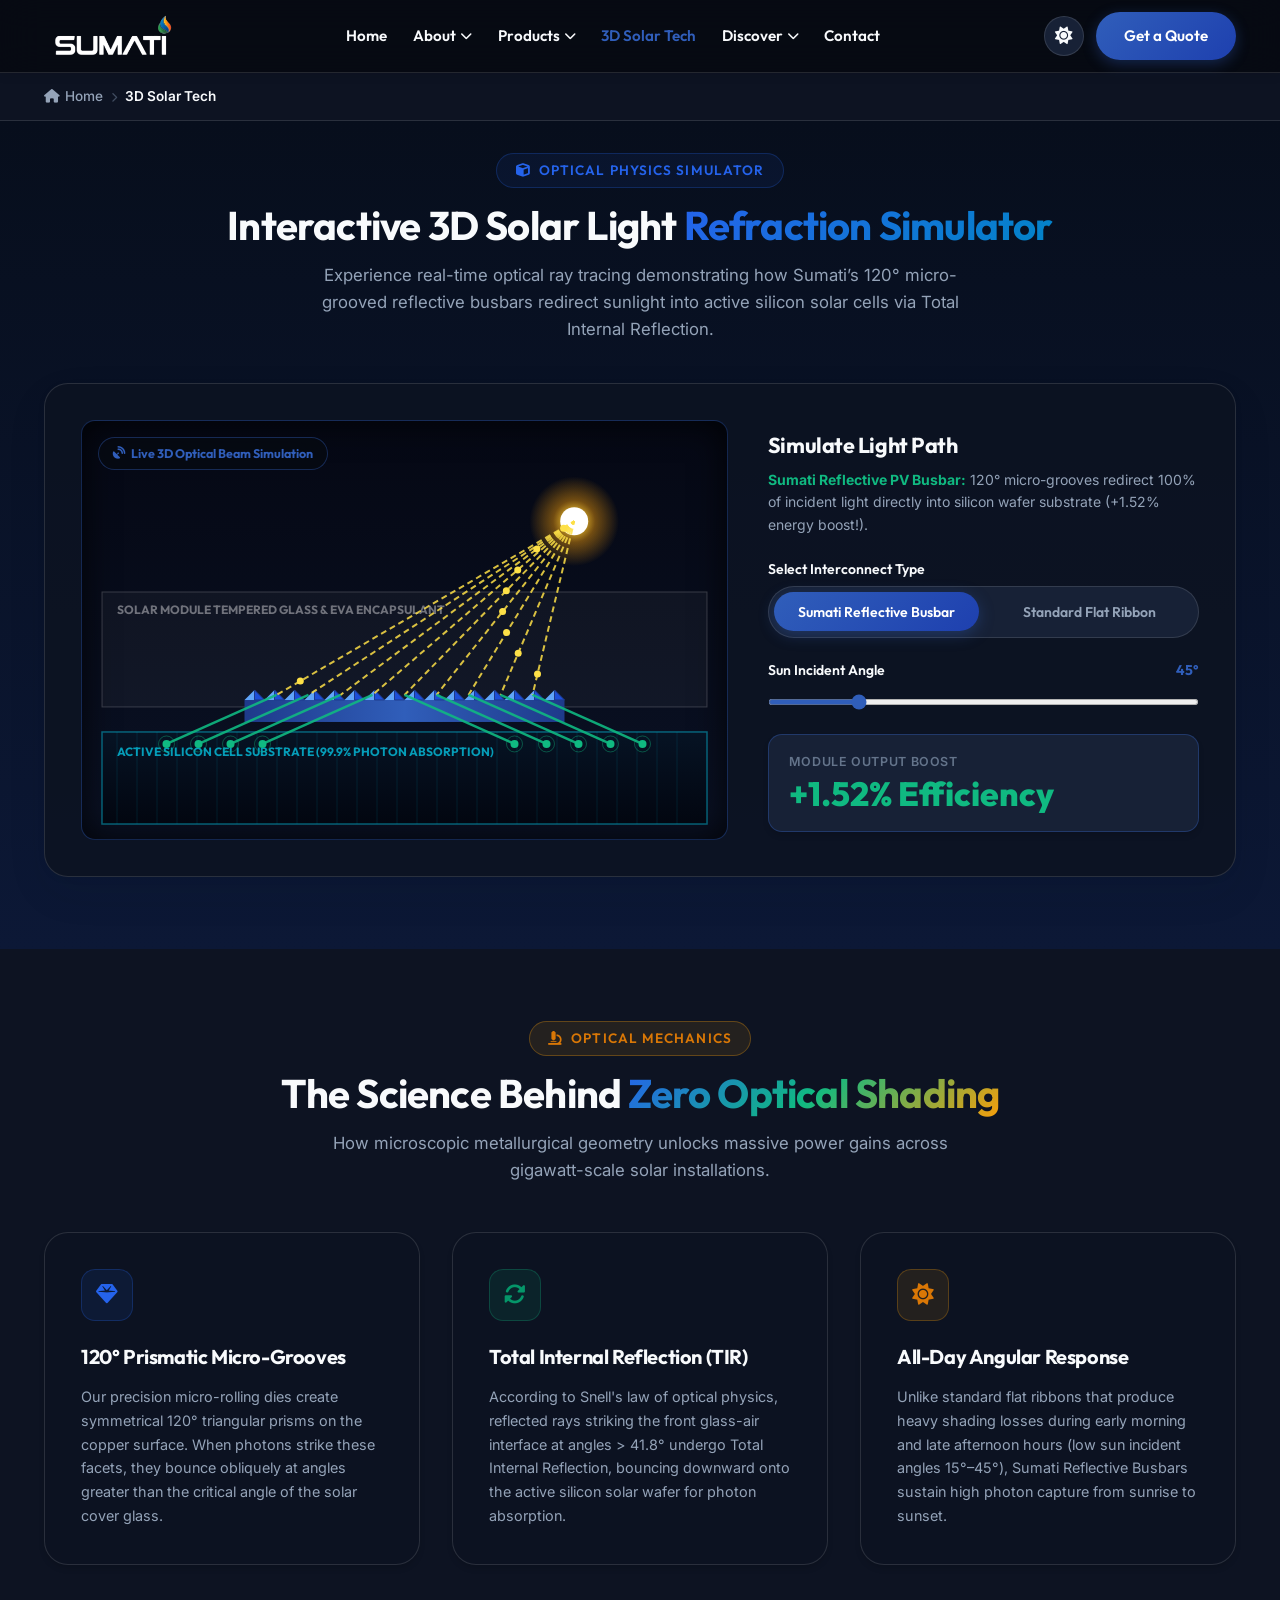
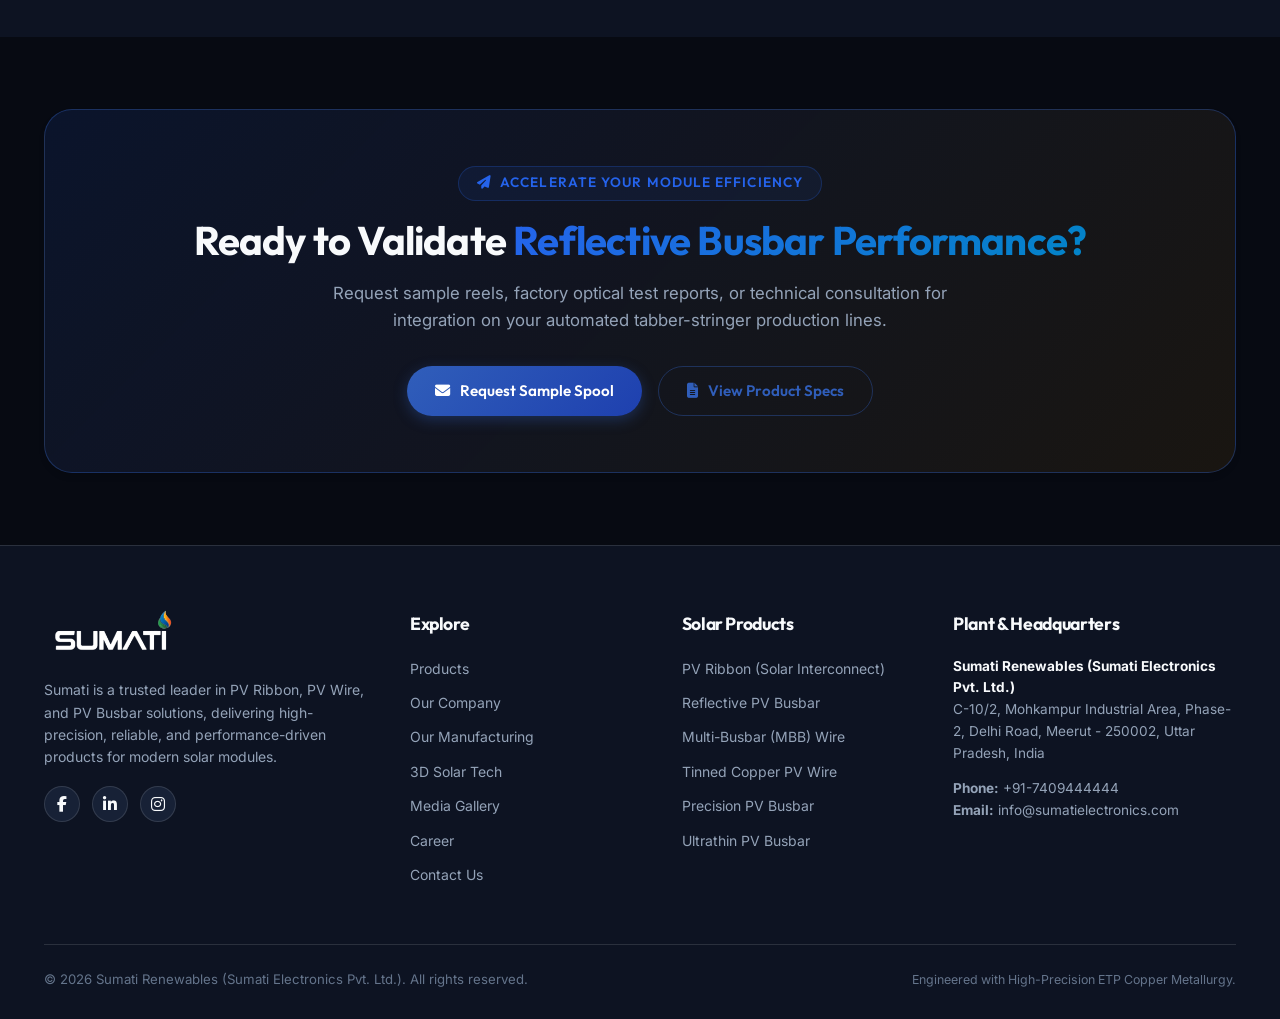
<file: 3d-solar-tech.html>
<!DOCTYPE html>
<html lang="en" data-theme="dark">
<head>
  <meta charset="UTF-8">
  <meta name="viewport" content="width=device-width, initial-scale=1.0">
  <title>3D Solar Tech - Interactive Light Refraction Simulator | Sumati Renewables</title>
  <meta name="description" content="Experience Sumati's interactive 3D solar light refraction simulator. Discover how 120° micro-prismatic reflective busbars redirect 100% of incident light into the silicon cell substrate for up to +1.8% module efficiency gain.">
  <meta name="keywords" content="3D Solar Simulator, Reflective PV Busbar, Optical Light Refraction, Solar Cell Efficiency, Total Internal Reflection, Sumati Renewables">
  <link rel="canonical" href="https://sumatirenewables.com/3d-solar-tech.html">

  <!-- Open Graph -->
  <meta property="og:title" content="3D Solar Tech - Interactive Light Refraction Simulator | Sumati Renewables">
  <meta property="og:description" content="Experience our live 3D optical ray tracing simulation demonstrating light redirection physics on solar cell interconnects.">
  <meta property="og:type" content="website">

  <!-- Fonts & Icons -->
  <link rel="preconnect" href="https://fonts.googleapis.com">
  <link rel="preconnect" href="https://fonts.gstatic.com" crossorigin>
  <link href="https://fonts.googleapis.com/css2?family=Inter:wght@300;400;500;600;700;800&family=Outfit:wght@400;500;600;700;800;900&display=swap" rel="stylesheet">
  <link rel="stylesheet" href="https://cdnjs.cloudflare.com/ajax/libs/font-awesome/6.4.0/css/all.min.css">

  <!-- Stylesheet -->
  <link rel="stylesheet" href="css/styles.css">
</head>
<body>
  <!-- Header Navigation -->
  <header class="header">
    <div class="container nav-wrapper">
      <a href="index.html" class="brand-logo">
        <img src="assets/images/logo_white.png" alt="Sumati Renewables Logo" class="logo-img logo-white">
        <img src="assets/images/logo_blue.png" alt="Sumati Renewables Logo" class="logo-img logo-blue">
      </a>

      <nav class="nav-menu" id="nav-menu">
        <div class="nav-item">
          <a href="index.html" class="nav-link">Home</a>
        </div>

        <div class="nav-item">
          <a href="our-company.html" class="nav-link">About <i class="fas fa-chevron-down" style="font-size: 0.75rem;"></i></a>
          <div class="dropdown-menu">
            <a href="our-company.html" class="dropdown-item">Our Company</a>
            <a href="our-manufacturing.html" class="dropdown-item">Our Manufacturing</a>
          </div>
        </div>

        <div class="nav-item">
          <a href="index.html#products" class="nav-link">Products <i class="fas fa-chevron-down" style="font-size: 0.75rem;"></i></a>
          <div class="dropdown-menu">
            <a href="pv-ribbon.html" class="dropdown-item">PV Ribbon</a>
            <a href="reflective-pv-busbar.html" class="dropdown-item">Reflective PV Busbar</a>
            <a href="multi-busbar-pv-wire.html" class="dropdown-item">Multi-Busbar (MBB) Wire</a>
            <a href="pv-wire.html" class="dropdown-item">PV Wire</a>
            <a href="pv-busbar.html" class="dropdown-item">PV Busbar</a>
            <a href="ultrathin-pv-busbar.html" class="dropdown-item">Ultrathin PV Busbar</a>
          </div>
        </div>

        <div class="nav-item">
          <a href="3d-solar-tech.html" class="nav-link active">3D Solar Tech</a>
        </div>

        <div class="nav-item">
          <a href="gallery.html" class="nav-link">Discover <i class="fas fa-chevron-down" style="font-size: 0.75rem;"></i></a>
          <div class="dropdown-menu">
            <a href="gallery.html" class="dropdown-item">Media & Gallery</a>
            <a href="career.html" class="dropdown-item">Career</a>
          </div>
        </div>

        <div class="nav-item">
          <a href="contact.html" class="nav-link">Contact</a>
        </div>
      </nav>

      <div class="header-actions">
        <button class="theme-toggle-btn" id="theme-toggle-btn" aria-label="Toggle Theme">
          <i class="fas fa-sun"></i>
        </button>
        <a href="contact.html" class="btn btn-primary">Get a Quote</a>
        <button class="mobile-nav-toggle" id="mobile-nav-toggle" aria-label="Toggle Navigation">
          <i class="fas fa-bars"></i>
        </button>
      </div>
    </div>
  </header>

  <!-- Minimalist Breadcrumb -->
  <nav class="page-breadcrumb" aria-label="Breadcrumb">
    <div class="container">
      <ol class="breadcrumb-list">
        <li class="breadcrumb-item">
          <a href="index.html" class="breadcrumb-link"><i class="fas fa-home"></i> Home</a>
        </li>
        <li class="breadcrumb-separator"><i class="fas fa-chevron-right"></i></li>
        <li class="breadcrumb-item active" aria-current="page">3D Solar Tech</li>
      </ol>
    </div>
  </nav>

  <!-- Interactive 3D Solar Light Refraction Simulator Section -->
  <section class="refraction-section section-padding" id="3d-demo" style="padding-top: 1.5rem;">
    <div class="container">
      <div class="text-center" style="margin-bottom: 2.5rem;">
        <span class="section-tag"><i class="fas fa-cube"></i> Optical Physics Simulator</span>
        <h1 class="section-title">Interactive 3D Solar Light <span class="text-gradient">Refraction Simulator</span></h1>
        <p class="section-subtitle">Experience real-time optical ray tracing demonstrating how Sumati’s 120° micro-grooved reflective busbars redirect sunlight into active silicon solar cells via Total Internal Reflection.</p>
      </div>

      <div class="refraction-wrapper">
        <div class="refraction-canvas-container">
          <span class="refraction-canvas-tag"><i class="fas fa-satellite-dish"></i> Live 3D Optical Beam Simulation</span>
          <canvas id="refraction-canvas"></canvas>
        </div>

        <div class="refraction-controls">
          <div>
            <h3 style="font-size: 1.35rem; margin-bottom: 0.4rem;">Simulate Light Path</h3>
            <p id="refraction-status-text" style="font-size: 0.875rem; color: var(--text-muted);">
              <strong style="color: var(--accent-green);">Sumati Reflective PV Busbar:</strong> 120° micro-grooves redirect 100% of incident light directly into silicon wafer substrate (+1.52% energy boost!).
            </p>
          </div>

          <div>
            <label style="font-family: 'Outfit', sans-serif; font-weight: 600; margin-bottom: 0.35rem; display: block; font-size: 0.875rem;">Select Interconnect Type</label>
            <div class="control-switch-group">
              <button class="switch-btn active" id="switch-reflective">Sumati Reflective Busbar</button>
              <button class="switch-btn" id="switch-flat">Standard Flat Ribbon</button>
            </div>
          </div>

          <div>
            <div style="display: flex; justify-content: space-between; align-items: center; margin-bottom: 0.35rem;">
              <label style="font-family: 'Outfit', sans-serif; font-weight: 600; font-size: 0.875rem;">Sun Incident Angle</label>
              <span id="sun-angle-val" style="font-family: 'Outfit', sans-serif; font-weight: 700; color: var(--accent-gold); font-size: 0.875rem;">45°</span>
            </div>
            <input type="range" id="sun-angle-slider" min="15" max="165" value="45" class="calc-range">
          </div>

          <div class="metric-boost-card">
            <div style="font-size: 0.78rem; color: var(--text-subtle); text-transform: uppercase; font-weight: 600; letter-spacing: 0.05em; margin-bottom: 0.15rem;">Module Output Boost</div>
            <div class="metric-boost-val" id="metric-boost-val">+1.52% Efficiency</div>
          </div>
        </div>
      </div>
    </div>
  </section>

  <!-- Deep Optical Science & Engineering Highlights -->
  <section class="section-padding" style="background: var(--bg-secondary);">
    <div class="container">
      <div class="text-center" style="margin-bottom: 3rem;">
        <span class="section-tag section-tag-amber"><i class="fas fa-microscope"></i> Optical Mechanics</span>
        <h2 class="section-title">The Science Behind <span class="text-gradient-flame">Zero Optical Shading</span></h2>
        <p class="section-subtitle">How microscopic metallurgical geometry unlocks massive power gains across gigawatt-scale solar installations.</p>
      </div>

      <div class="about-grid" style="grid-template-columns: repeat(3, 1fr); gap: 2rem;">
        <div class="glass-card" style="padding: 2.25rem; border-radius: var(--radius-lg); position: relative; overflow: hidden;">
          <div style="width: 52px; height: 52px; border-radius: 14px; background: rgba(37, 99, 235, 0.1); border: 1px solid rgba(37, 99, 235, 0.25); color: var(--brand-blue); display: flex; align-items: center; justify-content: center; font-size: 1.35rem; margin-bottom: 1.25rem;">
            <i class="fas fa-gem"></i>
          </div>
          <h3 style="font-size: 1.25rem; margin-bottom: 0.75rem; font-weight: 700;">120° Prismatic Micro-Grooves</h3>
          <p style="color: var(--text-muted); font-size: 0.9rem; line-height: 1.65;">
            Our precision micro-rolling dies create symmetrical 120° triangular prisms on the copper surface. When photons strike these facets, they bounce obliquely at angles greater than the critical angle of the solar cover glass.
          </p>
        </div>

        <div class="glass-card" style="padding: 2.25rem; border-radius: var(--radius-lg); position: relative; overflow: hidden;">
          <div style="width: 52px; height: 52px; border-radius: 14px; background: rgba(16, 185, 129, 0.1); border: 1px solid rgba(16, 185, 129, 0.25); color: #059669; display: flex; align-items: center; justify-content: center; font-size: 1.35rem; margin-bottom: 1.25rem;">
            <i class="fas fa-sync-alt"></i>
          </div>
          <h3 style="font-size: 1.25rem; margin-bottom: 0.75rem; font-weight: 700;">Total Internal Reflection (TIR)</h3>
          <p style="color: var(--text-muted); font-size: 0.9rem; line-height: 1.65;">
            According to Snell's law of optical physics, reflected rays striking the front glass-air interface at angles &gt; 41.8° undergo Total Internal Reflection, bouncing downward onto the active silicon solar wafer for photon absorption.
          </p>
        </div>

        <div class="glass-card" style="padding: 2.25rem; border-radius: var(--radius-lg); position: relative; overflow: hidden;">
          <div style="width: 52px; height: 52px; border-radius: 14px; background: rgba(245, 158, 11, 0.1); border: 1px solid rgba(245, 158, 11, 0.25); color: #d97706; display: flex; align-items: center; justify-content: center; font-size: 1.35rem; margin-bottom: 1.25rem;">
            <i class="fas fa-sun"></i>
          </div>
          <h3 style="font-size: 1.25rem; margin-bottom: 0.75rem; font-weight: 700;">All-Day Angular Response</h3>
          <p style="color: var(--text-muted); font-size: 0.9rem; line-height: 1.65;">
            Unlike standard flat ribbons that produce heavy shading losses during early morning and late afternoon hours (low sun incident angles 15°–45°), Sumati Reflective Busbars sustain high photon capture from sunrise to sunset.
          </p>
        </div>
      </div>
    </div>
  </section>

  <!-- Technical Inquiry Call To Action -->
  <section class="section-padding">
    <div class="container">
      <div class="glass-card" style="padding: 3.5rem 2rem; border-radius: var(--radius-xl); text-align: center; background: linear-gradient(135deg, rgba(37, 99, 235, 0.12) 0%, rgba(245, 158, 11, 0.08) 100%); border: 1px solid var(--border-accent);">
        <span class="section-tag" style="margin-bottom: 1rem;"><i class="fas fa-paper-plane"></i> Accelerate Your Module Efficiency</span>
        <h2 class="section-title" style="margin-bottom: 1rem;">Ready to Validate <span class="text-gradient">Reflective Busbar Performance?</span></h2>
        <p class="section-subtitle" style="max-width: 680px; margin: 0 auto 2rem; color: var(--text-muted);">
          Request sample reels, factory optical test reports, or technical consultation for integration on your automated tabber-stringer production lines.
        </p>
        <div style="display: flex; gap: 1rem; justify-content: center; flex-wrap: wrap;">
          <a href="contact.html" class="btn btn-primary"><i class="fas fa-envelope"></i> Request Sample Spool</a>
          <a href="reflective-pv-busbar.html" class="btn btn-outline"><i class="fas fa-file-alt"></i> View Product Specs</a>
        </div>
      </div>
    </div>
  </section>

  <!-- Footer -->
  <footer class="footer">
    <div class="container">
      <div class="footer-grid">
        <div>
          <a href="index.html" class="brand-logo" style="margin-bottom: 0.85rem;">
            <img src="assets/images/logo_white.png" alt="Sumati Renewables Logo" class="logo-img logo-white">
            <img src="assets/images/logo_blue.png" alt="Sumati Renewables Logo" class="logo-img logo-blue">
          </a>
          <p class="footer-desc">
            Sumati is a trusted leader in PV Ribbon, PV Wire, and PV Busbar solutions, delivering high-precision, reliable, and performance-driven products for modern solar modules.
          </p>
          <div class="social-icon-bar">
            <a href="https://www.facebook.com/SumatiRenewables/" target="_blank" rel="noopener" class="social-icon-link" aria-label="Facebook"><i class="fab fa-facebook-f"></i></a>
            <a href="https://in.linkedin.com/company/sumati-renewables-ltd" target="_blank" rel="noopener" class="social-icon-link" aria-label="LinkedIn"><i class="fab fa-linkedin-in"></i></a>
            <a href="https://www.instagram.com/sumati_renewables_ltd/" target="_blank" rel="noopener" class="social-icon-link" aria-label="Instagram"><i class="fab fa-instagram"></i></a>
          </div>
        </div>

        <div>
          <h4 class="footer-heading">Explore</h4>
          <ul class="footer-links">
            <li><a href="index.html#products">Products</a></li>
            <li><a href="our-company.html">Our Company</a></li>
            <li><a href="our-manufacturing.html">Our Manufacturing</a></li>
            <li><a href="3d-solar-tech.html">3D Solar Tech</a></li>
            <li><a href="gallery.html">Media Gallery</a></li>
            <li><a href="career.html">Career</a></li>
            <li><a href="contact.html">Contact Us</a></li>
          </ul>
        </div>

        <div>
          <h4 class="footer-heading">Solar Products</h4>
          <ul class="footer-links">
            <li><a href="pv-ribbon.html">PV Ribbon (Solar Interconnect)</a></li>
            <li><a href="reflective-pv-busbar.html">Reflective PV Busbar</a></li>
            <li><a href="multi-busbar-pv-wire.html">Multi-Busbar (MBB) Wire</a></li>
            <li><a href="pv-wire.html">Tinned Copper PV Wire</a></li>
            <li><a href="pv-busbar.html">Precision PV Busbar</a></li>
            <li><a href="ultrathin-pv-busbar.html">Ultrathin PV Busbar</a></li>
          </ul>
        </div>

        <div>
          <h4 class="footer-heading">Plant &amp; Headquarters</h4>
          <p style="color: var(--text-muted); font-size: 0.85rem; line-height: 1.6; margin-bottom: 0.85rem;">
            <strong style="color: var(--text-main);">Sumati Renewables (Sumati Electronics Pvt. Ltd.)</strong><br>
            C-10/2, Mohkampur Industrial Area, Phase-2, Delhi Road, Meerut - 250002, Uttar Pradesh, India
          </p>
          <p style="color: var(--text-muted); font-size: 0.85rem; line-height: 1.6;">
            <strong>Phone:</strong> <a href="tel:+917409444444" style="color: var(--text-muted); transition: color 0.2s ease;">+91-7409444444</a><br>
            <strong>Email:</strong> <a href="mailto:info@sumatielectronics.com" style="color: var(--text-muted); transition: color 0.2s ease;">info@sumatielectronics.com</a>
          </p>
        </div>
      </div>

      <div class="footer-bottom">
        <p>&copy; 2026 Sumati Renewables (Sumati Electronics Pvt. Ltd.). All rights reserved.</p>
        <p style="font-size: 0.775rem; color: var(--text-subtle);">Engineered with High-Precision ETP Copper Metallurgy.</p>
      </div>
    </div>
  </footer>

  <!-- Scripts -->
  <script src="js/main.js"></script>
</body>
</html>
</file>
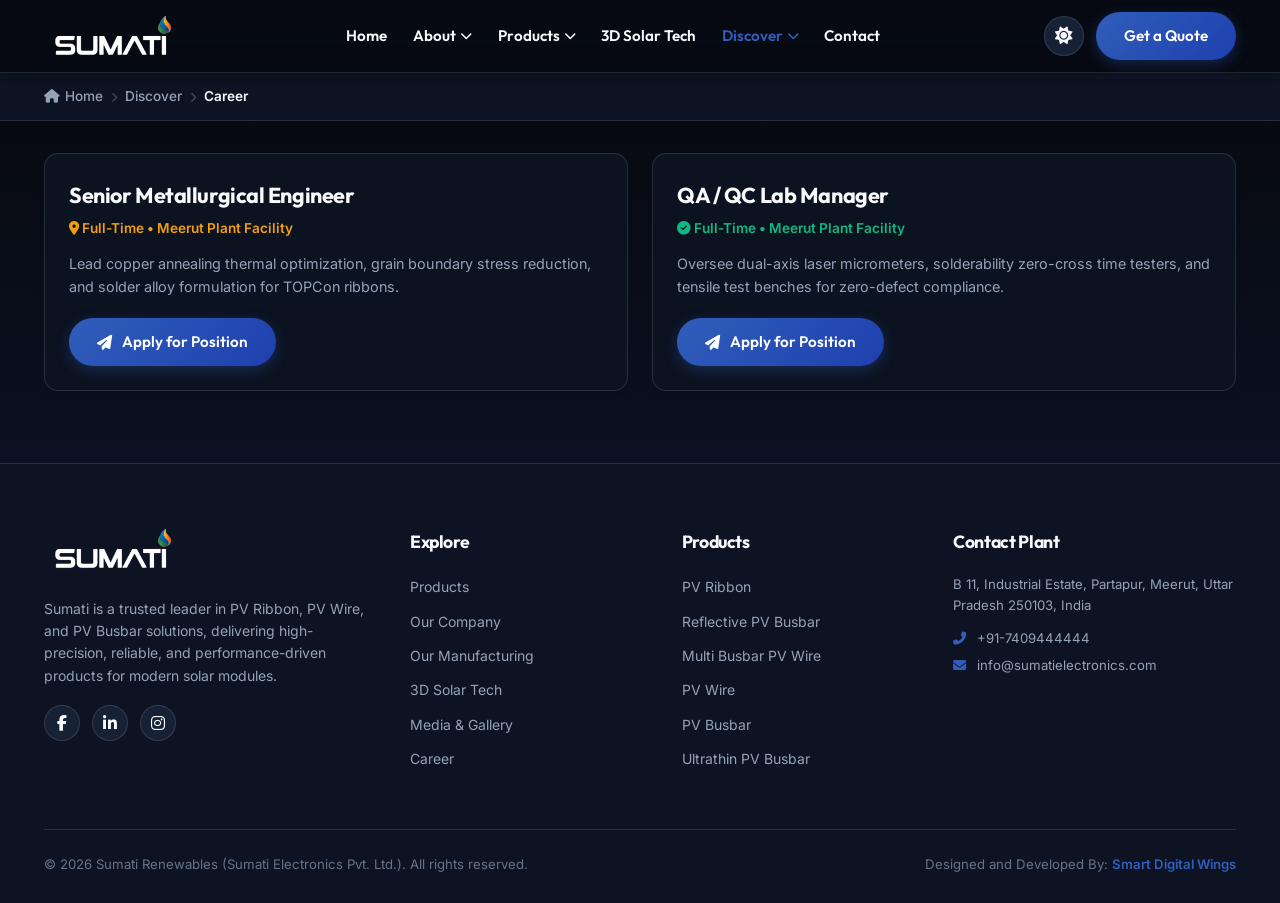
<file: career.html>
<!DOCTYPE html>
<html lang="en" data-theme="dark">
<head>
  <meta charset="UTF-8">
  <meta name="viewport" content="width=device-width, initial-scale=1.0">
  <title>Careers & Opportunities | Sumati Renewables</title>
  
  <meta name="description" content="Join Sumati Renewables team in Meerut - careers in metallurgical engineering, automated wire drawing, and QA optical inspection.">
  
  <link rel="preconnect" href="https://fonts.googleapis.com">
  <link rel="preconnect" href="https://fonts.gstatic.com" crossorigin>
  <link href="https://fonts.googleapis.com/css2?family=Inter:wght@300;400;500;600;700&family=Outfit:wght@400;500;600;700;800;900&display=swap" rel="stylesheet">
  <link rel="stylesheet" href="https://cdnjs.cloudflare.com/ajax/libs/font-awesome/6.4.0/css/all.min.css">
  <link rel="stylesheet" href="css/styles.css">
</head>
<body>

  <!-- Header Navigation -->
  <header class="header">
    <div class="container nav-wrapper">
              <a href="index.html" class="brand-logo">
          <img src="assets/images/logo_white.png" alt="Sumati Renewables Logo" class="logo-img logo-white">
          <img src="assets/images/logo_blue.png" alt="Sumati Renewables Logo" class="logo-img logo-blue">
        </a>

      <nav class="nav-menu" id="nav-menu">
        <div class="nav-item">
          <a href="index.html" class="nav-link">Home</a>
        </div>

        <div class="nav-item">
          <a href="our-company.html" class="nav-link">About <i class="fas fa-chevron-down" style="font-size: 0.75rem;"></i></a>
          <div class="dropdown-menu">
            <a href="our-company.html" class="dropdown-item">Our Company</a>
            <a href="our-manufacturing.html" class="dropdown-item">Our Manufacturing</a>
          </div>
        </div>

        <div class="nav-item">
          <a href="index.html#products" class="nav-link">Products <i class="fas fa-chevron-down" style="font-size: 0.75rem;"></i></a>
          <div class="dropdown-menu">
            <a href="pv-ribbon.html" class="dropdown-item">PV Ribbon</a>
            <a href="reflective-pv-busbar.html" class="dropdown-item">Reflective PV Busbar</a>
            <a href="multi-busbar-pv-wire.html" class="dropdown-item">Multi-Busbar (MBB) Wire</a>
            <a href="pv-wire.html" class="dropdown-item">PV Wire</a>
            <a href="pv-busbar.html" class="dropdown-item">PV Busbar</a>
            <a href="ultrathin-pv-busbar.html" class="dropdown-item">Ultrathin PV Busbar</a>
          </div>
        </div>

        <div class="nav-item">
          <a href="3d-solar-tech.html" class="nav-link">3D Solar Tech</a>
        </div>

        <div class="nav-item">
          <a href="gallery.html" class="nav-link active">Discover <i class="fas fa-chevron-down" style="font-size: 0.75rem;"></i></a>
          <div class="dropdown-menu">
            <a href="gallery.html" class="dropdown-item">Media & Gallery</a>
            <a href="career.html" class="dropdown-item">Career</a>
          </div>
        </div>

        <div class="nav-item">
          <a href="contact.html" class="nav-link">Contact</a>
        </div>
      </nav>

      <div class="header-actions">
        <button class="theme-toggle-btn" id="theme-toggle-btn" aria-label="Toggle Theme">
          <i class="fas fa-sun"></i>
        </button>
        <a href="contact.html" class="btn btn-primary">Get a Quote</a>
        <button class="mobile-nav-toggle" id="mobile-nav-toggle" aria-label="Toggle Navigation">
          <i class="fas fa-bars"></i>
        </button>
      </div>
    </div>
  </header>

  <!-- Minimalist Breadcrumb -->
  <nav class="page-breadcrumb" aria-label="Breadcrumb">
    <div class="container">
      <ol class="breadcrumb-list">
        <li class="breadcrumb-item">
          <a href="index.html" class="breadcrumb-link"><i class="fas fa-home"></i> Home</a>
        </li>
        <li class="breadcrumb-separator"><i class="fas fa-chevron-right"></i></li>
        <li class="breadcrumb-item">Discover</li>
        <li class="breadcrumb-separator"><i class="fas fa-chevron-right"></i></li>
        <li class="breadcrumb-item active" aria-current="page">Career</li>
      </ol>
    </div>
  </nav>

  <!-- Equal Height Careers Cards -->
  <section class="section-padding section-ambient-gallery">
    <div class="container">
      <div class="events-grid">
        
        <div class="event-card glass-card">
          <div>
            <h3 style="font-size: 1.35rem; margin-bottom: 0.35rem;">Senior Metallurgical Engineer</h3>
            <p style="color: var(--brand-amber); font-weight: 600; font-size: 0.85rem; margin-bottom: 0.75rem;"><i class="fas fa-map-marker-alt"></i> Full-Time • Meerut Plant Facility</p>
            <p style="color: var(--text-muted); font-size: 0.9rem; margin-bottom: 1.25rem;">
              Lead copper annealing thermal optimization, grain boundary stress reduction, and solder alloy formulation for TOPCon ribbons.
            </p>
          </div>
          <a href="contact.html" class="btn btn-primary" style="align-self: flex-start;"><i class="fas fa-paper-plane"></i> Apply for Position</a>
        </div>

        <div class="event-card glass-card">
          <div>
            <h3 style="font-size: 1.35rem; margin-bottom: 0.35rem;">QA / QC Lab Manager</h3>
            <p style="color: var(--brand-green); font-weight: 600; font-size: 0.85rem; margin-bottom: 0.75rem;"><i class="fas fa-check-circle"></i> Full-Time • Meerut Plant Facility</p>
            <p style="color: var(--text-muted); font-size: 0.9rem; margin-bottom: 1.25rem;">
              Oversee dual-axis laser micrometers, solderability zero-cross time testers, and tensile test benches for zero-defect compliance.
            </p>
          </div>
          <a href="contact.html" class="btn btn-primary" style="align-self: flex-start;"><i class="fas fa-paper-plane"></i> Apply for Position</a>
        </div>

      </div>
    </div>
  </section>

  <!-- Footer -->
  <footer class="footer">
    <div class="container">
      <div class="footer-grid">
        <div>
                    <a href="index.html" class="brand-logo" style="margin-bottom: 0.85rem;">
            <img src="assets/images/logo_white.png" alt="Sumati Renewables Logo" class="logo-img logo-white">
            <img src="assets/images/logo_blue.png" alt="Sumati Renewables Logo" class="logo-img logo-blue">
          </a>
          <p class="footer-desc">
            Sumati is a trusted leader in PV Ribbon, PV Wire, and PV Busbar solutions, delivering high-precision, reliable, and performance-driven products for modern solar modules.
          </p>
          <div class="social-icon-bar">
            <a href="https://www.facebook.com/SumatiRenewables/" target="_blank" rel="noopener" class="social-icon-link" aria-label="Facebook"><i class="fab fa-facebook-f"></i></a>
            <a href="https://in.linkedin.com/company/sumati-renewables-ltd" target="_blank" rel="noopener" class="social-icon-link" aria-label="LinkedIn"><i class="fab fa-linkedin-in"></i></a>
            <a href="https://www.instagram.com/sumati_renewables_ltd/" target="_blank" rel="noopener" class="social-icon-link" aria-label="Instagram"><i class="fab fa-instagram"></i></a>
          </div>
        </div>

        <div>
          <h4 class="footer-heading">Explore</h4>
          <ul class="footer-links">
            <li><a href="index.html#products">Products</a></li>
            <li><a href="our-company.html">Our Company</a></li>
            <li><a href="our-manufacturing.html">Our Manufacturing</a></li>
            <li><a href="3d-solar-tech.html">3D Solar Tech</a></li>
            <li><a href="gallery.html">Media & Gallery</a></li>
            <li><a href="career.html">Career</a></li>
          </ul>
        </div>

        <div>
          <h4 class="footer-heading">Products</h4>
          <ul class="footer-links">
            <li><a href="pv-ribbon.html">PV Ribbon</a></li>
            <li><a href="reflective-pv-busbar.html">Reflective PV Busbar</a></li>
            <li><a href="multi-busbar-pv-wire.html">Multi Busbar PV Wire</a></li>
            <li><a href="pv-wire.html">PV Wire</a></li>
            <li><a href="pv-busbar.html">PV Busbar</a></li>
            <li><a href="ultrathin-pv-busbar.html">Ultrathin PV Busbar</a></li>
          </ul>
        </div>

        <div>
          <h4 class="footer-heading">Contact Plant</h4>
          <p style="color: var(--text-muted); font-size: 0.825rem; margin-bottom: 0.75rem;">
            B 11, Industrial Estate, Partapur, Meerut, Uttar Pradesh 250103, India
          </p>
          <p style="color: var(--text-muted); font-size: 0.825rem; margin-bottom: 0.35rem;">
            <i class="fas fa-phone-alt" style="color: var(--accent-gold); margin-right: 0.4rem;"></i>
            <a href="tel:+917409444444" style="color: var(--text-muted); transition: color 0.2s ease;">+91-7409444444</a>
          </p>
          <p style="color: var(--text-muted); font-size: 0.825rem;">
            <i class="fas fa-envelope" style="color: var(--accent-gold); margin-right: 0.4rem;"></i>
            <a href="mailto:info@sumatielectronics.com" style="color: var(--text-muted); transition: color 0.2s ease;">info@sumatielectronics.com</a>
          </p>
        </div>
      </div>

      <div class="footer-bottom">
        <div>&copy; 2026 Sumati Renewables (Sumati Electronics Pvt. Ltd.). All rights reserved.</div>
        <div>Designed and Developed By: <a href="https://smartdigitalwings.com/" target="_blank" rel="noopener" style="color: var(--accent-gold); font-weight: 600; transition: color 0.2s ease;">Smart Digital Wings</a></div>
      </div>
    </div>
  </footer>

  <script src="js/main.js"></script>
</body>
</html>
</file>
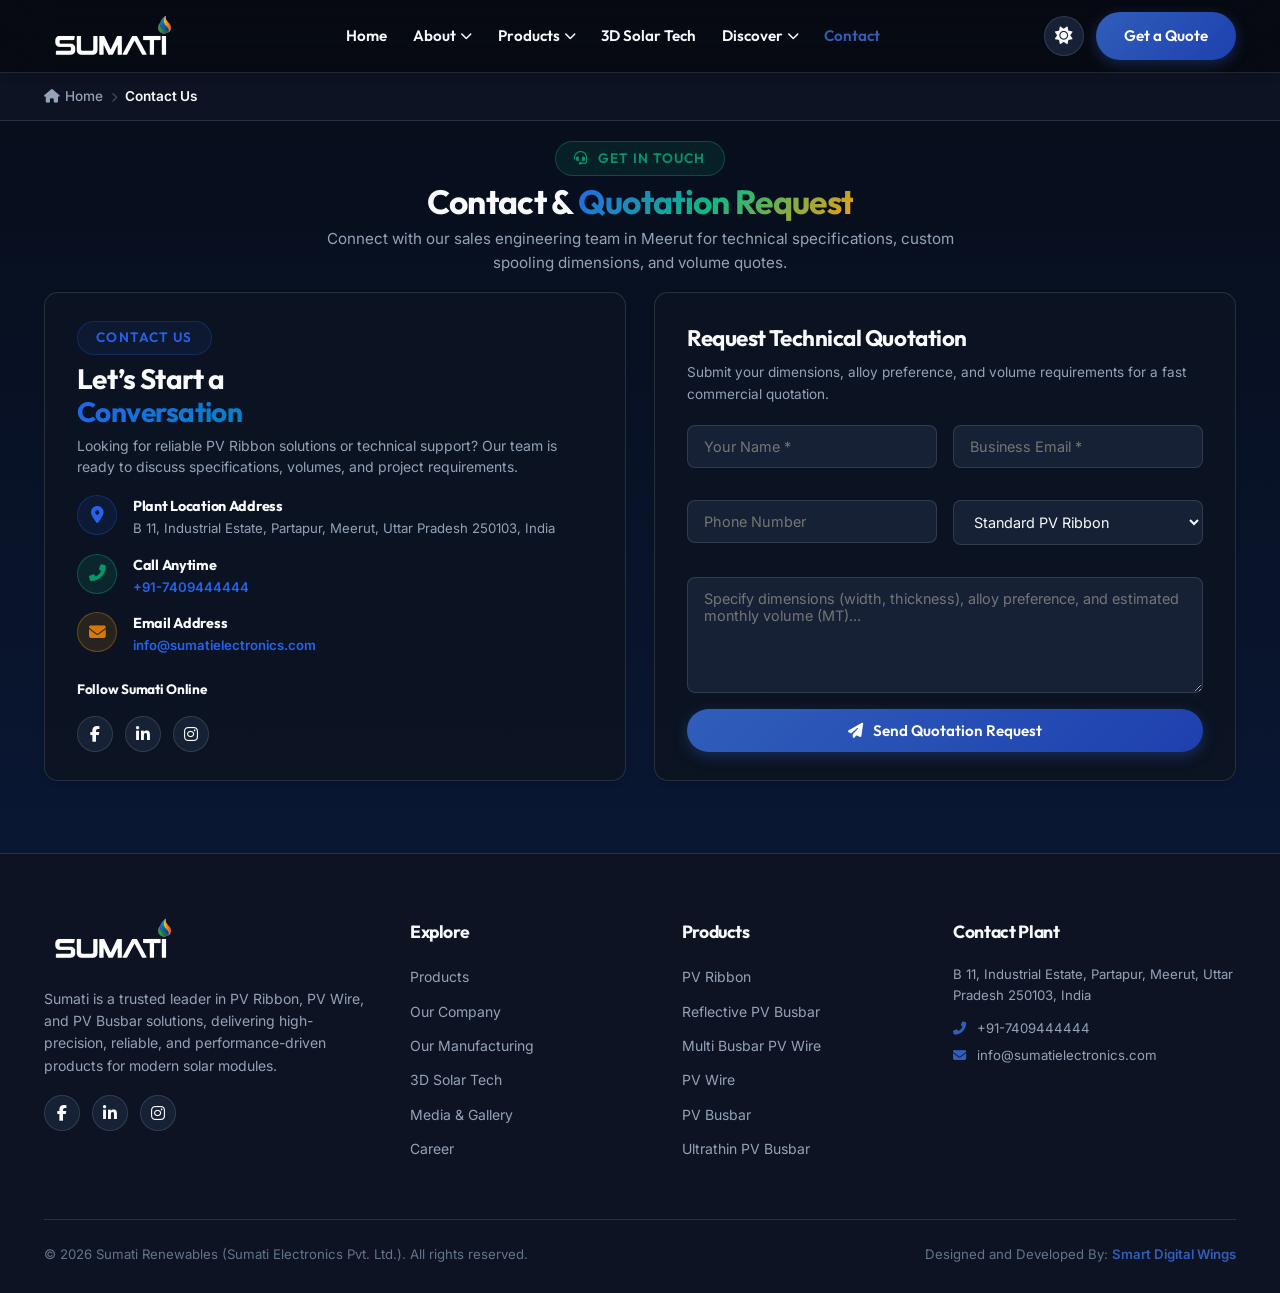
<file: contact.html>
<!DOCTYPE html>
<html lang="en" data-theme="dark">
<head>
  <meta charset="UTF-8">
  <meta name="viewport" content="width=device-width, initial-scale=1.0">
  <title>Contact Us & RFQ | Sumati Renewables</title>
  
  <meta name="description" content="Contact Sumati Renewables plant facility in Partapur, Meerut, UP. Submit RFQ for PV Ribbon, Reflective Busbar, and MBB Wire.">
  
  <link rel="preconnect" href="https://fonts.googleapis.com">
  <link rel="preconnect" href="https://fonts.gstatic.com" crossorigin>
  <link href="https://fonts.googleapis.com/css2?family=Inter:wght@300;400;500;600;700&family=Outfit:wght@400;500;600;700;800;900&display=swap" rel="stylesheet">
  <link rel="stylesheet" href="https://cdnjs.cloudflare.com/ajax/libs/font-awesome/6.4.0/css/all.min.css">
  <link rel="stylesheet" href="css/styles.css">
</head>
<body>

  <!-- Header Navigation -->
  <header class="header">
    <div class="container nav-wrapper">
              <a href="index.html" class="brand-logo">
          <img src="assets/images/logo_white.png" alt="Sumati Renewables Logo" class="logo-img logo-white">
          <img src="assets/images/logo_blue.png" alt="Sumati Renewables Logo" class="logo-img logo-blue">
        </a>

      <nav class="nav-menu" id="nav-menu">
        <div class="nav-item">
          <a href="index.html" class="nav-link">Home</a>
        </div>

        <div class="nav-item">
          <a href="our-company.html" class="nav-link">About <i class="fas fa-chevron-down" style="font-size: 0.75rem;"></i></a>
          <div class="dropdown-menu">
            <a href="our-company.html" class="dropdown-item">Our Company</a>
            <a href="our-manufacturing.html" class="dropdown-item">Our Manufacturing</a>
          </div>
        </div>

        <div class="nav-item">
          <a href="index.html#products" class="nav-link">Products <i class="fas fa-chevron-down" style="font-size: 0.75rem;"></i></a>
          <div class="dropdown-menu">
            <a href="pv-ribbon.html" class="dropdown-item">PV Ribbon</a>
            <a href="reflective-pv-busbar.html" class="dropdown-item">Reflective PV Busbar</a>
            <a href="multi-busbar-pv-wire.html" class="dropdown-item">Multi-Busbar (MBB) Wire</a>
            <a href="pv-wire.html" class="dropdown-item">PV Wire</a>
            <a href="pv-busbar.html" class="dropdown-item">PV Busbar</a>
            <a href="ultrathin-pv-busbar.html" class="dropdown-item">Ultrathin PV Busbar</a>
          </div>
        </div>

        <div class="nav-item">
          <a href="3d-solar-tech.html" class="nav-link">3D Solar Tech</a>
        </div>

        <div class="nav-item">
          <a href="gallery.html" class="nav-link">Discover <i class="fas fa-chevron-down" style="font-size: 0.75rem;"></i></a>
          <div class="dropdown-menu">
            <a href="gallery.html" class="dropdown-item">Media & Gallery</a>
            <a href="career.html" class="dropdown-item">Career</a>
          </div>
        </div>

        <div class="nav-item">
          <a href="contact.html" class="nav-link active">Contact</a>
        </div>
      </nav>

      <div class="header-actions">
        <button class="theme-toggle-btn" id="theme-toggle-btn" aria-label="Toggle Theme">
          <i class="fas fa-sun"></i>
        </button>
        <a href="contact.html" class="btn btn-primary">Get a Quote</a>
        <button class="mobile-nav-toggle" id="mobile-nav-toggle" aria-label="Toggle Navigation">
          <i class="fas fa-bars"></i>
        </button>
      </div>
    </div>
  </header>

  <!-- Minimalist Breadcrumb -->
  <nav class="page-breadcrumb" aria-label="Breadcrumb">
    <div class="container">
      <ol class="breadcrumb-list">
        <li class="breadcrumb-item">
          <a href="index.html" class="breadcrumb-link"><i class="fas fa-home"></i> Home</a>
        </li>
        <li class="breadcrumb-separator"><i class="fas fa-chevron-right"></i></li>
        <li class="breadcrumb-item active" aria-current="page">Contact Us</li>
      </ol>
    </div>
  </nav>

  <!-- Symmetrical Contact & RFQ Grid -->
  <section class="contact section-padding" style="padding-top: 1.25rem !important;">
    <div class="container">
      <div class="text-center" style="margin-bottom: 1rem;">
        <span class="section-tag section-tag-green" style="margin-bottom: 0.35rem;"><i class="fas fa-headset"></i> Get In Touch</span>
        <h1 class="section-title" style="margin-bottom: 0.35rem; font-size: 2.1rem;">Contact &amp; <span class="text-gradient-flame">Quotation Request</span></h1>
        <p class="section-subtitle" style="margin: 0 auto 0.85rem; max-width: 650px; font-size: 0.95rem;">Connect with our sales engineering team in Meerut for technical specifications, custom spooling dimensions, and volume quotes.</p>
      </div>

      <div class="contact-grid" style="gap: 1.75rem;">
        <!-- Contact Details Card -->
        <div class="contact-info-card glass-card" style="padding: 1.75rem 2rem;">
          <div>
            <span class="section-tag" style="margin-bottom: 0.4rem;">Contact Us</span>
            <h2 class="section-title" style="font-size: 1.75rem; margin-bottom: 0.4rem; line-height: 1.2;">Let’s Start a <br><span class="text-gradient">Conversation</span></h2>
            <p style="color: var(--text-muted); margin-bottom: 1.1rem; font-size: 0.875rem; line-height: 1.5;">
              Looking for reliable PV Ribbon solutions or technical support? Our team is ready to discuss specifications, volumes, and project requirements.
            </p>

            <div class="contact-detail-item" style="margin-bottom: 0.9rem;">
              <div class="contact-icon icon-blue"><i class="fas fa-map-marker-alt"></i></div>
              <div>
                <h4 style="font-size: 0.9rem; font-weight: 700;">Plant Location Address</h4>
                <p style="font-size: 0.825rem; color: var(--text-muted);">B 11, Industrial Estate, Partapur, Meerut, Uttar Pradesh 250103, India</p>
              </div>
            </div>

            <div class="contact-detail-item" style="margin-bottom: 0.9rem;">
              <div class="contact-icon icon-green"><i class="fas fa-phone-alt"></i></div>
              <div>
                <h4 style="font-size: 0.9rem; font-weight: 700;">Call Anytime</h4>
                <p style="font-size: 0.825rem; color: var(--text-muted);"><a href="tel:+917409444444" style="color: var(--brand-blue); font-weight: 600;">+91-7409444444</a></p>
              </div>
            </div>

            <div class="contact-detail-item" style="margin-bottom: 0.9rem;">
              <div class="contact-icon icon-amber"><i class="fas fa-envelope"></i></div>
              <div>
                <h4 style="font-size: 0.9rem; font-weight: 700;">Email Address</h4>
                <p style="font-size: 0.825rem; color: var(--text-muted);"><a href="mailto:info@sumatielectronics.com" style="color: var(--brand-blue); font-weight: 600;">info@sumatielectronics.com</a></p>
              </div>
            </div>
          </div>

          <div style="margin-top: 0.5rem;">
            <h4 style="font-size: 0.85rem; font-weight: 700; margin-bottom: 0.4rem;">Follow Sumati Online</h4>
            <div class="social-icon-bar">
              <a href="https://www.facebook.com/SumatiRenewables/" target="_blank" rel="noopener" class="social-icon-link" aria-label="Facebook"><i class="fab fa-facebook-f"></i></a>
              <a href="https://in.linkedin.com/company/sumati-renewables-ltd" target="_blank" rel="noopener" class="social-icon-link" aria-label="LinkedIn"><i class="fab fa-linkedin-in"></i></a>
              <a href="https://www.instagram.com/sumati_renewables_ltd/" target="_blank" rel="noopener" class="social-icon-link" aria-label="Instagram"><i class="fab fa-instagram"></i></a>
            </div>
          </div>
        </div>

        <!-- RFQ Form Card -->
        <div class="rfq-form-card glass-card" style="padding: 1.75rem 2rem;">
          <h3 style="font-size: 1.4rem; margin-bottom: 0.35rem;">Request Technical Quotation</h3>
          <p style="color: var(--text-muted); font-size: 0.85rem; margin-bottom: 1.25rem;">
            Submit your dimensions, alloy preference, and volume requirements for a fast commercial quotation.
          </p>
          
          <form id="rfq-form">
            <div class="form-row">
              <div class="form-group">
                <input type="text" id="rfq-name" required placeholder="Your Name *" class="form-control">
              </div>
              <div class="form-group">
                <input type="email" id="rfq-email" required placeholder="Business Email *" class="form-control">
              </div>
            </div>

            <div class="form-row">
              <div class="form-group">
                <input type="text" id="rfq-phone" placeholder="Phone Number" class="form-control">
              </div>
              <div class="form-group">
                <select id="rfq-product" class="form-control">
                  <option value="PV Ribbon">Standard PV Ribbon</option>
                  <option value="Reflective PV Busbar">Reflective PV Busbar</option>
                  <option value="Multi-Busbar Wire">Multi-Busbar (MBB) Wire</option>
                  <option value="Tinned Copper PV Wire">Tinned Copper PV Wire</option>
                  <option value="PV Busbar">Precision PV Busbar</option>
                  <option value="Ultrathin PV Busbar">Ultrathin PV Busbar</option>
                </select>
              </div>
            </div>

            <div class="form-group">
              <textarea id="rfq-message" placeholder="Specify dimensions (width, thickness), alloy preference, and estimated monthly volume (MT)..." class="form-control"></textarea>
            </div>

            <button type="submit" class="btn btn-primary" style="width: 100%;">
              <i class="fas fa-paper-plane"></i> Send Quotation Request
            </button>
          </form>
        </div>
      </div>
    </div>
  </section>

  <!-- Quote Confirmation Modal -->
  <div class="modal-overlay" id="quote-modal">
    <div class="modal-card" style="text-align: center; max-width: 440px;">
      <div style="width: 52px; height: 52px; border-radius: 50%; background: rgba(16, 185, 129, 0.2); color: var(--accent-green); display: flex; align-items: center; justify-content: center; font-size: 1.6rem; margin: 0 auto 1rem;">
        <i class="fas fa-check-circle"></i>
      </div>
      <h3 style="font-size: 1.5rem; margin-bottom: 0.5rem;">Quote Request Received!</h3>
      <p style="color: var(--text-muted); margin-bottom: 1.1rem;">
        Thank you <strong id="quote-modal-name" style="color: var(--text-main);">Client</strong>. Our sales engineering team has received your quotation request for <strong id="quote-modal-product" style="color: var(--accent-gold);">Product</strong>. We will get back to you within 24 hours.
      </p>
      <button class="btn btn-primary" id="quote-modal-close" style="width: 100%;">Close</button>
    </div>
  </div>

  <!-- Footer -->
  <footer class="footer">
    <div class="container">
      <div class="footer-grid">
        <div>
                    <a href="index.html" class="brand-logo" style="margin-bottom: 0.85rem;">
            <img src="assets/images/logo_white.png" alt="Sumati Renewables Logo" class="logo-img logo-white">
            <img src="assets/images/logo_blue.png" alt="Sumati Renewables Logo" class="logo-img logo-blue">
          </a>
          <p class="footer-desc">
            Sumati is a trusted leader in PV Ribbon, PV Wire, and PV Busbar solutions, delivering high-precision, reliable, and performance-driven products for modern solar modules.
          </p>
          <div class="social-icon-bar">
            <a href="https://www.facebook.com/SumatiRenewables/" target="_blank" rel="noopener" class="social-icon-link" aria-label="Facebook"><i class="fab fa-facebook-f"></i></a>
            <a href="https://in.linkedin.com/company/sumati-renewables-ltd" target="_blank" rel="noopener" class="social-icon-link" aria-label="LinkedIn"><i class="fab fa-linkedin-in"></i></a>
            <a href="https://www.instagram.com/sumati_renewables_ltd/" target="_blank" rel="noopener" class="social-icon-link" aria-label="Instagram"><i class="fab fa-instagram"></i></a>
          </div>
        </div>

        <div>
          <h4 class="footer-heading">Explore</h4>
          <ul class="footer-links">
            <li><a href="index.html#products">Products</a></li>
            <li><a href="our-company.html">Our Company</a></li>
            <li><a href="our-manufacturing.html">Our Manufacturing</a></li>
            <li><a href="3d-solar-tech.html">3D Solar Tech</a></li>
            <li><a href="gallery.html">Media & Gallery</a></li>
            <li><a href="career.html">Career</a></li>
          </ul>
        </div>

        <div>
          <h4 class="footer-heading">Products</h4>
          <ul class="footer-links">
            <li><a href="pv-ribbon.html">PV Ribbon</a></li>
            <li><a href="reflective-pv-busbar.html">Reflective PV Busbar</a></li>
            <li><a href="multi-busbar-pv-wire.html">Multi Busbar PV Wire</a></li>
            <li><a href="pv-wire.html">PV Wire</a></li>
            <li><a href="pv-busbar.html">PV Busbar</a></li>
            <li><a href="ultrathin-pv-busbar.html">Ultrathin PV Busbar</a></li>
          </ul>
        </div>

        <div>
          <h4 class="footer-heading">Contact Plant</h4>
          <p style="color: var(--text-muted); font-size: 0.825rem; margin-bottom: 0.75rem;">
            B 11, Industrial Estate, Partapur, Meerut, Uttar Pradesh 250103, India
          </p>
          <p style="color: var(--text-muted); font-size: 0.825rem; margin-bottom: 0.35rem;">
            <i class="fas fa-phone-alt" style="color: var(--accent-gold); margin-right: 0.4rem;"></i>
            <a href="tel:+917409444444" style="color: var(--text-muted); transition: color 0.2s ease;">+91-7409444444</a>
          </p>
          <p style="color: var(--text-muted); font-size: 0.825rem;">
            <i class="fas fa-envelope" style="color: var(--accent-gold); margin-right: 0.4rem;"></i>
            <a href="mailto:info@sumatielectronics.com" style="color: var(--text-muted); transition: color 0.2s ease;">info@sumatielectronics.com</a>
          </p>
        </div>
      </div>

      <div class="footer-bottom">
        <div>&copy; 2026 Sumati Renewables (Sumati Electronics Pvt. Ltd.). All rights reserved.</div>
        <div>Designed and Developed By: <a href="https://smartdigitalwings.com/" target="_blank" rel="noopener" style="color: var(--accent-gold); font-weight: 600; transition: color 0.2s ease;">Smart Digital Wings</a></div>
      </div>
    </div>
  </footer>

  <script src="js/main.js"></script>
</body>
</html>
</file>
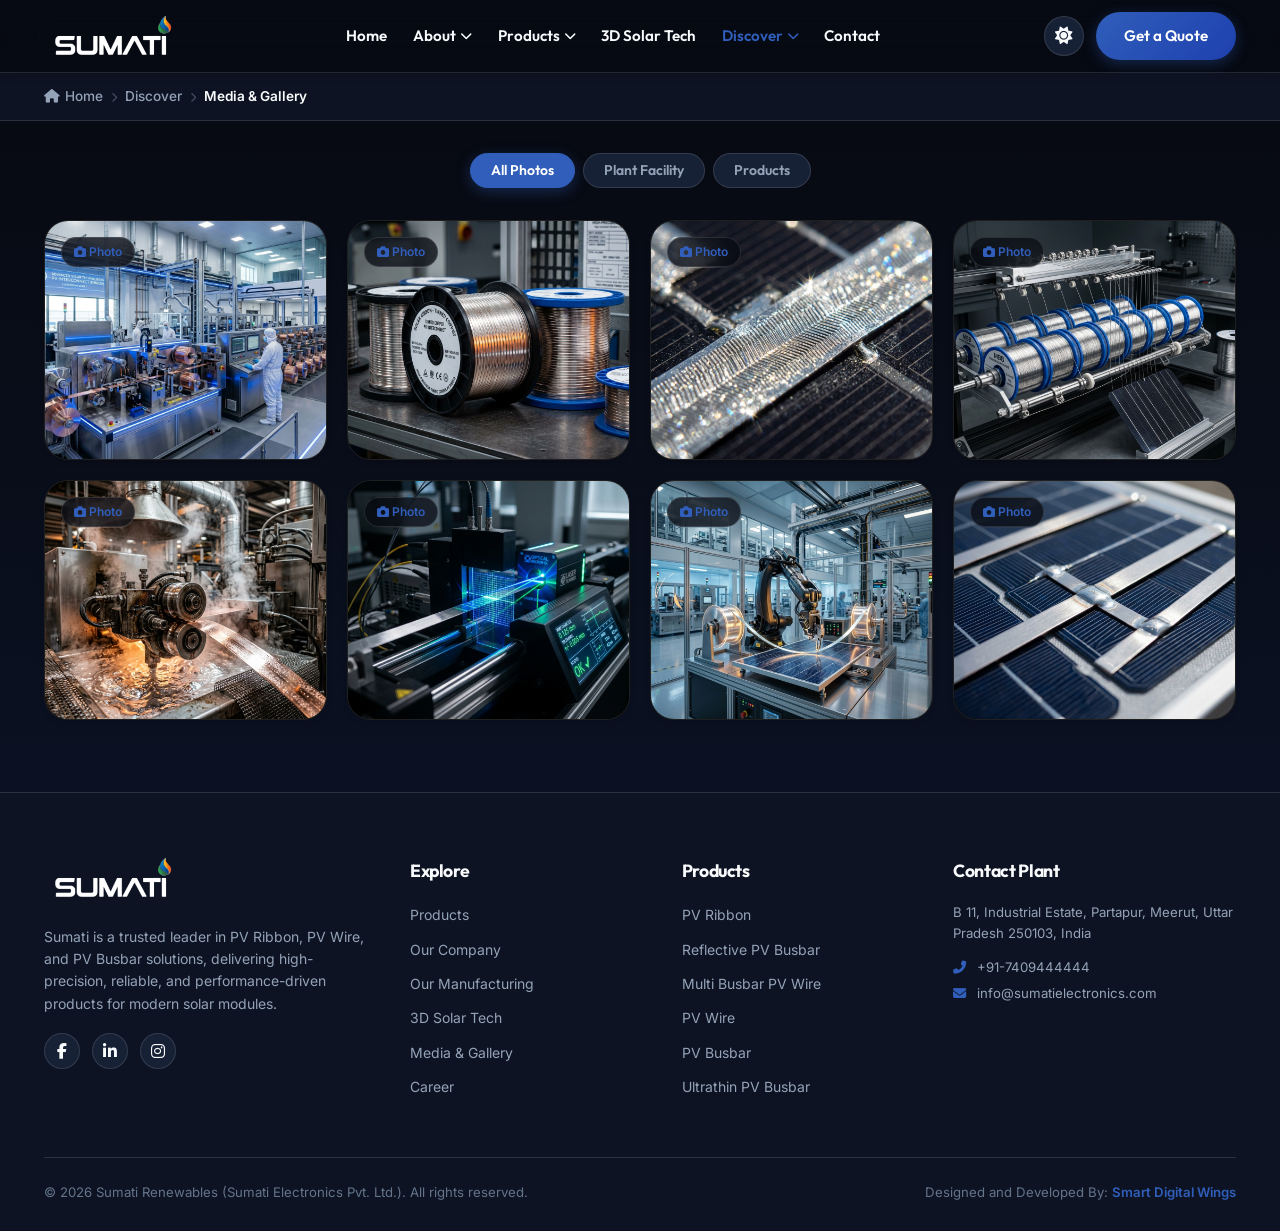
<file: gallery.html>
<!DOCTYPE html>
<html lang="en" data-theme="dark">
<head>
  <meta charset="UTF-8">
  <meta name="viewport" content="width=device-width, initial-scale=1.0">
  <title>Media Showcase & Gallery | Sumati Renewables</title>
  
  <meta name="description" content="Explore HD plant tour videos, automated wire drawing machinery, and product photo gallery of Sumati Renewables, Meerut.">
  
  <link rel="preconnect" href="https://fonts.googleapis.com">
  <link rel="preconnect" href="https://fonts.gstatic.com" crossorigin>
  <link href="https://fonts.googleapis.com/css2?family=Inter:wght@300;400;500;600;700&family=Outfit:wght@400;500;600;700;800;900&display=swap" rel="stylesheet">
  <link rel="stylesheet" href="https://cdnjs.cloudflare.com/ajax/libs/font-awesome/6.4.0/css/all.min.css">
  <link rel="stylesheet" href="css/styles.css">
</head>
<body>

  <!-- Header Navigation -->
  <header class="header">
    <div class="container nav-wrapper">
              <a href="index.html" class="brand-logo">
          <img src="assets/images/logo_white.png" alt="Sumati Renewables Logo" class="logo-img logo-white">
          <img src="assets/images/logo_blue.png" alt="Sumati Renewables Logo" class="logo-img logo-blue">
        </a>

      <nav class="nav-menu" id="nav-menu">
        <div class="nav-item">
          <a href="index.html" class="nav-link">Home</a>
        </div>

        <div class="nav-item">
          <a href="our-company.html" class="nav-link">About <i class="fas fa-chevron-down" style="font-size: 0.75rem;"></i></a>
          <div class="dropdown-menu">
            <a href="our-company.html" class="dropdown-item">Our Company</a>
            <a href="our-manufacturing.html" class="dropdown-item">Our Manufacturing</a>
          </div>
        </div>

        <div class="nav-item">
          <a href="index.html#products" class="nav-link">Products <i class="fas fa-chevron-down" style="font-size: 0.75rem;"></i></a>
          <div class="dropdown-menu">
            <a href="pv-ribbon.html" class="dropdown-item">PV Ribbon</a>
            <a href="reflective-pv-busbar.html" class="dropdown-item">Reflective PV Busbar</a>
            <a href="multi-busbar-pv-wire.html" class="dropdown-item">Multi-Busbar (MBB) Wire</a>
            <a href="pv-wire.html" class="dropdown-item">PV Wire</a>
            <a href="pv-busbar.html" class="dropdown-item">PV Busbar</a>
            <a href="ultrathin-pv-busbar.html" class="dropdown-item">Ultrathin PV Busbar</a>
          </div>
        </div>

        <div class="nav-item">
          <a href="3d-solar-tech.html" class="nav-link">3D Solar Tech</a>
        </div>

        <div class="nav-item">
          <a href="gallery.html" class="nav-link active">Discover <i class="fas fa-chevron-down" style="font-size: 0.75rem;"></i></a>
          <div class="dropdown-menu">
            <a href="gallery.html" class="dropdown-item">Media & Gallery</a>
            <a href="career.html" class="dropdown-item">Career</a>
          </div>
        </div>

        <div class="nav-item">
          <a href="contact.html" class="nav-link">Contact</a>
        </div>
      </nav>

      <div class="header-actions">
        <button class="theme-toggle-btn" id="theme-toggle-btn" aria-label="Toggle Theme">
          <i class="fas fa-sun"></i>
        </button>
        <a href="contact.html" class="btn btn-primary">Get a Quote</a>
        <button class="mobile-nav-toggle" id="mobile-nav-toggle" aria-label="Toggle Navigation">
          <i class="fas fa-bars"></i>
        </button>
      </div>
    </div>
  </header>

  <!-- Minimalist Breadcrumb -->
  <nav class="page-breadcrumb" aria-label="Breadcrumb">
    <div class="container">
      <ol class="breadcrumb-list">
        <li class="breadcrumb-item">
          <a href="index.html" class="breadcrumb-link"><i class="fas fa-home"></i> Home</a>
        </li>
        <li class="breadcrumb-separator"><i class="fas fa-chevron-right"></i></li>
        <li class="breadcrumb-item">Discover</li>
        <li class="breadcrumb-separator"><i class="fas fa-chevron-right"></i></li>
        <li class="breadcrumb-item active" aria-current="page">Media & Gallery</li>
      </ol>
    </div>
  </nav>

  <!-- Interactive Gallery Grid -->
  <section class="section-padding section-ambient-gallery">
    <div class="container">
      
      <div class="gallery-filter-bar">
        <button class="gallery-filter-btn active" data-filter="all">All Photos</button>
        <button class="gallery-filter-btn" data-filter="facility">Plant Facility</button>
        <button class="gallery-filter-btn" data-filter="products">Products</button>
      </div>

      <div class="gallery-grid" id="gallery-grid">
        
        <!-- Item 1: Integrated Plant Facility -->
        <div class="gallery-card glass-card" data-category="facility" data-type="image" data-src="assets/images/factory_facility.jpg" data-title="Integrated Manufacturing Plant Facility" data-desc="Automated wire drawing, annealing, and hot-dip tinning at Partapur, Meerut.">
          <img src="assets/images/factory_facility.jpg" alt="Integrated Plant Facility">
          <span class="gallery-media-badge"><i class="fas fa-camera"></i> Photo</span>
          <div class="gallery-overlay">
            <div class="gallery-play-icon"><i class="fas fa-search-plus"></i></div>
          </div>
        </div>

        <!-- Item 2: PV Ribbon Spool Array -->
        <div class="gallery-card glass-card" data-category="products" data-type="image" data-src="assets/images/pv_ribbon_product.jpg" data-title="Precision Tinned Copper Spool Array" data-desc="DIN160 and DIN200 tension-controlled spools ready for packaging.">
          <img src="assets/images/pv_ribbon_product.jpg" alt="Precision Spool Reel Array">
          <span class="gallery-media-badge"><i class="fas fa-camera"></i> Photo</span>
          <div class="gallery-overlay">
            <div class="gallery-play-icon"><i class="fas fa-search-plus"></i></div>
          </div>
        </div>

        <!-- Item 3: Reflective PV Busbar Texture -->
        <div class="gallery-card glass-card" data-category="products" data-type="image" data-src="assets/images/reflective_busbar_product.jpg" data-title="Micro-Grooved Prismatic Texture" data-desc="Patented triangular micro-grooves redirecting light back to solar cell substrate.">
          <img src="assets/images/reflective_busbar_product.jpg" alt="Reflective PV Busbar Texture">
          <span class="gallery-media-badge"><i class="fas fa-camera"></i> Photo</span>
          <div class="gallery-overlay">
            <div class="gallery-play-icon"><i class="fas fa-search-plus"></i></div>
          </div>
        </div>

        <!-- Item 4: Multi-Busbar Micro Wire -->
        <div class="gallery-card glass-card" data-category="products" data-type="image" data-src="assets/images/multi_busbar_wire.jpg" data-title="Multi-Busbar Micro Round Wire" data-desc="0.22mm - 0.40mm ultra-fine tinned wire engineered for 9BB to 16BB modules.">
          <img src="assets/images/multi_busbar_wire.jpg" alt="Multi-Busbar MBB Wire">
          <span class="gallery-media-badge"><i class="fas fa-camera"></i> Photo</span>
          <div class="gallery-overlay">
            <div class="gallery-play-icon"><i class="fas fa-search-plus"></i></div>
          </div>
        </div>

        <!-- Item 5: Continuous Hot-Dip Tinning -->
        <div class="gallery-card glass-card" data-category="facility" data-type="image" data-src="assets/images/hot_dip_tinning.jpg" data-title="Continuous Hot-Dip Tinning Process" data-desc="10-30µm uniform solder coating application on high-purity ETP copper.">
          <img src="assets/images/hot_dip_tinning.jpg" alt="Continuous Hot-Dip Tinning Process">
          <span class="gallery-media-badge"><i class="fas fa-camera"></i> Photo</span>
          <div class="gallery-overlay">
            <div class="gallery-play-icon"><i class="fas fa-search-plus"></i></div>
          </div>
        </div>

        <!-- Item 6: Laser Optical Micrometer Inspection -->
        <div class="gallery-card glass-card" data-category="facility" data-type="image" data-src="assets/images/laser_micrometer_inspection.jpg" data-title="Dual-Axis Laser Micrometer Quality Control" data-desc="Real-time in-line dimension monitoring for ±0.005mm width and thickness tolerance.">
          <img src="assets/images/laser_micrometer_inspection.jpg" alt="Laser Optical Inspection">
          <span class="gallery-media-badge"><i class="fas fa-camera"></i> Photo</span>
          <div class="gallery-overlay">
            <div class="gallery-play-icon"><i class="fas fa-search-plus"></i></div>
          </div>
        </div>

        <!-- Item 7: Cleanroom Robotics Facility -->
        <div class="gallery-card glass-card" data-category="facility" data-type="image" data-src="assets/images/about_company.jpg" data-title="Automated Cleanroom Robotics" data-desc="Class 10,000 cleanroom environment for precision solar ribbon production.">
          <img src="assets/images/about_company.jpg" alt="Automated Cleanroom Robotics">
          <span class="gallery-media-badge"><i class="fas fa-camera"></i> Photo</span>
          <div class="gallery-overlay">
            <div class="gallery-play-icon"><i class="fas fa-search-plus"></i></div>
          </div>
        </div>

        <!-- Item 8: Precision PV Busbar Matrix -->
        <div class="gallery-card glass-card" data-category="products" data-type="image" data-src="assets/images/pv_busbar_product.jpg" data-title="Precision PV Busbar Matrix" data-desc="Heavy-duty current collection busbars soldered across solar cell strings.">
          <img src="assets/images/pv_busbar_product.jpg" alt="Precision PV Busbar Matrix">
          <span class="gallery-media-badge"><i class="fas fa-camera"></i> Photo</span>
          <div class="gallery-overlay">
            <div class="gallery-play-icon"><i class="fas fa-search-plus"></i></div>
          </div>
        </div>

      </div>
    </div>
  </section>

  <!-- Full-Screen Gallery Lightbox Modal -->
  <div class="lightbox-overlay" id="gallery-lightbox">
    <div class="lightbox-container">
      <button class="lightbox-close-btn" id="lightbox-close" aria-label="Close Lightbox">&times;</button>
      <button class="lightbox-nav-btn prev-btn" id="lightbox-prev" aria-label="Previous Media"><i class="fas fa-chevron-left"></i></button>
      <button class="lightbox-nav-btn next-btn" id="lightbox-next" aria-label="Next Media"><i class="fas fa-chevron-right"></i></button>
      
      <div class="lightbox-media-wrapper" id="lightbox-media-wrapper">
        <!-- Media content injected via JS -->
      </div>

      <div class="lightbox-caption-bar">
        <div class="lightbox-counter" id="lightbox-counter">1 / 8</div>
      </div>
    </div>
  </div>

  <!-- Footer -->
  <footer class="footer">
    <div class="container">
      <div class="footer-grid">
        <div>
                    <a href="index.html" class="brand-logo" style="margin-bottom: 0.85rem;">
            <img src="assets/images/logo_white.png" alt="Sumati Renewables Logo" class="logo-img logo-white">
            <img src="assets/images/logo_blue.png" alt="Sumati Renewables Logo" class="logo-img logo-blue">
          </a>
          <p class="footer-desc">
            Sumati is a trusted leader in PV Ribbon, PV Wire, and PV Busbar solutions, delivering high-precision, reliable, and performance-driven products for modern solar modules.
          </p>
          <div class="social-icon-bar">
            <a href="https://www.facebook.com/SumatiRenewables/" target="_blank" rel="noopener" class="social-icon-link" aria-label="Facebook"><i class="fab fa-facebook-f"></i></a>
            <a href="https://in.linkedin.com/company/sumati-renewables-ltd" target="_blank" rel="noopener" class="social-icon-link" aria-label="LinkedIn"><i class="fab fa-linkedin-in"></i></a>
            <a href="https://www.instagram.com/sumati_renewables_ltd/" target="_blank" rel="noopener" class="social-icon-link" aria-label="Instagram"><i class="fab fa-instagram"></i></a>
          </div>
        </div>

        <div>
          <h4 class="footer-heading">Explore</h4>
          <ul class="footer-links">
            <li><a href="index.html#products">Products</a></li>
            <li><a href="our-company.html">Our Company</a></li>
            <li><a href="our-manufacturing.html">Our Manufacturing</a></li>
            <li><a href="3d-solar-tech.html">3D Solar Tech</a></li>
            <li><a href="gallery.html">Media & Gallery</a></li>
            <li><a href="career.html">Career</a></li>
          </ul>
        </div>

        <div>
          <h4 class="footer-heading">Products</h4>
          <ul class="footer-links">
            <li><a href="pv-ribbon.html">PV Ribbon</a></li>
            <li><a href="reflective-pv-busbar.html">Reflective PV Busbar</a></li>
            <li><a href="multi-busbar-pv-wire.html">Multi Busbar PV Wire</a></li>
            <li><a href="pv-wire.html">PV Wire</a></li>
            <li><a href="pv-busbar.html">PV Busbar</a></li>
            <li><a href="ultrathin-pv-busbar.html">Ultrathin PV Busbar</a></li>
          </ul>
        </div>

        <div>
          <h4 class="footer-heading">Contact Plant</h4>
          <p style="color: var(--text-muted); font-size: 0.825rem; margin-bottom: 0.75rem;">
            B 11, Industrial Estate, Partapur, Meerut, Uttar Pradesh 250103, India
          </p>
          <p style="color: var(--text-muted); font-size: 0.825rem; margin-bottom: 0.35rem;">
            <i class="fas fa-phone-alt" style="color: var(--accent-gold); margin-right: 0.4rem;"></i>
            <a href="tel:+917409444444" style="color: var(--text-muted); transition: color 0.2s ease;">+91-7409444444</a>
          </p>
          <p style="color: var(--text-muted); font-size: 0.825rem;">
            <i class="fas fa-envelope" style="color: var(--accent-gold); margin-right: 0.4rem;"></i>
            <a href="mailto:info@sumatielectronics.com" style="color: var(--text-muted); transition: color 0.2s ease;">info@sumatielectronics.com</a>
          </p>
        </div>
      </div>

      <div class="footer-bottom">
        <div>&copy; 2026 Sumati Renewables (Sumati Electronics Pvt. Ltd.). All rights reserved.</div>
        <div>Designed and Developed By: <a href="https://smartdigitalwings.com/" target="_blank" rel="noopener" style="color: var(--accent-gold); font-weight: 600; transition: color 0.2s ease;">Smart Digital Wings</a></div>
      </div>
    </div>
  </footer>

  <script src="js/main.js"></script>
</body>
</html>
</file>
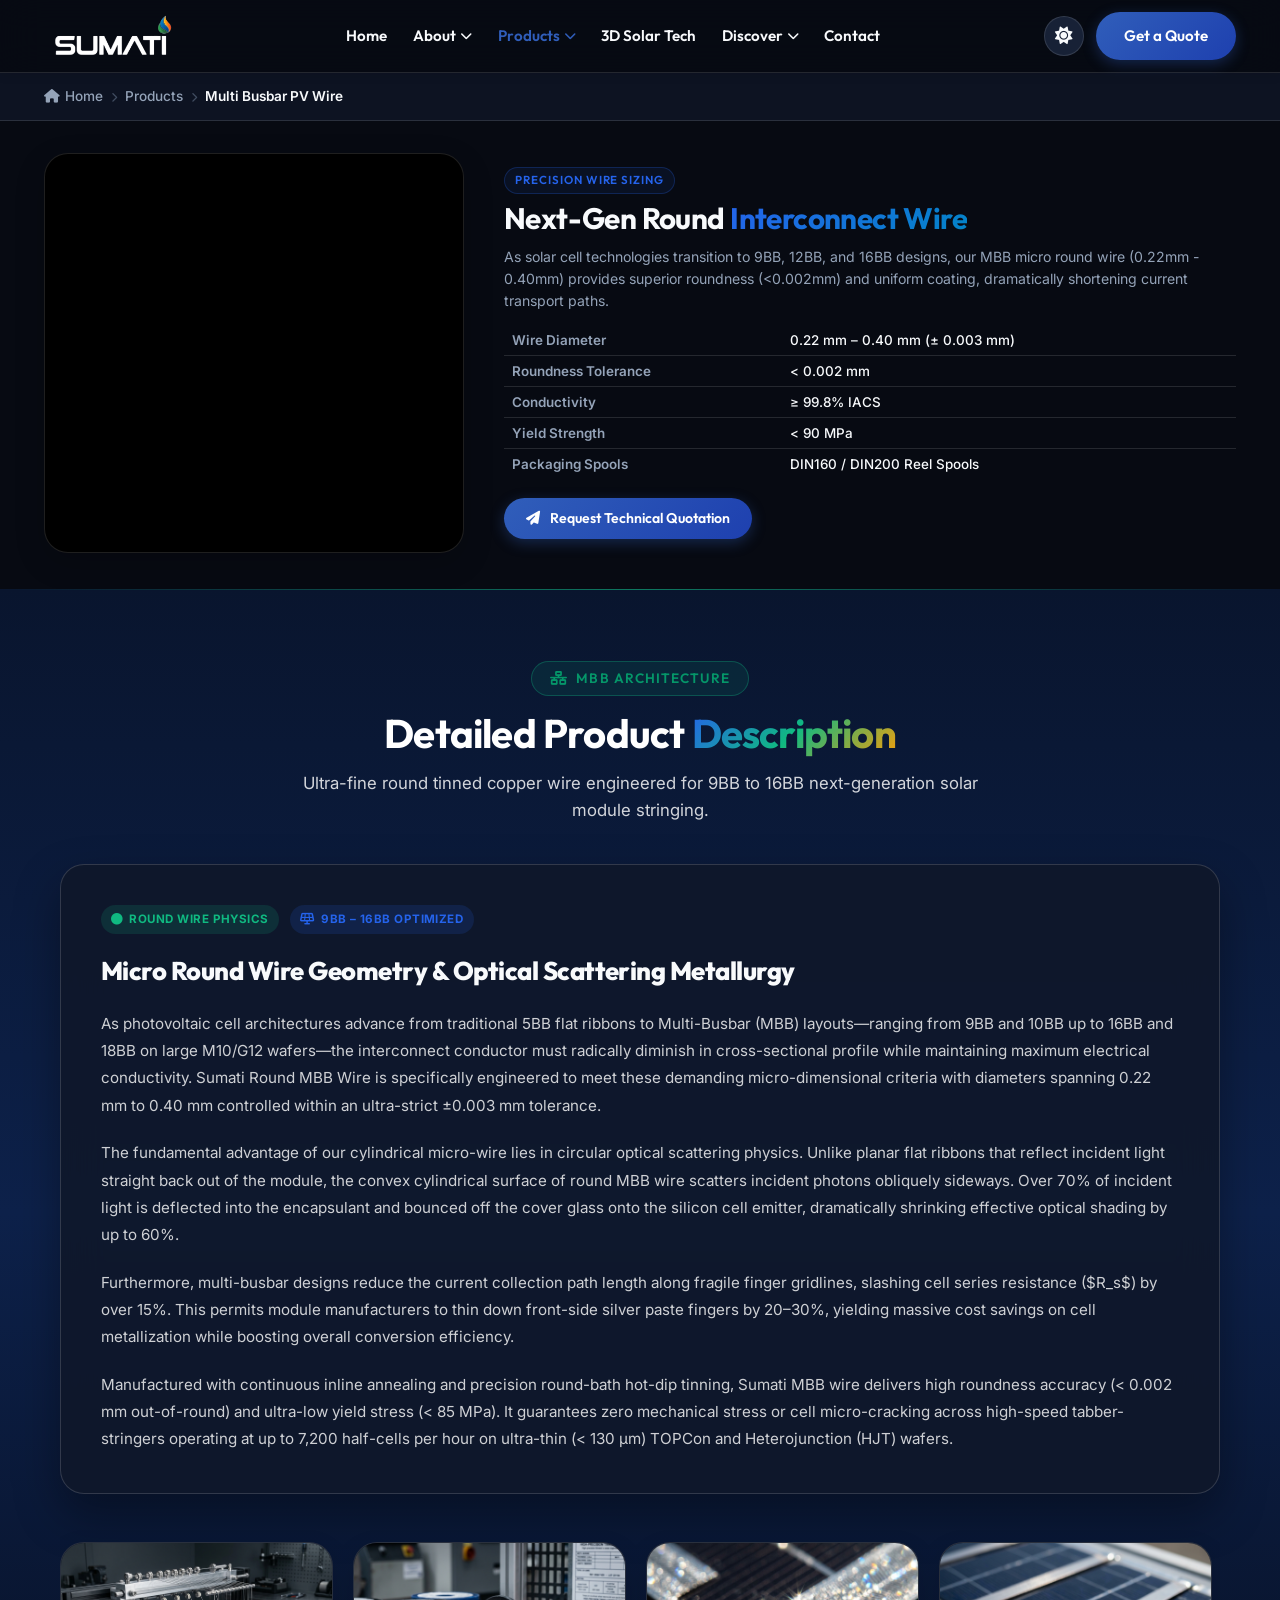
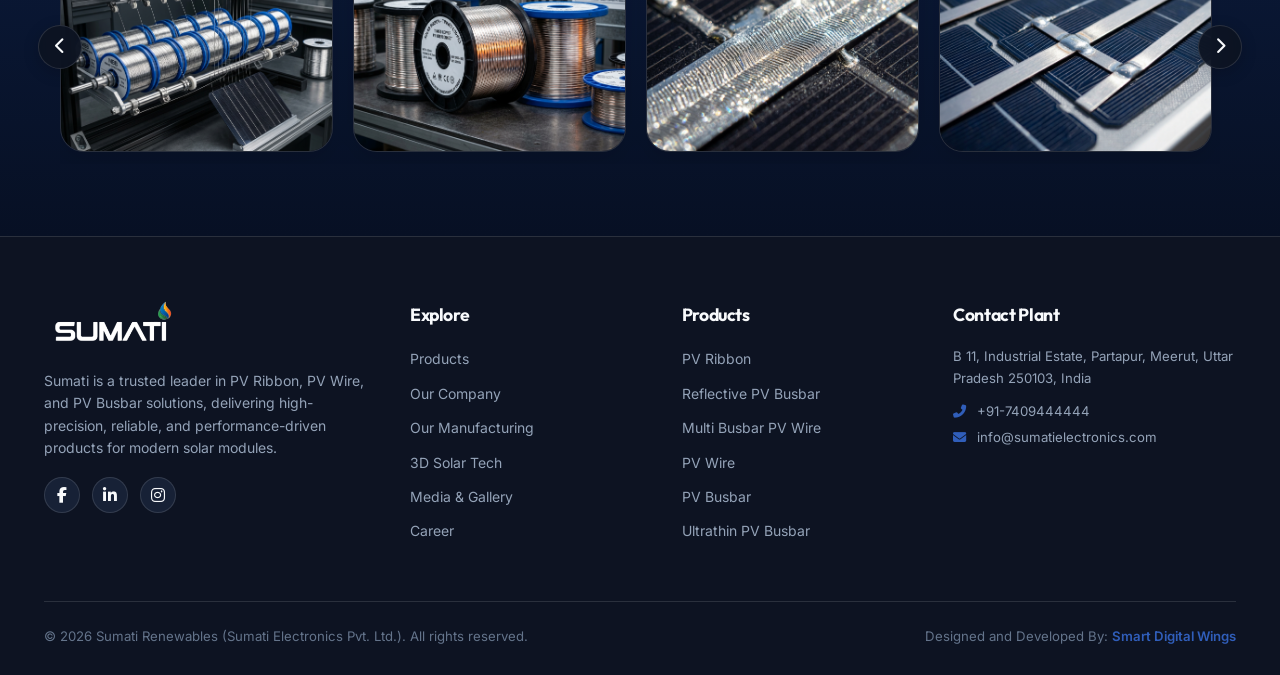
<file: multi-busbar-pv-wire.html>
<!DOCTYPE html>
<html lang="en" data-theme="dark">

<head>
  <meta charset="UTF-8">
  <meta name="viewport" content="width=device-width, initial-scale=1.0">
  <title>Multi-Busbar (MBB) Wire | Sumati Renewables</title>

  <meta name="description"
    content="Micro round tinned copper MBB wire (0.22mm - 0.40mm) engineered for 9BB to 16BB solar module architectures.">

  <link rel="preconnect" href="https://fonts.googleapis.com">
  <link rel="preconnect" href="https://fonts.gstatic.com" crossorigin>
  <link
    href="https://fonts.googleapis.com/css2?family=Inter:wght@300;400;500;600;700&family=Outfit:wght@400;500;600;700;800;900&display=swap"
    rel="stylesheet">
  <link rel="stylesheet" href="https://cdnjs.cloudflare.com/ajax/libs/font-awesome/6.4.0/css/all.min.css">
  <link rel="stylesheet" href="css/styles.css">
</head>

<body>

  <!-- Header Navigation -->
  <header class="header">
    <div class="container nav-wrapper">
      <a href="index.html" class="brand-logo">
        <img src="assets/images/logo_white.png" alt="Sumati Renewables Logo" class="logo-img logo-white">
        <img src="assets/images/logo_blue.png" alt="Sumati Renewables Logo" class="logo-img logo-blue">
      </a>

      <nav class="nav-menu" id="nav-menu">
        <div class="nav-item">
          <a href="index.html" class="nav-link">Home</a>
        </div>

        <div class="nav-item">
          <a href="our-company.html" class="nav-link">About <i class="fas fa-chevron-down"
              style="font-size: 0.75rem;"></i></a>
          <div class="dropdown-menu">
            <a href="our-company.html" class="dropdown-item">Our Company</a>
            <a href="our-manufacturing.html" class="dropdown-item">Our Manufacturing</a>
          </div>
        </div>

        <div class="nav-item">
          <a href="index.html#products" class="nav-link active">Products <i class="fas fa-chevron-down"
              style="font-size: 0.75rem;"></i></a>
          <div class="dropdown-menu">
            <a href="pv-ribbon.html" class="dropdown-item">PV Ribbon</a>
            <a href="reflective-pv-busbar.html" class="dropdown-item">Reflective PV Busbar</a>
            <a href="multi-busbar-pv-wire.html" class="dropdown-item">Multi-Busbar (MBB) Wire</a>
            <a href="pv-wire.html" class="dropdown-item">PV Wire</a>
            <a href="pv-busbar.html" class="dropdown-item">PV Busbar</a>
            <a href="ultrathin-pv-busbar.html" class="dropdown-item">Ultrathin PV Busbar</a>
          </div>
        </div>

        <div class="nav-item">
          <a href="3d-solar-tech.html" class="nav-link">3D Solar Tech</a>
        </div>

        <div class="nav-item">
          <a href="gallery.html" class="nav-link">Discover <i class="fas fa-chevron-down"
              style="font-size: 0.75rem;"></i></a>
          <div class="dropdown-menu">
            <a href="gallery.html" class="dropdown-item">Media & Gallery</a>
            <a href="career.html" class="dropdown-item">Career</a>
          </div>
        </div>

        <div class="nav-item">
          <a href="contact.html" class="nav-link">Contact</a>
        </div>
      </nav>

      <div class="header-actions">
        <button class="theme-toggle-btn" id="theme-toggle-btn" aria-label="Toggle Theme">
          <i class="fas fa-sun"></i>
        </button>
        <a href="contact.html" class="btn btn-primary">Get a Quote</a>
        <button class="mobile-nav-toggle" id="mobile-nav-toggle" aria-label="Toggle Navigation">
          <i class="fas fa-bars"></i>
        </button>
      </div>
    </div>
  </header>

  <!-- Minimalist Breadcrumb -->
  <nav class="page-breadcrumb" aria-label="Breadcrumb">
    <div class="container">
      <ol class="breadcrumb-list">
        <li class="breadcrumb-item">
          <a href="index.html" class="breadcrumb-link"><i class="fas fa-home"></i> Home</a>
        </li>
        <li class="breadcrumb-separator"><i class="fas fa-chevron-right"></i></li>
        <li class="breadcrumb-item">
          <a href="index.html#products" class="breadcrumb-link">Products</a>
        </li>
        <li class="breadcrumb-separator"><i class="fas fa-chevron-right"></i></li>
        <li class="breadcrumb-item active" aria-current="page">Multi Busbar PV Wire</li>
      </ol>
    </div>
  </nav>

  <!-- Compact Product Showcase Hero -->
  <section class="section-padding product-hero-section">
    <div class="container">
      <div class="product-hero-grid">
        <!-- Compact Left Media -->
        <div class="product-hero-media">
          <video autoplay loop muted playsinline>
            <source src="assets/videos/2.mp4" type="video/mp4">
          </video>
        </div>

        <!-- Compact Right Details -->
        <div class="product-hero-content">
          <span class="section-tag">Precision Wire Sizing</span>
          <h2 class="section-title">Next-Gen Round <span class="text-gradient">Interconnect Wire</span></h2>
          <p class="product-intro">
            As solar cell technologies transition to 9BB, 12BB, and 16BB designs, our MBB micro round wire (0.22mm -
            0.40mm) provides superior roundness (&lt;0.002mm) and uniform coating, dramatically shortening current
            transport paths.
          </p>

          <table class="product-mini-spec">
            <tbody>
              <tr>
                <td>Wire Diameter</td>
                <td>0.22 mm – 0.40 mm (± 0.003 mm)</td>
              </tr>
              <tr>
                <td>Roundness Tolerance</td>
                <td>&lt; 0.002 mm</td>
              </tr>
              <tr>
                <td>Conductivity</td>
                <td>≥ 99.8% IACS</td>
              </tr>
              <tr>
                <td>Yield Strength</td>
                <td>&lt; 90 MPa</td>
              </tr>
              <tr>
                <td>Packaging Spools</td>
                <td>DIN160 / DIN200 Reel Spools</td>
              </tr>
            </tbody>
          </table>

          <div>
            <a href="contact.html" class="btn btn-primary"><i class="fas fa-paper-plane"></i> Request Technical Quotation</a>
          </div>
        </div>
      </div>
    </div>
  </section>

  <!-- Detailed Product Description & Engineering Highlights Section -->
  <section class="section-padding section-engineering-insights">
    <div class="container">
      <div style="max-width: 1160px; margin: 0 auto;">
        <div class="text-center" style="margin-bottom: 2.5rem;">
          <span class="section-tag section-tag-green"><i class="fas fa-network-wired"></i> MBB Architecture</span>
          <h2 class="section-title">Detailed Product <span class="text-gradient-flame">Description</span></h2>
          <p class="section-subtitle">Ultra-fine round tinned copper wire engineered for 9BB to 16BB next-generation
            solar module stringing.</p>
        </div>

        <!-- Main Technical Deep-Dive Card -->
        <div class="glass-card"
          style="padding: 2.5rem; margin-bottom: 2rem; line-height: 1.8; font-size: 0.95rem; border-radius: var(--radius-lg);">
          <div style="display: flex; align-items: center; justify-content: flex-start; gap: 0.65rem; margin-bottom: 0.85rem; flex-wrap: wrap;">
            <span class="product-tech-badge" style="background: rgba(16, 185, 129, 0.15); color: var(--accent-green); margin: 0;"><i
                class="fas fa-circle"></i> Round Wire Physics</span>
            <span class="product-tech-badge" style="background: rgba(37, 99, 235, 0.15); color: var(--brand-blue); margin: 0;"><i
                class="fas fa-solar-panel"></i> 9BB – 16BB Optimized</span>
          </div>
          <h3 style="font-size: 1.6rem; color: var(--text-main); margin-bottom: 1rem; font-weight: 800;">
            Micro Round Wire Geometry &amp; Optical Scattering Metallurgy
          </h3>
          <p style="margin-bottom: 1.25rem;">
            As photovoltaic cell architectures advance from traditional 5BB flat ribbons to Multi-Busbar (MBB)
            layouts—ranging from 9BB and 10BB up to 16BB and 18BB on large M10/G12 wafers—the interconnect conductor
            must radically diminish in cross-sectional profile while maintaining maximum electrical conductivity. Sumati
            Round MBB Wire is specifically engineered to meet these demanding micro-dimensional criteria with diameters
            spanning 0.22 mm to 0.40 mm controlled within an ultra-strict &plusmn;0.003 mm tolerance.
          </p>
          <p style="margin-bottom: 1.25rem;">
            The fundamental advantage of our cylindrical micro-wire lies in circular optical scattering physics. Unlike
            planar flat ribbons that reflect incident light straight back out of the module, the convex cylindrical
            surface of round MBB wire scatters incident photons obliquely sideways. Over 70% of incident light is
            deflected into the encapsulant and bounced off the cover glass onto the silicon cell emitter, dramatically
            shrinking effective optical shading by up to 60%.
          </p>
          <p style="margin-bottom: 1.25rem;">
            Furthermore, multi-busbar designs reduce the current collection path length along fragile finger gridlines,
            slashing cell series resistance ($R_s$) by over 15%. This permits module manufacturers to thin down
            front-side silver paste fingers by 20–30%, yielding massive cost savings on cell metallization while
            boosting overall conversion efficiency.
          </p>
          <p>
            Manufactured with continuous inline annealing and precision round-bath hot-dip tinning, Sumati MBB wire
            delivers high roundness accuracy (&lt; 0.002 mm out-of-round) and ultra-low yield stress (&lt; 85 MPa). It
            guarantees zero mechanical stress or cell micro-cracking across high-speed tabber-stringers operating at up
            to 7,200 half-cells per hour on ultra-thin (< 130 &micro;m) TOPCon and Heterojunction (HJT) wafers. </p>
        </div>

        <!-- Product Showcase Slider (4 Images in a row) -->
        <div class="product-slider-container">
          <div class="product-slider-wrapper">
            <button class="slider-arrow prev-arrow" aria-label="Previous Slide"><i
                class="fas fa-chevron-left"></i></button>
            <div class="product-slider-track">
              <div class="product-slide-item">
                <div class="slide-img-box">
                  <img src="assets/images/multi_busbar_wire.jpg" alt="Multi-Busbar MBB Wire" loading="lazy">
                </div>
              </div>
              <div class="product-slide-item">
                <div class="slide-img-box">
                  <img src="assets/images/pv_ribbon_product.jpg" alt="Precision PV Ribbon Spools" loading="lazy">
                </div>
              </div>
              <div class="product-slide-item">
                <div class="slide-img-box">
                  <img src="assets/images/reflective_busbar_product.jpg" alt="Reflective PV Busbar Texture"
                    loading="lazy">
                </div>
              </div>
              <div class="product-slide-item">
                <div class="slide-img-box">
                  <img src="assets/images/pv_busbar_product.jpg" alt="Precision PV Busbar Matrix" loading="lazy">
                </div>
              </div>
              <div class="product-slide-item">
                <div class="slide-img-box">
                  <img src="assets/images/hot_dip_tinning.jpg" alt="Continuous Hot-Dip Tinning Line" loading="lazy">
                </div>
              </div>
              <div class="product-slide-item">
                <div class="slide-img-box">
                  <img src="assets/images/laser_micrometer_inspection.jpg" alt="Laser Optical Inspection"
                    loading="lazy">
                </div>
              </div>
              <div class="product-slide-item">
                <div class="slide-img-box">
                  <img src="assets/images/about_company.jpg" alt="Automated Cleanroom Robotics" loading="lazy">
                </div>
              </div>
              <div class="product-slide-item">
                <div class="slide-img-box">
                  <img src="assets/images/factory_facility.jpg" alt="Manufacturing Plant Facility" loading="lazy">
                </div>
              </div>
            </div>
            <button class="slider-arrow next-arrow" aria-label="Next Slide"><i
                class="fas fa-chevron-right"></i></button>
          </div>
        </div>
      </div>
    </div>
  </section>

  <!-- Footer -->
  <footer class="footer">
    <div class="container">
      <div class="footer-grid">
        <div>
          <a href="index.html" class="brand-logo" style="margin-bottom: 0.85rem;">
            <img src="assets/images/logo_white.png" alt="Sumati Renewables Logo" class="logo-img logo-white">
            <img src="assets/images/logo_blue.png" alt="Sumati Renewables Logo" class="logo-img logo-blue">
          </a>
          <p class="footer-desc">
            Sumati is a trusted leader in PV Ribbon, PV Wire, and PV Busbar solutions, delivering high-precision,
            reliable, and performance-driven products for modern solar modules.
          </p>
          <div class="social-icon-bar">
            <a href="https://www.facebook.com/SumatiRenewables/" target="_blank" rel="noopener" class="social-icon-link"
              aria-label="Facebook"><i class="fab fa-facebook-f"></i></a>
            <a href="https://in.linkedin.com/company/sumati-renewables-ltd" target="_blank" rel="noopener"
              class="social-icon-link" aria-label="LinkedIn"><i class="fab fa-linkedin-in"></i></a>
            <a href="https://www.instagram.com/sumati_renewables_ltd/" target="_blank" rel="noopener"
              class="social-icon-link" aria-label="Instagram"><i class="fab fa-instagram"></i></a>
          </div>
        </div>

        <div>
          <h4 class="footer-heading">Explore</h4>
          <ul class="footer-links">
            <li><a href="index.html#products">Products</a></li>
            <li><a href="our-company.html">Our Company</a></li>
            <li><a href="our-manufacturing.html">Our Manufacturing</a></li>
            <li><a href="3d-solar-tech.html">3D Solar Tech</a></li>
            <li><a href="gallery.html">Media & Gallery</a></li>
            <li><a href="career.html">Career</a></li>
          </ul>
        </div>

        <div>
          <h4 class="footer-heading">Products</h4>
          <ul class="footer-links">
            <li><a href="pv-ribbon.html">PV Ribbon</a></li>
            <li><a href="reflective-pv-busbar.html">Reflective PV Busbar</a></li>
            <li><a href="multi-busbar-pv-wire.html">Multi Busbar PV Wire</a></li>
            <li><a href="pv-wire.html">PV Wire</a></li>
            <li><a href="pv-busbar.html">PV Busbar</a></li>
            <li><a href="ultrathin-pv-busbar.html">Ultrathin PV Busbar</a></li>
          </ul>
        </div>

        <div>
          <h4 class="footer-heading">Contact Plant</h4>
          <p style="color: var(--text-muted); font-size: 0.825rem; margin-bottom: 0.75rem;">
            B 11, Industrial Estate, Partapur, Meerut, Uttar Pradesh 250103, India
          </p>
          <p style="color: var(--text-muted); font-size: 0.825rem; margin-bottom: 0.35rem;">
            <i class="fas fa-phone-alt" style="color: var(--accent-gold); margin-right: 0.4rem;"></i>
            <a href="tel:+917409444444"
              style="color: var(--text-muted); transition: color 0.2s ease;">+91-7409444444</a>
          </p>
          <p style="color: var(--text-muted); font-size: 0.825rem;">
            <i class="fas fa-envelope" style="color: var(--accent-gold); margin-right: 0.4rem;"></i>
            <a href="mailto:info@sumatielectronics.com"
              style="color: var(--text-muted); transition: color 0.2s ease;">info@sumatielectronics.com</a>
          </p>
        </div>
      </div>

      <div class="footer-bottom">
        <div>&copy; 2026 Sumati Renewables (Sumati Electronics Pvt. Ltd.). All rights reserved.</div>
        <div>Designed and Developed By: <a href="https://smartdigitalwings.com/" target="_blank" rel="noopener"
            style="color: var(--accent-gold); font-weight: 600; transition: color 0.2s ease;">Smart Digital Wings</a>
        </div>
      </div>
    </div>
  </footer>

  <script src="js/main.js"></script>
</body>

</html>
</file>
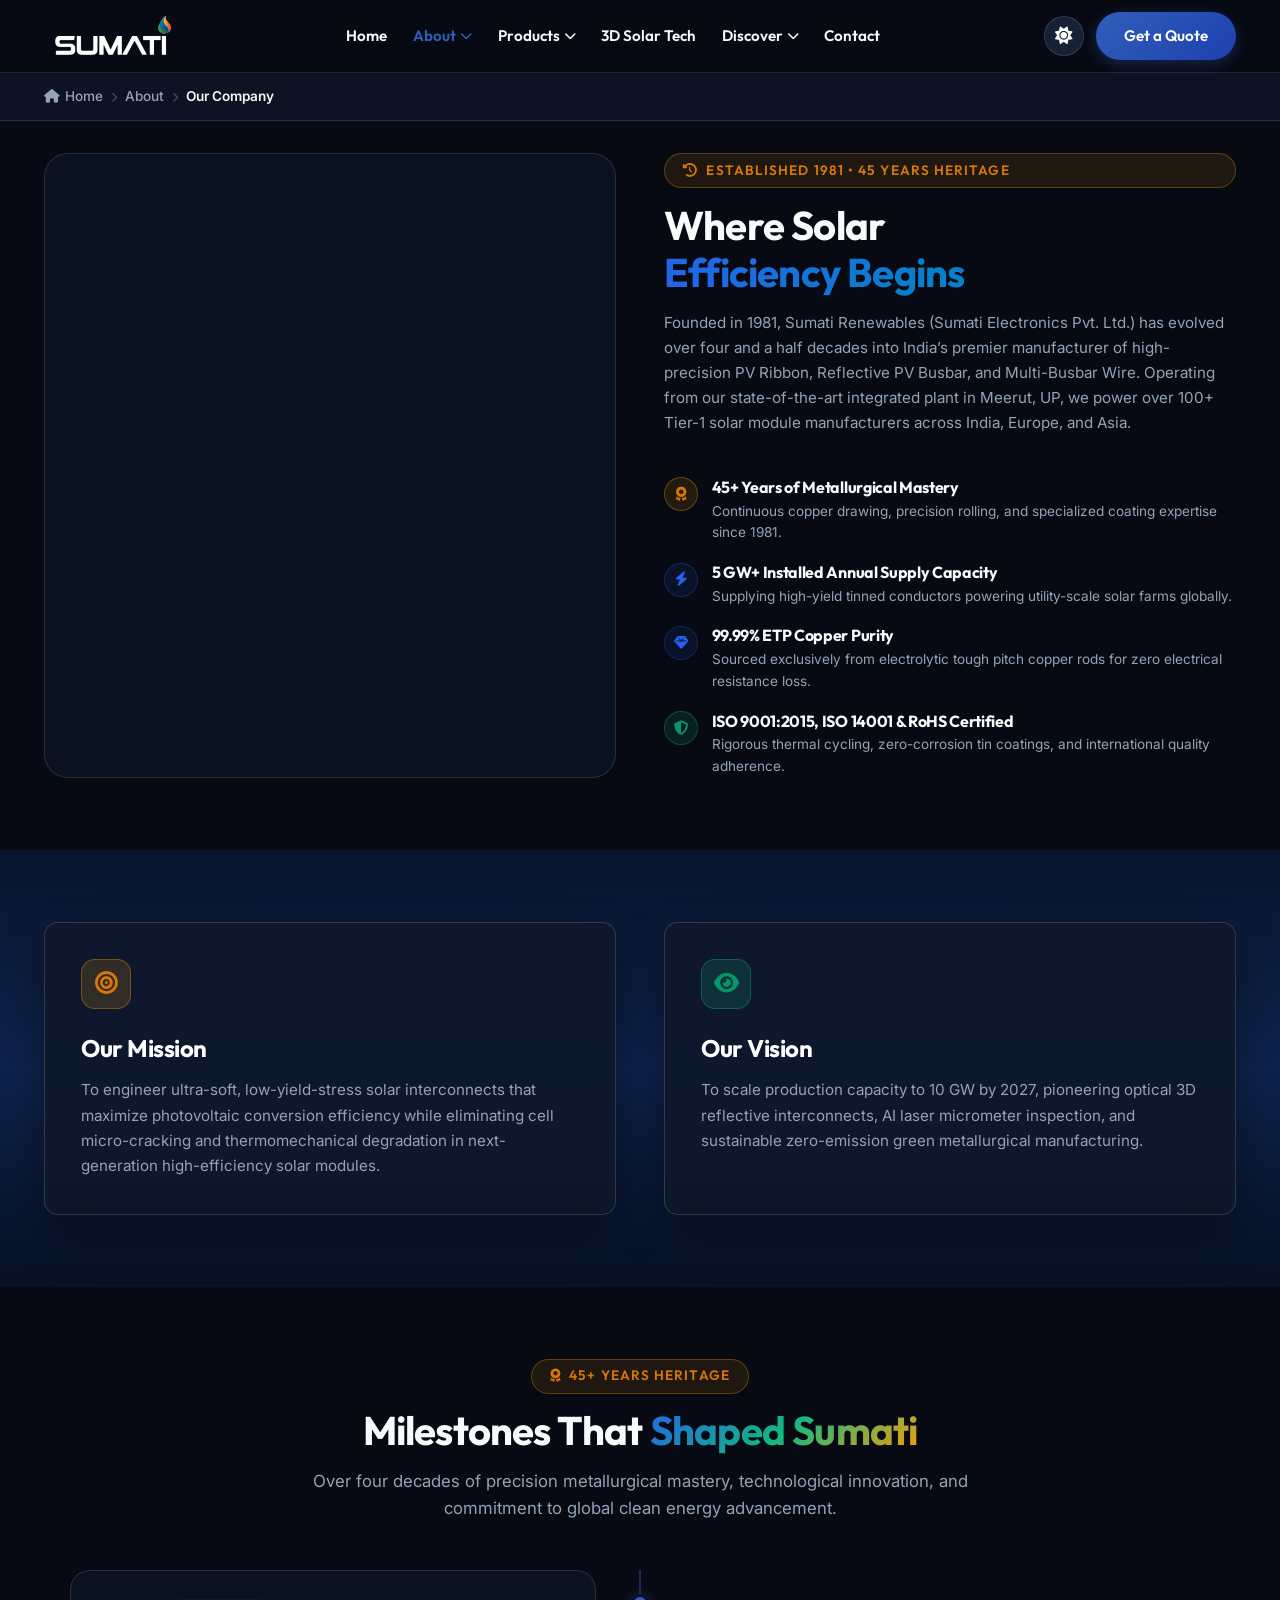
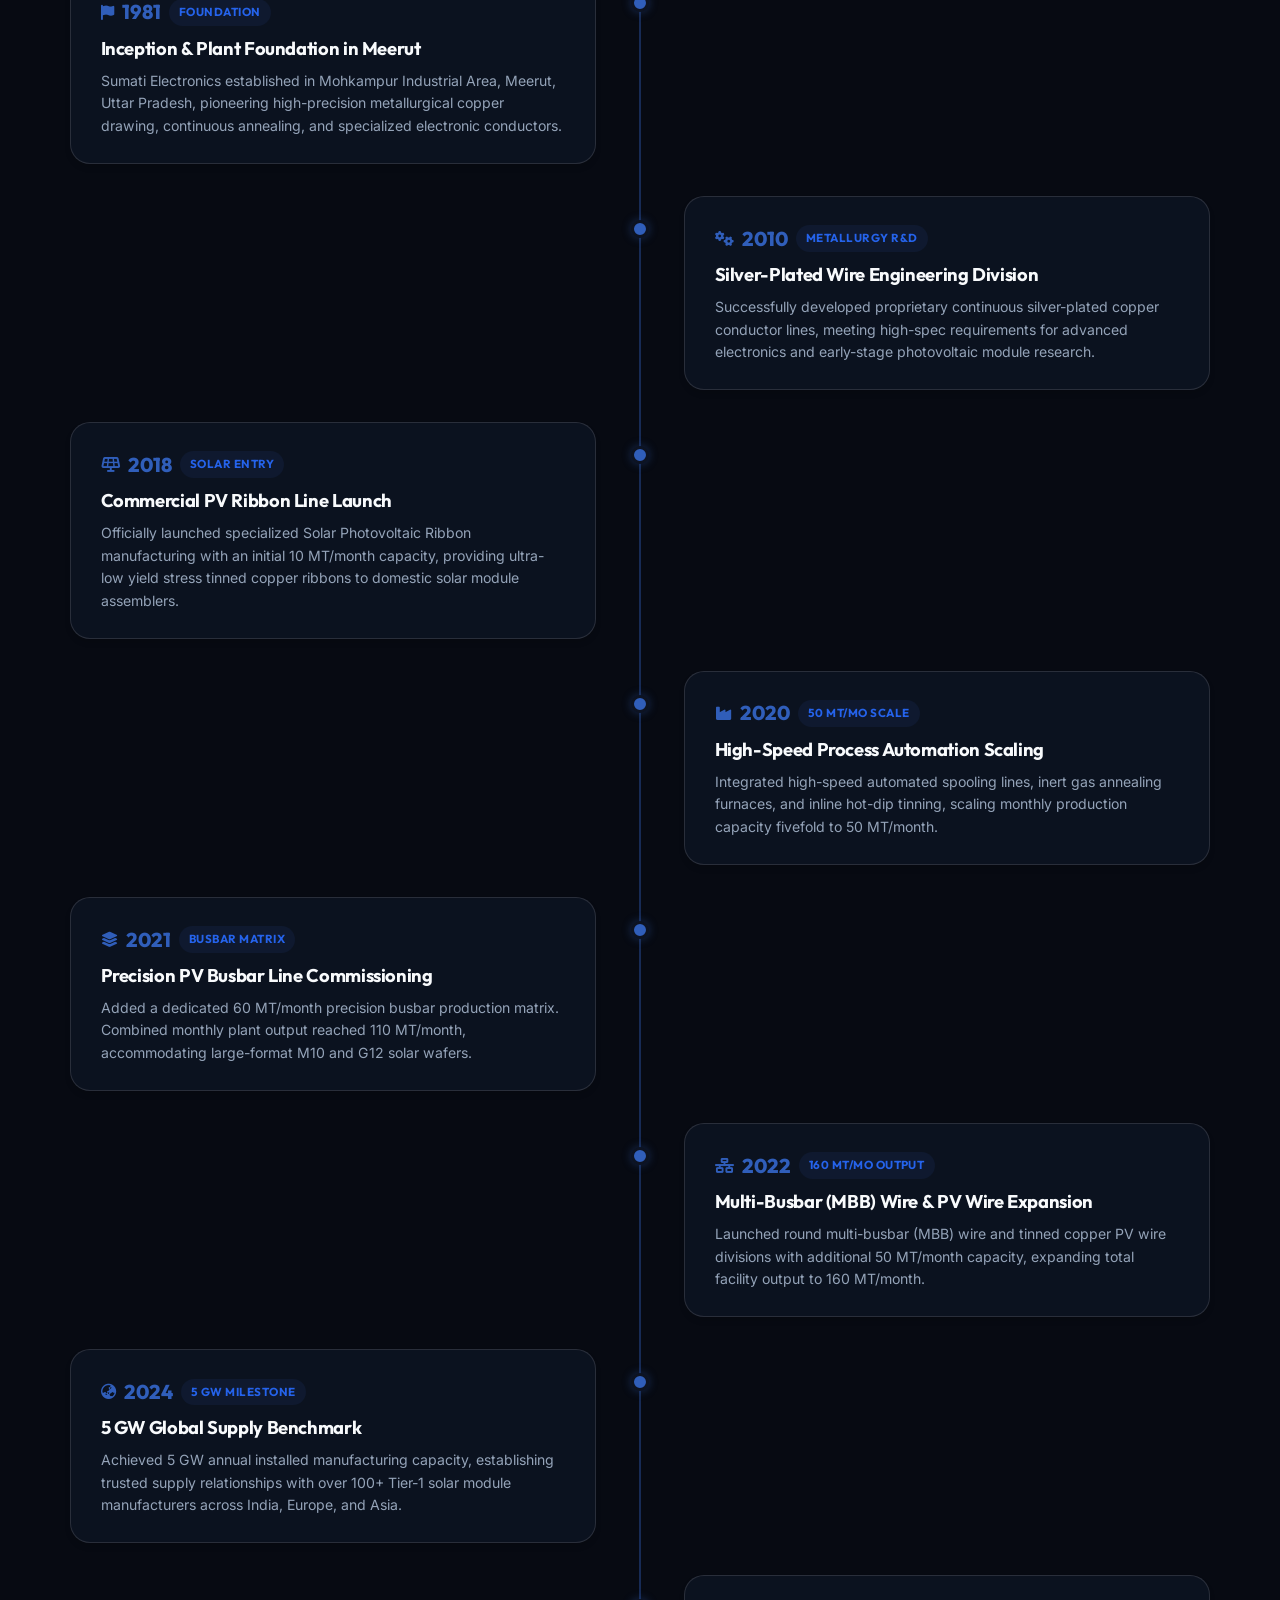
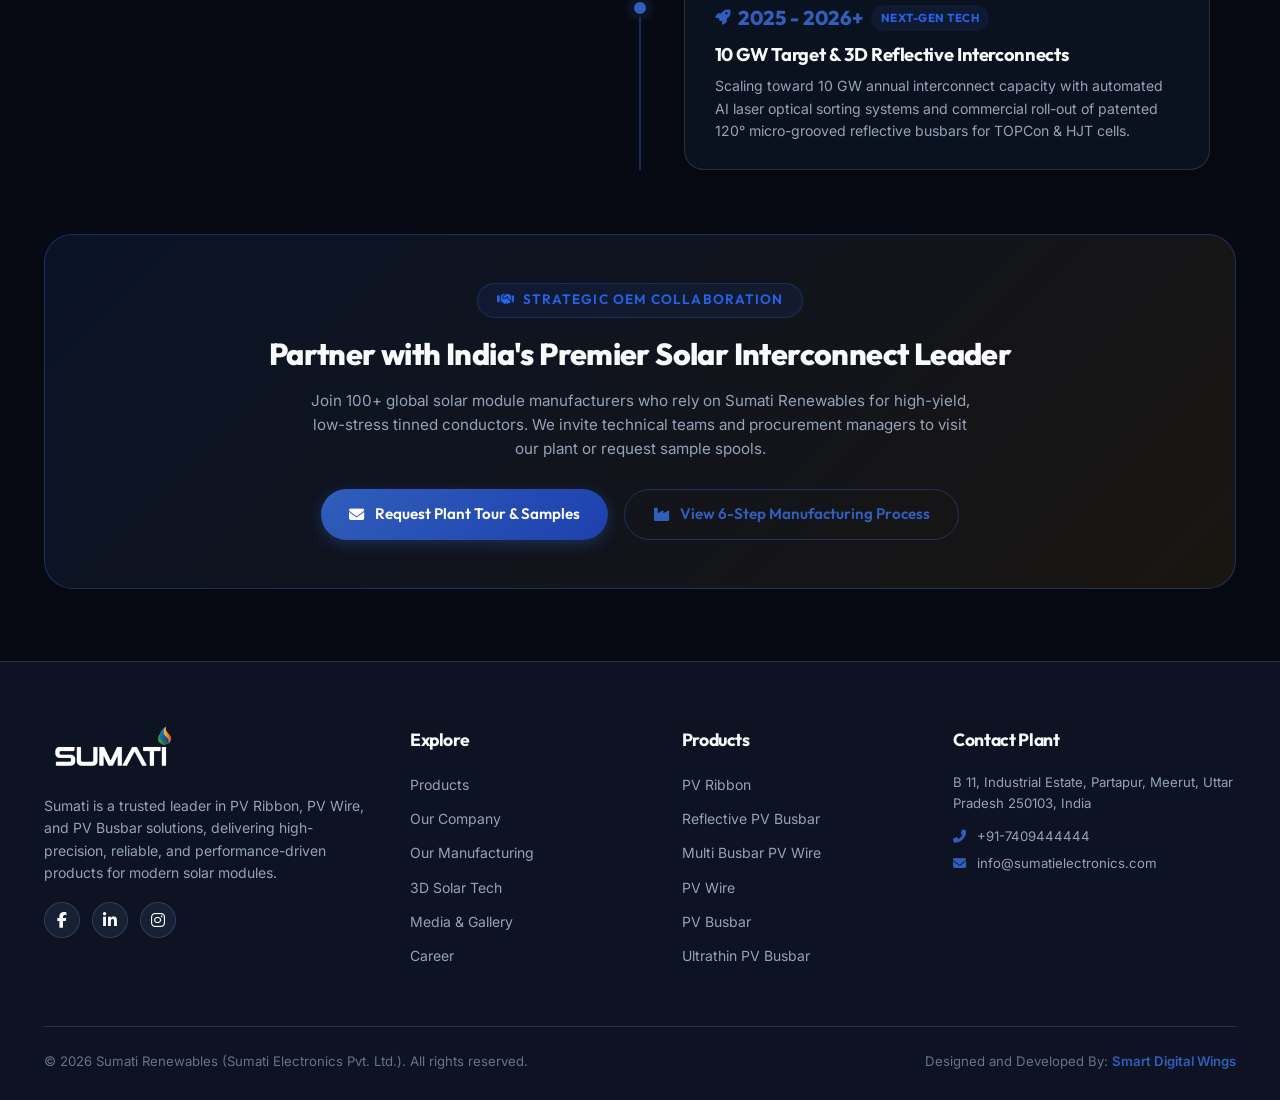
<file: our-company.html>
<!DOCTYPE html>
<html lang="en" data-theme="dark">
<head>
  <meta charset="UTF-8">
  <meta name="viewport" content="width=device-width, initial-scale=1.0">
  <title>Our Company | Sumati Renewables</title>
  
  <meta name="description" content="Learn about Sumati Renewables (Sumati Electronics Pvt. Ltd.) - pioneer in solar cell interconnect manufacturing in Meerut, UP, India since 1981.">
  
  <link rel="preconnect" href="https://fonts.googleapis.com">
  <link rel="preconnect" href="https://fonts.gstatic.com" crossorigin>
  <link href="https://fonts.googleapis.com/css2?family=Inter:wght@300;400;500;600;700&family=Outfit:wght@400;500;600;700;800;900&display=swap" rel="stylesheet">
  <link rel="stylesheet" href="https://cdnjs.cloudflare.com/ajax/libs/font-awesome/6.4.0/css/all.min.css">
  <link rel="stylesheet" href="css/styles.css">
</head>
<body>

  <!-- Header Navigation -->
  <header class="header">
    <div class="container nav-wrapper">
              <a href="index.html" class="brand-logo">
          <img src="assets/images/logo_white.png" alt="Sumati Renewables Logo" class="logo-img logo-white">
          <img src="assets/images/logo_blue.png" alt="Sumati Renewables Logo" class="logo-img logo-blue">
        </a>

      <nav class="nav-menu" id="nav-menu">
        <div class="nav-item">
          <a href="index.html" class="nav-link">Home</a>
        </div>

        <div class="nav-item">
          <a href="our-company.html" class="nav-link active">About <i class="fas fa-chevron-down" style="font-size: 0.75rem;"></i></a>
          <div class="dropdown-menu">
            <a href="our-company.html" class="dropdown-item">Our Company</a>
            <a href="our-manufacturing.html" class="dropdown-item">Our Manufacturing</a>
          </div>
        </div>

        <div class="nav-item">
          <a href="index.html#products" class="nav-link">Products <i class="fas fa-chevron-down" style="font-size: 0.75rem;"></i></a>
          <div class="dropdown-menu">
            <a href="pv-ribbon.html" class="dropdown-item">PV Ribbon</a>
            <a href="reflective-pv-busbar.html" class="dropdown-item">Reflective PV Busbar</a>
            <a href="multi-busbar-pv-wire.html" class="dropdown-item">Multi-Busbar (MBB) Wire</a>
            <a href="pv-wire.html" class="dropdown-item">PV Wire</a>
            <a href="pv-busbar.html" class="dropdown-item">PV Busbar</a>
            <a href="ultrathin-pv-busbar.html" class="dropdown-item">Ultrathin PV Busbar</a>
          </div>
        </div>

        <div class="nav-item">
          <a href="3d-solar-tech.html" class="nav-link">3D Solar Tech</a>
        </div>

        <div class="nav-item">
          <a href="gallery.html" class="nav-link">Discover <i class="fas fa-chevron-down" style="font-size: 0.75rem;"></i></a>
          <div class="dropdown-menu">
            <a href="gallery.html" class="dropdown-item">Media & Gallery</a>
            <a href="career.html" class="dropdown-item">Career</a>
          </div>
        </div>

        <div class="nav-item">
          <a href="contact.html" class="nav-link">Contact</a>
        </div>
      </nav>

      <div class="header-actions">
        <button class="theme-toggle-btn" id="theme-toggle-btn" aria-label="Toggle Theme">
          <i class="fas fa-sun"></i>
        </button>
        <a href="contact.html" class="btn btn-primary">Get a Quote</a>
        <button class="mobile-nav-toggle" id="mobile-nav-toggle" aria-label="Toggle Navigation">
          <i class="fas fa-bars"></i>
        </button>
      </div>
    </div>
  </header>

  <!-- Minimalist Breadcrumb -->
  <nav class="page-breadcrumb" aria-label="Breadcrumb">
    <div class="container">
      <ol class="breadcrumb-list">
        <li class="breadcrumb-item">
          <a href="index.html" class="breadcrumb-link"><i class="fas fa-home"></i> Home</a>
        </li>
        <li class="breadcrumb-separator"><i class="fas fa-chevron-right"></i></li>
        <li class="breadcrumb-item">About</li>
        <li class="breadcrumb-separator"><i class="fas fa-chevron-right"></i></li>
        <li class="breadcrumb-item active" aria-current="page">Our Company</li>
      </ol>
    </div>
  </nav>

  <!-- Equal Height Content & Animated Video Section -->
  <section class="about section-padding">
    <div class="container">
      <div class="about-grid">
        <!-- Equal Left Media Column -->
        <div class="about-card-left">
          <video autoplay loop muted playsinline style="width: 100%; height: 100%; object-fit: cover; border-radius: var(--radius-md);">
            <source src="assets/videos/manufacturing_tour.mp4" type="video/mp4">
          </video>
        </div>

        <!-- Equal Right Content Column -->
        <div class="about-content-right">
          <span class="section-tag section-tag-amber"><i class="fas fa-history"></i> Established 1981 &bull; 45 Years Heritage</span>
          <h2 class="section-title">Where Solar <br><span class="text-gradient">Efficiency Begins</span></h2>
          <p style="color: var(--text-muted); margin-bottom: 1.25rem; font-size: 0.95rem; line-height: 1.65;">
            Founded in 1981, Sumati Renewables (Sumati Electronics Pvt. Ltd.) has evolved over four and a half decades into India’s premier manufacturer of high-precision PV Ribbon, Reflective PV Busbar, and Multi-Busbar Wire. Operating from our state-of-the-art integrated plant in Meerut, UP, we power over 100+ Tier-1 solar module manufacturers across India, Europe, and Asia.
          </p>

          <div class="about-features-list">
            <div class="about-feature-item">
              <div class="about-feature-icon icon-amber"><i class="fas fa-award"></i></div>
              <div>
                <h4 style="font-weight: 700;">45+ Years of Metallurgical Mastery</h4>
                <p style="font-size: 0.85rem; color: var(--text-muted);">Continuous copper drawing, precision rolling, and specialized coating expertise since 1981.</p>
              </div>
            </div>
            <div class="about-feature-item">
              <div class="about-feature-icon icon-blue"><i class="fas fa-bolt"></i></div>
              <div>
                <h4 style="font-weight: 700;">5 GW+ Installed Annual Supply Capacity</h4>
                <p style="font-size: 0.85rem; color: var(--text-muted);">Supplying high-yield tinned conductors powering utility-scale solar farms globally.</p>
              </div>
            </div>
            <div class="about-feature-item">
              <div class="about-feature-icon icon-cyan"><i class="fas fa-gem"></i></div>
              <div>
                <h4 style="font-weight: 700;">99.99% ETP Copper Purity</h4>
                <p style="font-size: 0.85rem; color: var(--text-muted);">Sourced exclusively from electrolytic tough pitch copper rods for zero electrical resistance loss.</p>
              </div>
            </div>
            <div class="about-feature-item">
              <div class="about-feature-icon icon-green"><i class="fas fa-shield-alt"></i></div>
              <div>
                <h4 style="font-weight: 700;">ISO 9001:2015, ISO 14001 &amp; RoHS Certified</h4>
                <p style="font-size: 0.85rem; color: var(--text-muted);">Rigorous thermal cycling, zero-corrosion tin coatings, and international quality adherence.</p>
              </div>
            </div>
          </div>
        </div>
      </div>
    </div>
  </section>

  <!-- Equal Height Mission & Vision Cards with Brand Color Background -->
  <section class="section-padding section-brand-mission">
    <div class="container">
      <div class="about-grid">
        
        <div class="glass-card" style="padding: 2.25rem; display: flex; flex-direction: column; justify-content: space-between;">
          <div>
            <div style="width: 50px; height: 50px; border-radius: var(--radius-md); background: rgba(245, 158, 11, 0.15); border: 1px solid rgba(245, 158, 11, 0.35); color: #d97706; display: flex; align-items: center; justify-content: center; font-size: 1.4rem; margin-bottom: 1.25rem;">
              <i class="fas fa-bullseye"></i>
            </div>
            <h3 style="font-size: 1.5rem; margin-bottom: 0.65rem;">Our Mission</h3>
            <p style="color: var(--text-muted); font-size: 0.95rem; line-height: 1.65;">
              To engineer ultra-soft, low-yield-stress solar interconnects that maximize photovoltaic conversion efficiency while eliminating cell micro-cracking and thermomechanical degradation in next-generation high-efficiency solar modules.
            </p>
          </div>
        </div>

        <div class="glass-card" style="padding: 2.25rem; display: flex; flex-direction: column; justify-content: space-between;">
          <div>
            <div style="width: 50px; height: 50px; border-radius: var(--radius-md); background: rgba(16, 185, 129, 0.15); border: 1px solid rgba(16, 185, 129, 0.35); color: #059669; display: flex; align-items: center; justify-content: center; font-size: 1.4rem; margin-bottom: 1.25rem;">
              <i class="fas fa-eye"></i>
            </div>
            <h3 style="font-size: 1.5rem; margin-bottom: 0.65rem;">Our Vision</h3>
            <p style="color: var(--text-muted); font-size: 0.95rem; line-height: 1.65;">
              To scale production capacity to 10 GW by 2027, pioneering optical 3D reflective interconnects, AI laser micrometer inspection, and sustainable zero-emission green metallurgical manufacturing.
            </p>
          </div>
        </div>

      </div>
    </div>
  </section>

  <!-- Dedicated Company History & Milestones Section -->
  <section class="milestones section-padding" id="milestones">
    <div class="container">
      <div class="text-center" style="margin-bottom: 3rem;">
        <span class="section-tag section-tag-amber"><i class="fas fa-award"></i> 45+ Years Heritage</span>
        <h2 class="section-title">Milestones That <span class="text-gradient-flame">Shaped Sumati</span></h2>
        <p class="section-subtitle" style="margin: 0 auto 1.5rem;">Over four decades of precision metallurgical mastery, technological innovation, and commitment to global clean energy advancement.</p>
      </div>

      <div class="timeline-container">
        <!-- Milestone 1: 1981 -->
        <div class="timeline-item">
          <div class="timeline-dot"></div>
          <div class="timeline-card glass-card">
            <div class="timeline-year">
              <i class="fas fa-flag" style="font-size: 0.95rem; color: var(--accent-gold);"></i> 1981
              <span class="timeline-tag">Foundation</span>
            </div>
            <h4 style="font-size: 1.15rem; font-weight: 700; margin-bottom: 0.4rem; color: var(--text-main);">Inception &amp; Plant Foundation in Meerut</h4>
            <p style="font-size: 0.88rem; color: var(--text-muted); line-height: 1.6;">
              Sumati Electronics established in Mohkampur Industrial Area, Meerut, Uttar Pradesh, pioneering high-precision metallurgical copper drawing, continuous annealing, and specialized electronic conductors.
            </p>
          </div>
        </div>

        <!-- Milestone 2: 2010 -->
        <div class="timeline-item">
          <div class="timeline-dot"></div>
          <div class="timeline-card glass-card">
            <div class="timeline-year">
              <i class="fas fa-cogs" style="font-size: 0.95rem; color: var(--accent-gold);"></i> 2010
              <span class="timeline-tag">Metallurgy R&amp;D</span>
            </div>
            <h4 style="font-size: 1.15rem; font-weight: 700; margin-bottom: 0.4rem; color: var(--text-main);">Silver-Plated Wire Engineering Division</h4>
            <p style="font-size: 0.88rem; color: var(--text-muted); line-height: 1.6;">
              Successfully developed proprietary continuous silver-plated copper conductor lines, meeting high-spec requirements for advanced electronics and early-stage photovoltaic module research.
            </p>
          </div>
        </div>

        <!-- Milestone 3: 2018 -->
        <div class="timeline-item">
          <div class="timeline-dot"></div>
          <div class="timeline-card glass-card">
            <div class="timeline-year">
              <i class="fas fa-solar-panel" style="font-size: 0.95rem; color: var(--accent-gold);"></i> 2018
              <span class="timeline-tag">Solar Entry</span>
            </div>
            <h4 style="font-size: 1.15rem; font-weight: 700; margin-bottom: 0.4rem; color: var(--text-main);">Commercial PV Ribbon Line Launch</h4>
            <p style="font-size: 0.88rem; color: var(--text-muted); line-height: 1.6;">
              Officially launched specialized Solar Photovoltaic Ribbon manufacturing with an initial 10 MT/month capacity, providing ultra-low yield stress tinned copper ribbons to domestic solar module assemblers.
            </p>
          </div>
        </div>

        <!-- Milestone 4: 2020 -->
        <div class="timeline-item">
          <div class="timeline-dot"></div>
          <div class="timeline-card glass-card">
            <div class="timeline-year">
              <i class="fas fa-industry" style="font-size: 0.95rem; color: var(--accent-gold);"></i> 2020
              <span class="timeline-tag">50 MT/Mo Scale</span>
            </div>
            <h4 style="font-size: 1.15rem; font-weight: 700; margin-bottom: 0.4rem; color: var(--text-main);">High-Speed Process Automation Scaling</h4>
            <p style="font-size: 0.88rem; color: var(--text-muted); line-height: 1.6;">
              Integrated high-speed automated spooling lines, inert gas annealing furnaces, and inline hot-dip tinning, scaling monthly production capacity fivefold to 50 MT/month.
            </p>
          </div>
        </div>

        <!-- Milestone 5: 2021 -->
        <div class="timeline-item">
          <div class="timeline-dot"></div>
          <div class="timeline-card glass-card">
            <div class="timeline-year">
              <i class="fas fa-layer-group" style="font-size: 0.95rem; color: var(--accent-gold);"></i> 2021
              <span class="timeline-tag">Busbar Matrix</span>
            </div>
            <h4 style="font-size: 1.15rem; font-weight: 700; margin-bottom: 0.4rem; color: var(--text-main);">Precision PV Busbar Line Commissioning</h4>
            <p style="font-size: 0.88rem; color: var(--text-muted); line-height: 1.6;">
              Added a dedicated 60 MT/month precision busbar production matrix. Combined monthly plant output reached 110 MT/month, accommodating large-format M10 and G12 solar wafers.
            </p>
          </div>
        </div>

        <!-- Milestone 6: 2022 -->
        <div class="timeline-item">
          <div class="timeline-dot"></div>
          <div class="timeline-card glass-card">
            <div class="timeline-year">
              <i class="fas fa-network-wired" style="font-size: 0.95rem; color: var(--accent-gold);"></i> 2022
              <span class="timeline-tag">160 MT/Mo Output</span>
            </div>
            <h4 style="font-size: 1.15rem; font-weight: 700; margin-bottom: 0.4rem; color: var(--text-main);">Multi-Busbar (MBB) Wire &amp; PV Wire Expansion</h4>
            <p style="font-size: 0.88rem; color: var(--text-muted); line-height: 1.6;">
              Launched round multi-busbar (MBB) wire and tinned copper PV wire divisions with additional 50 MT/month capacity, expanding total facility output to 160 MT/month.
            </p>
          </div>
        </div>

        <!-- Milestone 7: 2024 -->
        <div class="timeline-item">
          <div class="timeline-dot"></div>
          <div class="timeline-card glass-card">
            <div class="timeline-year">
              <i class="fas fa-globe-asia" style="font-size: 0.95rem; color: var(--accent-gold);"></i> 2024
              <span class="timeline-tag">5 GW Milestone</span>
            </div>
            <h4 style="font-size: 1.15rem; font-weight: 700; margin-bottom: 0.4rem; color: var(--text-main);">5 GW Global Supply Benchmark</h4>
            <p style="font-size: 0.88rem; color: var(--text-muted); line-height: 1.6;">
              Achieved 5 GW annual installed manufacturing capacity, establishing trusted supply relationships with over 100+ Tier-1 solar module manufacturers across India, Europe, and Asia.
            </p>
          </div>
        </div>

        <!-- Milestone 8: 2025 - 2026+ -->
        <div class="timeline-item">
          <div class="timeline-dot"></div>
          <div class="timeline-card glass-card">
            <div class="timeline-year">
              <i class="fas fa-rocket" style="font-size: 0.95rem; color: var(--accent-gold);"></i> 2025 - 2026+
              <span class="timeline-tag">Next-Gen Tech</span>
            </div>
            <h4 style="font-size: 1.15rem; font-weight: 700; margin-bottom: 0.4rem; color: var(--text-main);">10 GW Target &amp; 3D Reflective Interconnects</h4>
            <p style="font-size: 0.88rem; color: var(--text-muted); line-height: 1.6;">
              Scaling toward 10 GW annual interconnect capacity with automated AI laser optical sorting systems and commercial roll-out of patented 120° micro-grooved reflective busbars for TOPCon &amp; HJT cells.
            </p>
          </div>
        </div>
      </div>

      <!-- Corporate Partnership CTA Card -->
      <div class="glass-card" style="margin-top: 4rem; padding: 3rem 2rem; border-radius: 28px; text-align: center; background: linear-gradient(135deg, rgba(37, 99, 235, 0.1) 0%, rgba(245, 158, 11, 0.08) 100%); border: 1px solid var(--border-accent);">
        <span class="section-tag" style="margin-bottom: 0.75rem;"><i class="fas fa-handshake"></i> Strategic OEM Collaboration</span>
        <h3 style="font-size: 1.9rem; font-weight: 800; margin-bottom: 0.65rem;">Partner with India's Premier Solar Interconnect Leader</h3>
        <p style="max-width: 680px; margin: 0 auto 1.75rem; color: var(--text-muted); font-size: 0.95rem; line-height: 1.6;">
          Join 100+ global solar module manufacturers who rely on Sumati Renewables for high-yield, low-stress tinned conductors. We invite technical teams and procurement managers to visit our plant or request sample spools.
        </p>
        <div style="display: flex; gap: 1rem; justify-content: center; flex-wrap: wrap;">
          <a href="contact.html" class="btn btn-primary"><i class="fas fa-envelope"></i> Request Plant Tour &amp; Samples</a>
          <a href="our-manufacturing.html" class="btn btn-outline"><i class="fas fa-industry"></i> View 6-Step Manufacturing Process</a>
        </div>
      </div>
    </div>
  </section>

  <!-- Footer -->
  <footer class="footer">
    <div class="container">
      <div class="footer-grid">
        <div>
                    <a href="index.html" class="brand-logo" style="margin-bottom: 0.85rem;">
            <img src="assets/images/logo_white.png" alt="Sumati Renewables Logo" class="logo-img logo-white">
            <img src="assets/images/logo_blue.png" alt="Sumati Renewables Logo" class="logo-img logo-blue">
          </a>
          <p class="footer-desc">
            Sumati is a trusted leader in PV Ribbon, PV Wire, and PV Busbar solutions, delivering high-precision, reliable, and performance-driven products for modern solar modules.
          </p>
          <div class="social-icon-bar">
            <a href="https://www.facebook.com/SumatiRenewables/" target="_blank" rel="noopener" class="social-icon-link" aria-label="Facebook"><i class="fab fa-facebook-f"></i></a>
            <a href="https://in.linkedin.com/company/sumati-renewables-ltd" target="_blank" rel="noopener" class="social-icon-link" aria-label="LinkedIn"><i class="fab fa-linkedin-in"></i></a>
            <a href="https://www.instagram.com/sumati_renewables_ltd/" target="_blank" rel="noopener" class="social-icon-link" aria-label="Instagram"><i class="fab fa-instagram"></i></a>
          </div>
        </div>

        <div>
          <h4 class="footer-heading">Explore</h4>
          <ul class="footer-links">
            <li><a href="index.html#products">Products</a></li>
            <li><a href="our-company.html">Our Company</a></li>
            <li><a href="our-manufacturing.html">Our Manufacturing</a></li>
            <li><a href="3d-solar-tech.html">3D Solar Tech</a></li>
            <li><a href="gallery.html">Media & Gallery</a></li>
            <li><a href="career.html">Career</a></li>
          </ul>
        </div>

        <div>
          <h4 class="footer-heading">Products</h4>
          <ul class="footer-links">
            <li><a href="pv-ribbon.html">PV Ribbon</a></li>
            <li><a href="reflective-pv-busbar.html">Reflective PV Busbar</a></li>
            <li><a href="multi-busbar-pv-wire.html">Multi Busbar PV Wire</a></li>
            <li><a href="pv-wire.html">PV Wire</a></li>
            <li><a href="pv-busbar.html">PV Busbar</a></li>
            <li><a href="ultrathin-pv-busbar.html">Ultrathin PV Busbar</a></li>
          </ul>
        </div>

        <div>
          <h4 class="footer-heading">Contact Plant</h4>
          <p style="color: var(--text-muted); font-size: 0.825rem; margin-bottom: 0.75rem;">
            B 11, Industrial Estate, Partapur, Meerut, Uttar Pradesh 250103, India
          </p>
          <p style="color: var(--text-muted); font-size: 0.825rem; margin-bottom: 0.35rem;">
            <i class="fas fa-phone-alt" style="color: var(--accent-gold); margin-right: 0.4rem;"></i>
            <a href="tel:+917409444444" style="color: var(--text-muted); transition: color 0.2s ease;">+91-7409444444</a>
          </p>
          <p style="color: var(--text-muted); font-size: 0.825rem;">
            <i class="fas fa-envelope" style="color: var(--accent-gold); margin-right: 0.4rem;"></i>
            <a href="mailto:info@sumatielectronics.com" style="color: var(--text-muted); transition: color 0.2s ease;">info@sumatielectronics.com</a>
          </p>
        </div>
      </div>

      <div class="footer-bottom">
        <div>&copy; 2026 Sumati Renewables (Sumati Electronics Pvt. Ltd.). All rights reserved.</div>
        <div>Designed and Developed By: <a href="https://smartdigitalwings.com/" target="_blank" rel="noopener" style="color: var(--accent-gold); font-weight: 600; transition: color 0.2s ease;">Smart Digital Wings</a></div>
      </div>
    </div>
  </footer>

  <script src="js/main.js"></script>
</body>
</html>
</file>
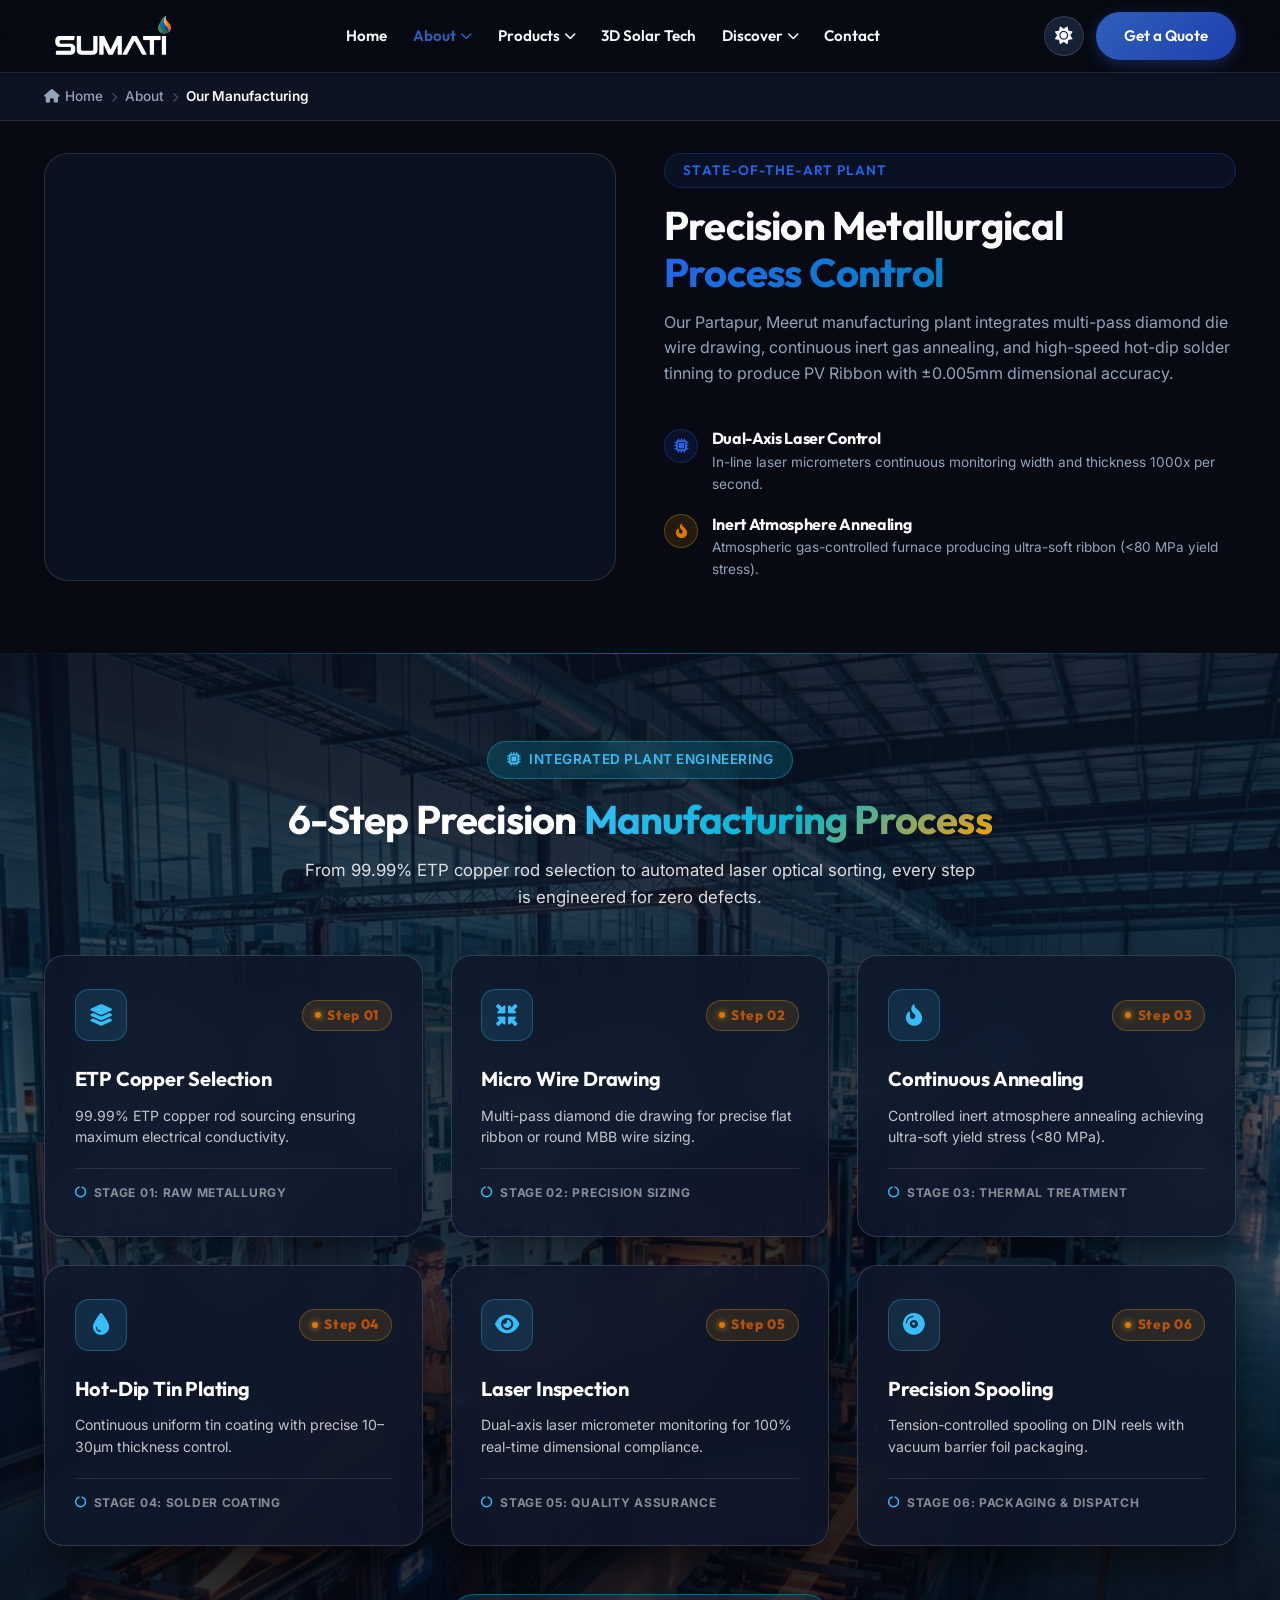
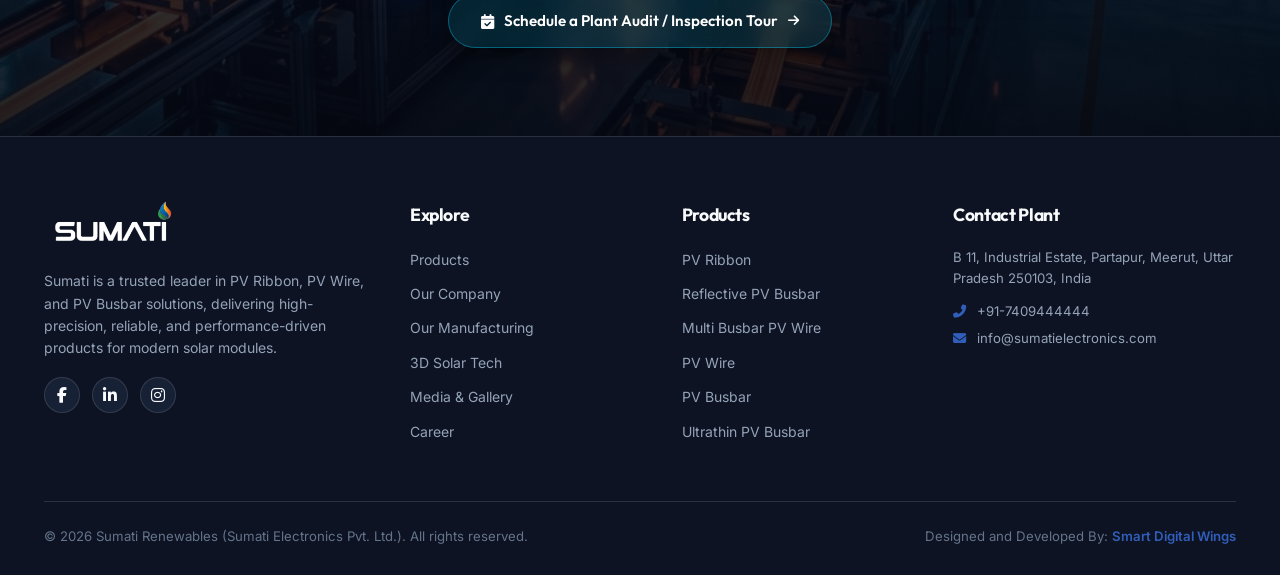
<file: our-manufacturing.html>
<!DOCTYPE html>
<html lang="en" data-theme="dark">
<head>
  <meta charset="UTF-8">
  <meta name="viewport" content="width=device-width, initial-scale=1.0">
  <title>Our Manufacturing | Sumati Renewables</title>
  
  <meta name="description" content="Explore Sumati Renewables' 6-step automated manufacturing process - wire drawing, continuous annealing, and laser inspection in Meerut, UP.">
  
  <link rel="preconnect" href="https://fonts.googleapis.com">
  <link rel="preconnect" href="https://fonts.gstatic.com" crossorigin>
  <link href="https://fonts.googleapis.com/css2?family=Inter:wght@300;400;500;600;700&family=Outfit:wght@400;500;600;700;800;900&display=swap" rel="stylesheet">
  <link rel="stylesheet" href="https://cdnjs.cloudflare.com/ajax/libs/font-awesome/6.4.0/css/all.min.css">
  <link rel="stylesheet" href="css/styles.css">
</head>
<body>

  <!-- Header Navigation -->
  <header class="header">
    <div class="container nav-wrapper">
              <a href="index.html" class="brand-logo">
          <img src="assets/images/logo_white.png" alt="Sumati Renewables Logo" class="logo-img logo-white">
          <img src="assets/images/logo_blue.png" alt="Sumati Renewables Logo" class="logo-img logo-blue">
        </a>

      <nav class="nav-menu" id="nav-menu">
        <div class="nav-item">
          <a href="index.html" class="nav-link">Home</a>
        </div>

        <div class="nav-item">
          <a href="our-company.html" class="nav-link active">About <i class="fas fa-chevron-down" style="font-size: 0.75rem;"></i></a>
          <div class="dropdown-menu">
            <a href="our-company.html" class="dropdown-item">Our Company</a>
            <a href="our-manufacturing.html" class="dropdown-item">Our Manufacturing</a>
          </div>
        </div>

        <div class="nav-item">
          <a href="index.html#products" class="nav-link">Products <i class="fas fa-chevron-down" style="font-size: 0.75rem;"></i></a>
          <div class="dropdown-menu">
            <a href="pv-ribbon.html" class="dropdown-item">PV Ribbon</a>
            <a href="reflective-pv-busbar.html" class="dropdown-item">Reflective PV Busbar</a>
            <a href="multi-busbar-pv-wire.html" class="dropdown-item">Multi-Busbar (MBB) Wire</a>
            <a href="pv-wire.html" class="dropdown-item">PV Wire</a>
            <a href="pv-busbar.html" class="dropdown-item">PV Busbar</a>
            <a href="ultrathin-pv-busbar.html" class="dropdown-item">Ultrathin PV Busbar</a>
          </div>
        </div>

        <div class="nav-item">
          <a href="3d-solar-tech.html" class="nav-link">3D Solar Tech</a>
        </div>

        <div class="nav-item">
          <a href="gallery.html" class="nav-link">Discover <i class="fas fa-chevron-down" style="font-size: 0.75rem;"></i></a>
          <div class="dropdown-menu">
            <a href="gallery.html" class="dropdown-item">Media & Gallery</a>
            <a href="career.html" class="dropdown-item">Career</a>
          </div>
        </div>

        <div class="nav-item">
          <a href="contact.html" class="nav-link">Contact</a>
        </div>
      </nav>

      <div class="header-actions">
        <button class="theme-toggle-btn" id="theme-toggle-btn" aria-label="Toggle Theme">
          <i class="fas fa-sun"></i>
        </button>
        <a href="contact.html" class="btn btn-primary">Get a Quote</a>
        <button class="mobile-nav-toggle" id="mobile-nav-toggle" aria-label="Toggle Navigation">
          <i class="fas fa-bars"></i>
        </button>
      </div>
    </div>
  </header>

  <!-- Minimalist Breadcrumb -->
  <nav class="page-breadcrumb" aria-label="Breadcrumb">
    <div class="container">
      <ol class="breadcrumb-list">
        <li class="breadcrumb-item">
          <a href="index.html" class="breadcrumb-link"><i class="fas fa-home"></i> Home</a>
        </li>
        <li class="breadcrumb-separator"><i class="fas fa-chevron-right"></i></li>
        <li class="breadcrumb-item">About</li>
        <li class="breadcrumb-separator"><i class="fas fa-chevron-right"></i></li>
        <li class="breadcrumb-item active" aria-current="page">Our Manufacturing</li>
      </ol>
    </div>
  </nav>

  <!-- Equal Height Video & Text Section -->
  <section class="section-padding">
    <div class="container">
      <div class="about-grid">
        <!-- Left Video Media Column -->
        <div class="about-card-left">
          <video autoplay loop muted playsinline style="width: 100%; height: 100%; object-fit: cover; border-radius: var(--radius-md);">
            <source src="assets/videos/1.mp4" type="video/mp4">
          </video>
        </div>

        <!-- Right Content Column -->
        <div class="about-content-right">
          <span class="section-tag">State-Of-The-Art Plant</span>
          <h2 class="section-title">Precision Metallurgical <br><span class="text-gradient">Process Control</span></h2>
          <p style="color: var(--text-muted); margin-bottom: 1.25rem;">
            Our Partapur, Meerut manufacturing plant integrates multi-pass diamond die wire drawing, continuous inert gas annealing, and high-speed hot-dip solder tinning to produce PV Ribbon with ±0.005mm dimensional accuracy.
          </p>

          <div class="about-features-list">
            <div class="about-feature-item">
              <div class="about-feature-icon icon-blue"><i class="fas fa-microchip"></i></div>
              <div>
                <h4 style="font-weight: 700;">Dual-Axis Laser Control</h4>
                <p style="font-size: 0.85rem; color: var(--text-muted);">In-line laser micrometers continuous monitoring width and thickness 1000x per second.</p>
              </div>
            </div>
            <div class="about-feature-item">
              <div class="about-feature-icon icon-amber"><i class="fas fa-fire-alt"></i></div>
              <div>
                <h4 style="font-weight: 700;">Inert Atmosphere Annealing</h4>
                <p style="font-size: 0.85rem; color: var(--text-muted);">Atmospheric gas-controlled furnace producing ultra-soft ribbon (<80 MPa yield stress).</p>
              </div>
            </div>
          </div>
        </div>
      </div>
    </div>
  </section>

  <!-- Modern 6-Step Manufacturing Process Showcase -->
  <section class="manufacturing section-padding" id="manufacturing">
    <div class="container">
      <div class="text-center">
        <span class="section-tag-glow"><i class="fas fa-microchip"></i> Integrated Plant Engineering</span>
        <h2 class="section-title">6-Step Precision <span class="text-gradient-cyan">Manufacturing Process</span></h2>
        <p class="section-subtitle">From 99.99% ETP copper rod selection to automated laser optical sorting, every step is engineered for zero defects.</p>
      </div>

      <div class="mfg-modern-grid">
        <!-- Step 1 Card -->
        <div class="mfg-step-card">
          <div>
            <div class="mfg-step-header">
              <div class="mfg-icon-box"><i class="fas fa-layer-group"></i></div>
              <span class="mfg-step-num">Step 01</span>
            </div>
            <h3 class="mfg-step-title">ETP Copper Selection</h3>
            <p class="mfg-step-desc">99.99% ETP copper rod sourcing ensuring maximum electrical conductivity.</p>
          </div>
          <div class="mfg-step-tag"><i class="fas fa-circle-notch"></i> Stage 01: Raw Metallurgy</div>
        </div>

        <!-- Step 2 Card -->
        <div class="mfg-step-card">
          <div>
            <div class="mfg-step-header">
              <div class="mfg-icon-box"><i class="fas fa-compress-arrows-alt"></i></div>
              <span class="mfg-step-num">Step 02</span>
            </div>
            <h3 class="mfg-step-title">Micro Wire Drawing</h3>
            <p class="mfg-step-desc">Multi-pass diamond die drawing for precise flat ribbon or round MBB wire sizing.</p>
          </div>
          <div class="mfg-step-tag"><i class="fas fa-circle-notch"></i> Stage 02: Precision Sizing</div>
        </div>

        <!-- Step 3 Card -->
        <div class="mfg-step-card">
          <div>
            <div class="mfg-step-header">
              <div class="mfg-icon-box"><i class="fas fa-fire-alt"></i></div>
              <span class="mfg-step-num">Step 03</span>
            </div>
            <h3 class="mfg-step-title">Continuous Annealing</h3>
            <p class="mfg-step-desc">Controlled inert atmosphere annealing achieving ultra-soft yield stress (&lt;80 MPa).</p>
          </div>
          <div class="mfg-step-tag"><i class="fas fa-circle-notch"></i> Stage 03: Thermal Treatment</div>
        </div>

        <!-- Step 4 Card -->
        <div class="mfg-step-card">
          <div>
            <div class="mfg-step-header">
              <div class="mfg-icon-box"><i class="fas fa-tint"></i></div>
              <span class="mfg-step-num">Step 04</span>
            </div>
            <h3 class="mfg-step-title">Hot-Dip Tin Plating</h3>
            <p class="mfg-step-desc">Continuous uniform tin coating with precise 10–30µm thickness control.</p>
          </div>
          <div class="mfg-step-tag"><i class="fas fa-circle-notch"></i> Stage 04: Solder Coating</div>
        </div>

        <!-- Step 5 Card -->
        <div class="mfg-step-card">
          <div>
            <div class="mfg-step-header">
              <div class="mfg-icon-box"><i class="fas fa-eye"></i></div>
              <span class="mfg-step-num">Step 05</span>
            </div>
            <h3 class="mfg-step-title">Laser Inspection</h3>
            <p class="mfg-step-desc">Dual-axis laser micrometer monitoring for 100% real-time dimensional compliance.</p>
          </div>
          <div class="mfg-step-tag"><i class="fas fa-circle-notch"></i> Stage 05: Quality Assurance</div>
        </div>

        <!-- Step 6 Card -->
        <div class="mfg-step-card">
          <div>
            <div class="mfg-step-header">
              <div class="mfg-icon-box"><i class="fas fa-compact-disc"></i></div>
              <span class="mfg-step-num">Step 06</span>
            </div>
            <h3 class="mfg-step-title">Precision Spooling</h3>
            <p class="mfg-step-desc">Tension-controlled spooling on DIN reels with vacuum barrier foil packaging.</p>
          </div>
          <div class="mfg-step-tag"><i class="fas fa-circle-notch"></i> Stage 06: Packaging & Dispatch</div>
        </div>
      </div>

      <div class="text-center" style="margin-top: 3rem;">
        <a href="contact.html" class="btn-glow-cyan">
          <i class="fas fa-calendar-check"></i> Schedule a Plant Audit / Inspection Tour <i class="fas fa-arrow-right" style="font-size: 0.8rem;"></i>
        </a>
      </div>
    </div>
  </section>

  <!-- Footer -->
  <footer class="footer">
    <div class="container">
      <div class="footer-grid">
        <div>
                    <a href="index.html" class="brand-logo" style="margin-bottom: 0.85rem;">
            <img src="assets/images/logo_white.png" alt="Sumati Renewables Logo" class="logo-img logo-white">
            <img src="assets/images/logo_blue.png" alt="Sumati Renewables Logo" class="logo-img logo-blue">
          </a>
          <p class="footer-desc">
            Sumati is a trusted leader in PV Ribbon, PV Wire, and PV Busbar solutions, delivering high-precision, reliable, and performance-driven products for modern solar modules.
          </p>
          <div class="social-icon-bar">
            <a href="https://www.facebook.com/SumatiRenewables/" target="_blank" rel="noopener" class="social-icon-link" aria-label="Facebook"><i class="fab fa-facebook-f"></i></a>
            <a href="https://in.linkedin.com/company/sumati-renewables-ltd" target="_blank" rel="noopener" class="social-icon-link" aria-label="LinkedIn"><i class="fab fa-linkedin-in"></i></a>
            <a href="https://www.instagram.com/sumati_renewables_ltd/" target="_blank" rel="noopener" class="social-icon-link" aria-label="Instagram"><i class="fab fa-instagram"></i></a>
          </div>
        </div>

        <div>
          <h4 class="footer-heading">Explore</h4>
          <ul class="footer-links">
            <li><a href="index.html#products">Products</a></li>
            <li><a href="our-company.html">Our Company</a></li>
            <li><a href="our-manufacturing.html">Our Manufacturing</a></li>
            <li><a href="3d-solar-tech.html">3D Solar Tech</a></li>
            <li><a href="gallery.html">Media & Gallery</a></li>
            <li><a href="career.html">Career</a></li>
          </ul>
        </div>

        <div>
          <h4 class="footer-heading">Products</h4>
          <ul class="footer-links">
            <li><a href="pv-ribbon.html">PV Ribbon</a></li>
            <li><a href="reflective-pv-busbar.html">Reflective PV Busbar</a></li>
            <li><a href="multi-busbar-pv-wire.html">Multi Busbar PV Wire</a></li>
            <li><a href="pv-wire.html">PV Wire</a></li>
            <li><a href="pv-busbar.html">PV Busbar</a></li>
            <li><a href="ultrathin-pv-busbar.html">Ultrathin PV Busbar</a></li>
          </ul>
        </div>

        <div>
          <h4 class="footer-heading">Contact Plant</h4>
          <p style="color: var(--text-muted); font-size: 0.825rem; margin-bottom: 0.75rem;">
            B 11, Industrial Estate, Partapur, Meerut, Uttar Pradesh 250103, India
          </p>
          <p style="color: var(--text-muted); font-size: 0.825rem; margin-bottom: 0.35rem;">
            <i class="fas fa-phone-alt" style="color: var(--accent-gold); margin-right: 0.4rem;"></i>
            <a href="tel:+917409444444" style="color: var(--text-muted); transition: color 0.2s ease;">+91-7409444444</a>
          </p>
          <p style="color: var(--text-muted); font-size: 0.825rem;">
            <i class="fas fa-envelope" style="color: var(--accent-gold); margin-right: 0.4rem;"></i>
            <a href="mailto:info@sumatielectronics.com" style="color: var(--text-muted); transition: color 0.2s ease;">info@sumatielectronics.com</a>
          </p>
        </div>
      </div>

      <div class="footer-bottom">
        <div>&copy; 2026 Sumati Renewables (Sumati Electronics Pvt. Ltd.). All rights reserved.</div>
        <div>Designed and Developed By: <a href="https://smartdigitalwings.com/" target="_blank" rel="noopener" style="color: var(--accent-gold); font-weight: 600; transition: color 0.2s ease;">Smart Digital Wings</a></div>
      </div>
    </div>
  </footer>

  <script src="js/main.js"></script>
</body>
</html>
</file>
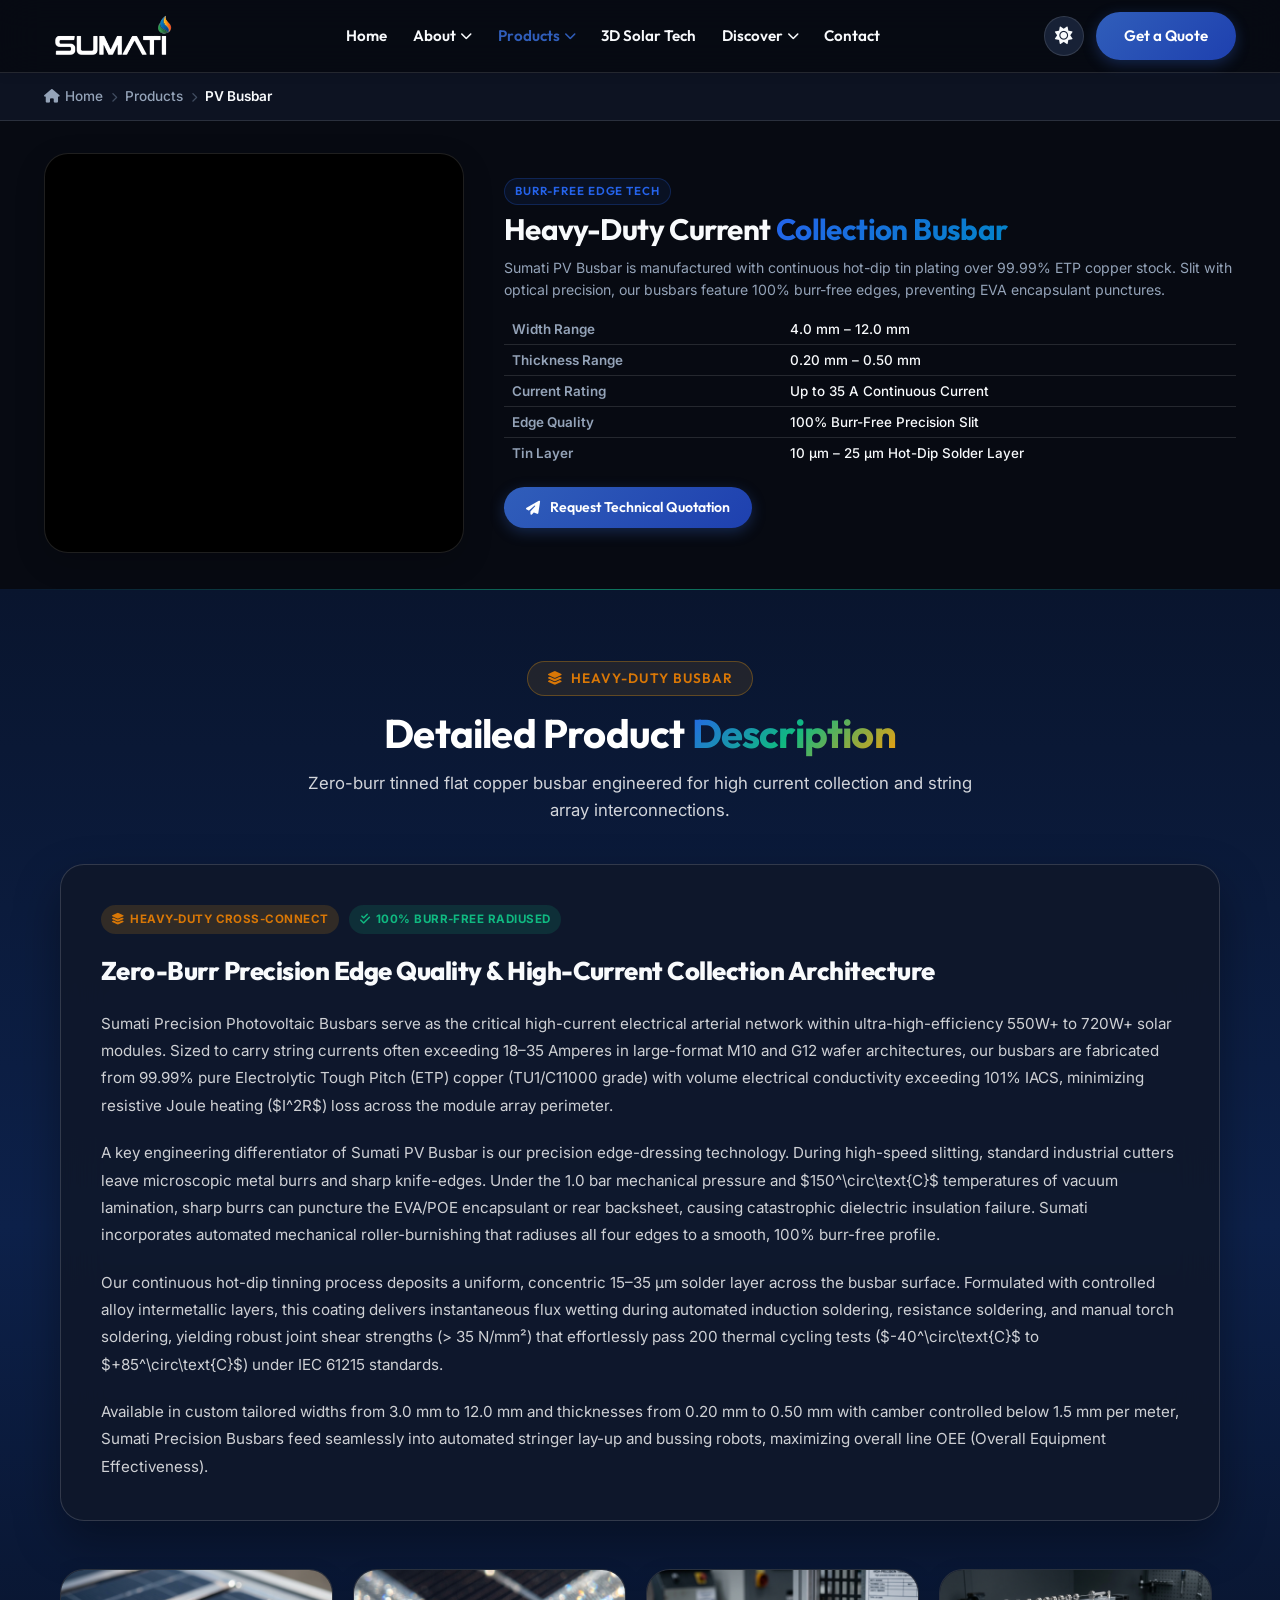
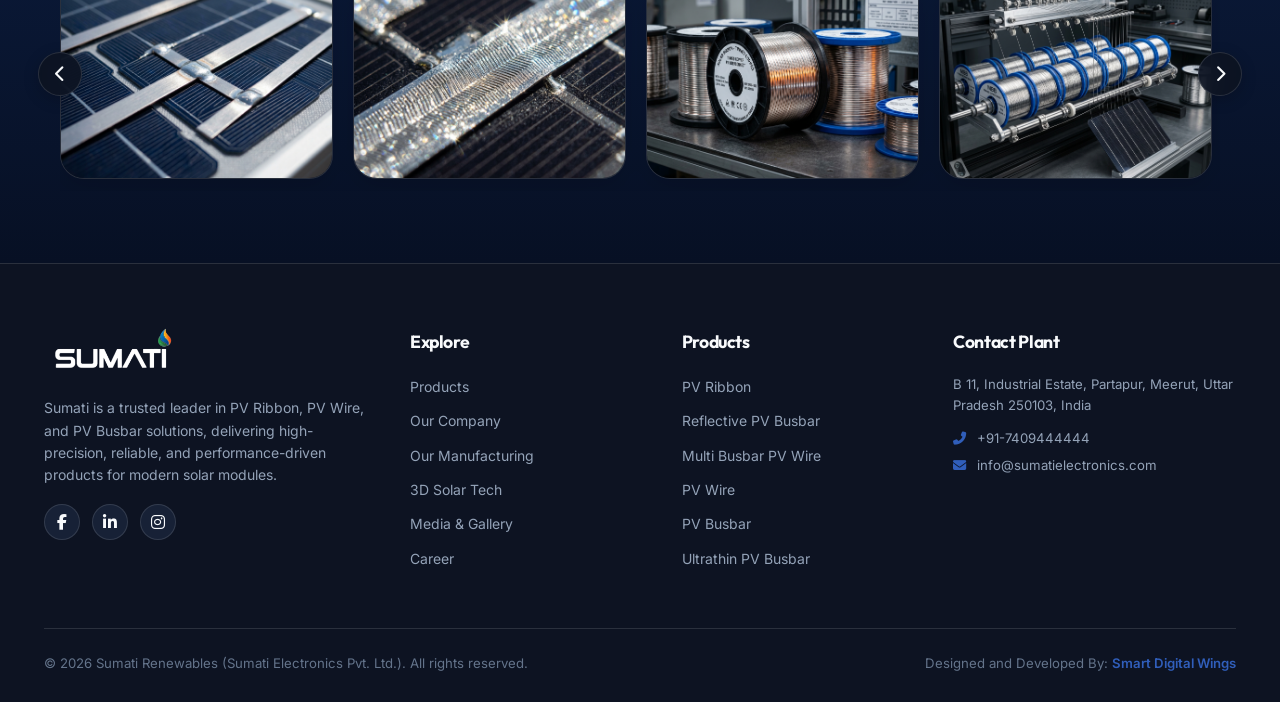
<file: pv-busbar.html>
<!DOCTYPE html>
<html lang="en" data-theme="dark">

<head>
  <meta charset="UTF-8">
  <meta name="viewport" content="width=device-width, initial-scale=1.0">
  <title>Precision PV Busbar | Sumati Renewables</title>

  <meta name="description"
    content="Precision flat tinned copper PV Busbar with zero burr slitting for high current carrying capacity up to 35A in solar arrays.">

  <link rel="preconnect" href="https://fonts.googleapis.com">
  <link rel="preconnect" href="https://fonts.gstatic.com" crossorigin>
  <link
    href="https://fonts.googleapis.com/css2?family=Inter:wght@300;400;500;600;700&family=Outfit:wght@400;500;600;700;800;900&display=swap"
    rel="stylesheet">
  <link rel="stylesheet" href="https://cdnjs.cloudflare.com/ajax/libs/font-awesome/6.4.0/css/all.min.css">
  <link rel="stylesheet" href="css/styles.css">
</head>

<body>

  <!-- Header Navigation -->
  <header class="header">
    <div class="container nav-wrapper">
      <a href="index.html" class="brand-logo">
        <img src="assets/images/logo_white.png" alt="Sumati Renewables Logo" class="logo-img logo-white">
        <img src="assets/images/logo_blue.png" alt="Sumati Renewables Logo" class="logo-img logo-blue">
      </a>

      <nav class="nav-menu" id="nav-menu">
        <div class="nav-item">
          <a href="index.html" class="nav-link">Home</a>
        </div>

        <div class="nav-item">
          <a href="our-company.html" class="nav-link">About <i class="fas fa-chevron-down"
              style="font-size: 0.75rem;"></i></a>
          <div class="dropdown-menu">
            <a href="our-company.html" class="dropdown-item">Our Company</a>
            <a href="our-manufacturing.html" class="dropdown-item">Our Manufacturing</a>
          </div>
        </div>

        <div class="nav-item">
          <a href="index.html#products" class="nav-link active">Products <i class="fas fa-chevron-down"
              style="font-size: 0.75rem;"></i></a>
          <div class="dropdown-menu">
            <a href="pv-ribbon.html" class="dropdown-item">PV Ribbon</a>
            <a href="reflective-pv-busbar.html" class="dropdown-item">Reflective PV Busbar</a>
            <a href="multi-busbar-pv-wire.html" class="dropdown-item">Multi-Busbar (MBB) Wire</a>
            <a href="pv-wire.html" class="dropdown-item">PV Wire</a>
            <a href="pv-busbar.html" class="dropdown-item">PV Busbar</a>
            <a href="ultrathin-pv-busbar.html" class="dropdown-item">Ultrathin PV Busbar</a>
          </div>
        </div>

        <div class="nav-item">
          <a href="3d-solar-tech.html" class="nav-link">3D Solar Tech</a>
        </div>

        <div class="nav-item">
          <a href="gallery.html" class="nav-link">Discover <i class="fas fa-chevron-down"
              style="font-size: 0.75rem;"></i></a>
          <div class="dropdown-menu">
            <a href="gallery.html" class="dropdown-item">Media & Gallery</a>
            <a href="career.html" class="dropdown-item">Career</a>
          </div>
        </div>

        <div class="nav-item">
          <a href="contact.html" class="nav-link">Contact</a>
        </div>
      </nav>

      <div class="header-actions">
        <button class="theme-toggle-btn" id="theme-toggle-btn" aria-label="Toggle Theme">
          <i class="fas fa-sun"></i>
        </button>
        <a href="contact.html" class="btn btn-primary">Get a Quote</a>
        <button class="mobile-nav-toggle" id="mobile-nav-toggle" aria-label="Toggle Navigation">
          <i class="fas fa-bars"></i>
        </button>
      </div>
    </div>
  </header>

  <!-- Minimalist Breadcrumb -->
  <nav class="page-breadcrumb" aria-label="Breadcrumb">
    <div class="container">
      <ol class="breadcrumb-list">
        <li class="breadcrumb-item">
          <a href="index.html" class="breadcrumb-link"><i class="fas fa-home"></i> Home</a>
        </li>
        <li class="breadcrumb-separator"><i class="fas fa-chevron-right"></i></li>
        <li class="breadcrumb-item">
          <a href="index.html#products" class="breadcrumb-link">Products</a>
        </li>
        <li class="breadcrumb-separator"><i class="fas fa-chevron-right"></i></li>
        <li class="breadcrumb-item active" aria-current="page">PV Busbar</li>
      </ol>
    </div>
  </nav>

  <!-- Compact Product Showcase Hero -->
  <section class="section-padding product-hero-section">
    <div class="container">
      <div class="product-hero-grid">
        <!-- Compact Left Media -->
        <div class="product-hero-media">
          <video autoplay loop muted playsinline>
            <source src="assets/videos/4.mp4" type="video/mp4">
          </video>
        </div>

        <!-- Compact Right Details -->
        <div class="product-hero-content">
          <span class="section-tag">Burr-Free Edge Tech</span>
          <h2 class="section-title">Heavy-Duty Current <span class="text-gradient">Collection Busbar</span></h2>
          <p class="product-intro">
            Sumati PV Busbar is manufactured with continuous hot-dip tin plating over 99.99% ETP copper stock. Slit with
            optical precision, our busbars feature 100% burr-free edges, preventing EVA encapsulant punctures.
          </p>

          <table class="product-mini-spec">
            <tbody>
              <tr>
                <td>Width Range</td>
                <td>4.0 mm – 12.0 mm</td>
              </tr>
              <tr>
                <td>Thickness Range</td>
                <td>0.20 mm – 0.50 mm</td>
              </tr>
              <tr>
                <td>Current Rating</td>
                <td>Up to 35 A Continuous Current</td>
              </tr>
              <tr>
                <td>Edge Quality</td>
                <td>100% Burr-Free Precision Slit</td>
              </tr>
              <tr>
                <td>Tin Layer</td>
                <td>10 µm – 25 µm Hot-Dip Solder Layer</td>
              </tr>
            </tbody>
          </table>

          <div>
            <a href="contact.html" class="btn btn-primary"><i class="fas fa-paper-plane"></i> Request Technical Quotation</a>
          </div>
        </div>
      </div>
    </div>
  </section>

  <!-- Detailed Product Description & Engineering Highlights Section -->
  <section class="section-padding section-engineering-insights">
    <div class="container">
      <div style="max-width: 1160px; margin: 0 auto;">
        <div class="text-center" style="margin-bottom: 2.5rem;">
          <span class="section-tag section-tag-amber"><i class="fas fa-layer-group"></i> Heavy-Duty Busbar</span>
          <h2 class="section-title">Detailed Product <span class="text-gradient-flame">Description</span></h2>
          <p class="section-subtitle">Zero-burr tinned flat copper busbar engineered for high current collection and
            string array interconnections.</p>
        </div>

        <!-- Main Technical Deep-Dive Card -->
        <div class="glass-card"
          style="padding: 2.5rem; margin-bottom: 2rem; line-height: 1.8; font-size: 0.95rem; border-radius: var(--radius-lg);">
          <div style="display: flex; align-items: center; justify-content: flex-start; gap: 0.65rem; margin-bottom: 0.85rem; flex-wrap: wrap;">
            <span class="product-tech-badge" style="background: rgba(245, 158, 11, 0.15); color: #d97706; margin: 0;"><i
                class="fas fa-layer-group"></i> Heavy-Duty Cross-Connect</span>
            <span class="product-tech-badge" style="background: rgba(16, 185, 129, 0.15); color: var(--accent-green); margin: 0;"><i
                class="fas fa-check-double"></i> 100% Burr-Free Radiused</span>
          </div>
          <h3 style="font-size: 1.6rem; color: var(--text-main); margin-bottom: 1rem; font-weight: 800;">
            Zero-Burr Precision Edge Quality &amp; High-Current Collection Architecture
          </h3>
          <p style="margin-bottom: 1.25rem;">
            Sumati Precision Photovoltaic Busbars serve as the critical high-current electrical arterial network within
            ultra-high-efficiency 550W+ to 720W+ solar modules. Sized to carry string currents often exceeding 18–35
            Amperes in large-format M10 and G12 wafer architectures, our busbars are fabricated from 99.99% pure
            Electrolytic Tough Pitch (ETP) copper (TU1/C11000 grade) with volume electrical conductivity exceeding 101%
            IACS, minimizing resistive Joule heating ($I^2R$) loss across the module array perimeter.
          </p>
          <p style="margin-bottom: 1.25rem;">
            A key engineering differentiator of Sumati PV Busbar is our precision edge-dressing technology. During
            high-speed slitting, standard industrial cutters leave microscopic metal burrs and sharp knife-edges. Under
            the 1.0 bar mechanical pressure and $150^\circ\text{C}$ temperatures of vacuum lamination, sharp burrs can
            puncture the EVA/POE encapsulant or rear backsheet, causing catastrophic dielectric insulation failure.
            Sumati incorporates automated mechanical roller-burnishing that radiuses all four edges to a smooth, 100%
            burr-free profile.
          </p>
          <p style="margin-bottom: 1.25rem;">
            Our continuous hot-dip tinning process deposits a uniform, concentric 15–35 &micro;m solder layer across the
            busbar surface. Formulated with controlled alloy intermetallic layers, this coating delivers instantaneous
            flux wetting during automated induction soldering, resistance soldering, and manual torch soldering,
            yielding robust joint shear strengths (&gt; 35 N/mm&sup2;) that effortlessly pass 200 thermal cycling tests
            ($-40^\circ\text{C}$ to $+85^\circ\text{C}$) under IEC 61215 standards.
          </p>
          <p>
            Available in custom tailored widths from 3.0 mm to 12.0 mm and thicknesses from 0.20 mm to 0.50 mm with
            camber controlled below 1.5 mm per meter, Sumati Precision Busbars feed seamlessly into automated stringer
            lay-up and bussing robots, maximizing overall line OEE (Overall Equipment Effectiveness).
          </p>
        </div>

        <!-- Product Showcase Slider (4 Images in a row) -->
        <div class="product-slider-container">
          <div class="product-slider-wrapper">
            <button class="slider-arrow prev-arrow" aria-label="Previous Slide"><i
                class="fas fa-chevron-left"></i></button>
            <div class="product-slider-track">
              <div class="product-slide-item">
                <div class="slide-img-box">
                  <img src="assets/images/pv_busbar_product.jpg" alt="Precision PV Busbar Matrix" loading="lazy">
                </div>
              </div>
              <div class="product-slide-item">
                <div class="slide-img-box">
                  <img src="assets/images/reflective_busbar_product.jpg" alt="Reflective PV Busbar Texture"
                    loading="lazy">
                </div>
              </div>
              <div class="product-slide-item">
                <div class="slide-img-box">
                  <img src="assets/images/pv_ribbon_product.jpg" alt="Precision PV Ribbon Spools" loading="lazy">
                </div>
              </div>
              <div class="product-slide-item">
                <div class="slide-img-box">
                  <img src="assets/images/multi_busbar_wire.jpg" alt="Multi-Busbar MBB Wire" loading="lazy">
                </div>
              </div>
              <div class="product-slide-item">
                <div class="slide-img-box">
                  <img src="assets/images/hot_dip_tinning.jpg" alt="Continuous Hot-Dip Tinning Line" loading="lazy">
                </div>
              </div>
              <div class="product-slide-item">
                <div class="slide-img-box">
                  <img src="assets/images/laser_micrometer_inspection.jpg" alt="Laser Optical Inspection"
                    loading="lazy">
                </div>
              </div>
              <div class="product-slide-item">
                <div class="slide-img-box">
                  <img src="assets/images/about_company.jpg" alt="Automated Cleanroom Robotics" loading="lazy">
                </div>
              </div>
              <div class="product-slide-item">
                <div class="slide-img-box">
                  <img src="assets/images/factory_facility.jpg" alt="Manufacturing Plant Facility" loading="lazy">
                </div>
              </div>
            </div>
            <button class="slider-arrow next-arrow" aria-label="Next Slide"><i
                class="fas fa-chevron-right"></i></button>
          </div>
        </div>
      </div>
    </div>
  </section>

  <!-- Footer -->
  <footer class="footer">
    <div class="container">
      <div class="footer-grid">
        <div>
          <a href="index.html" class="brand-logo" style="margin-bottom: 0.85rem;">
            <img src="assets/images/logo_white.png" alt="Sumati Renewables Logo" class="logo-img logo-white">
            <img src="assets/images/logo_blue.png" alt="Sumati Renewables Logo" class="logo-img logo-blue">
          </a>
          <p class="footer-desc">
            Sumati is a trusted leader in PV Ribbon, PV Wire, and PV Busbar solutions, delivering high-precision,
            reliable, and performance-driven products for modern solar modules.
          </p>
          <div class="social-icon-bar">
            <a href="https://www.facebook.com/SumatiRenewables/" target="_blank" rel="noopener" class="social-icon-link"
              aria-label="Facebook"><i class="fab fa-facebook-f"></i></a>
            <a href="https://in.linkedin.com/company/sumati-renewables-ltd" target="_blank" rel="noopener"
              class="social-icon-link" aria-label="LinkedIn"><i class="fab fa-linkedin-in"></i></a>
            <a href="https://www.instagram.com/sumati_renewables_ltd/" target="_blank" rel="noopener"
              class="social-icon-link" aria-label="Instagram"><i class="fab fa-instagram"></i></a>
          </div>
        </div>

        <div>
          <h4 class="footer-heading">Explore</h4>
          <ul class="footer-links">
            <li><a href="index.html#products">Products</a></li>
            <li><a href="our-company.html">Our Company</a></li>
            <li><a href="our-manufacturing.html">Our Manufacturing</a></li>
            <li><a href="3d-solar-tech.html">3D Solar Tech</a></li>
            <li><a href="gallery.html">Media & Gallery</a></li>
            <li><a href="career.html">Career</a></li>
          </ul>
        </div>

        <div>
          <h4 class="footer-heading">Products</h4>
          <ul class="footer-links">
            <li><a href="pv-ribbon.html">PV Ribbon</a></li>
            <li><a href="reflective-pv-busbar.html">Reflective PV Busbar</a></li>
            <li><a href="multi-busbar-pv-wire.html">Multi Busbar PV Wire</a></li>
            <li><a href="pv-wire.html">PV Wire</a></li>
            <li><a href="pv-busbar.html">PV Busbar</a></li>
            <li><a href="ultrathin-pv-busbar.html">Ultrathin PV Busbar</a></li>
          </ul>
        </div>

        <div>
          <h4 class="footer-heading">Contact Plant</h4>
          <p style="color: var(--text-muted); font-size: 0.825rem; margin-bottom: 0.75rem;">
            B 11, Industrial Estate, Partapur, Meerut, Uttar Pradesh 250103, India
          </p>
          <p style="color: var(--text-muted); font-size: 0.825rem; margin-bottom: 0.35rem;">
            <i class="fas fa-phone-alt" style="color: var(--accent-gold); margin-right: 0.4rem;"></i>
            <a href="tel:+917409444444"
              style="color: var(--text-muted); transition: color 0.2s ease;">+91-7409444444</a>
          </p>
          <p style="color: var(--text-muted); font-size: 0.825rem;">
            <i class="fas fa-envelope" style="color: var(--accent-gold); margin-right: 0.4rem;"></i>
            <a href="mailto:info@sumatielectronics.com"
              style="color: var(--text-muted); transition: color 0.2s ease;">info@sumatielectronics.com</a>
          </p>
        </div>
      </div>

      <div class="footer-bottom">
        <div>&copy; 2026 Sumati Renewables (Sumati Electronics Pvt. Ltd.). All rights reserved.</div>
        <div>Designed and Developed By: <a href="https://smartdigitalwings.com/" target="_blank" rel="noopener"
            style="color: var(--accent-gold); font-weight: 600; transition: color 0.2s ease;">Smart Digital Wings</a>
        </div>
      </div>
    </div>
  </footer>

  <script src="js/main.js"></script>
</body>

</html>
</file>
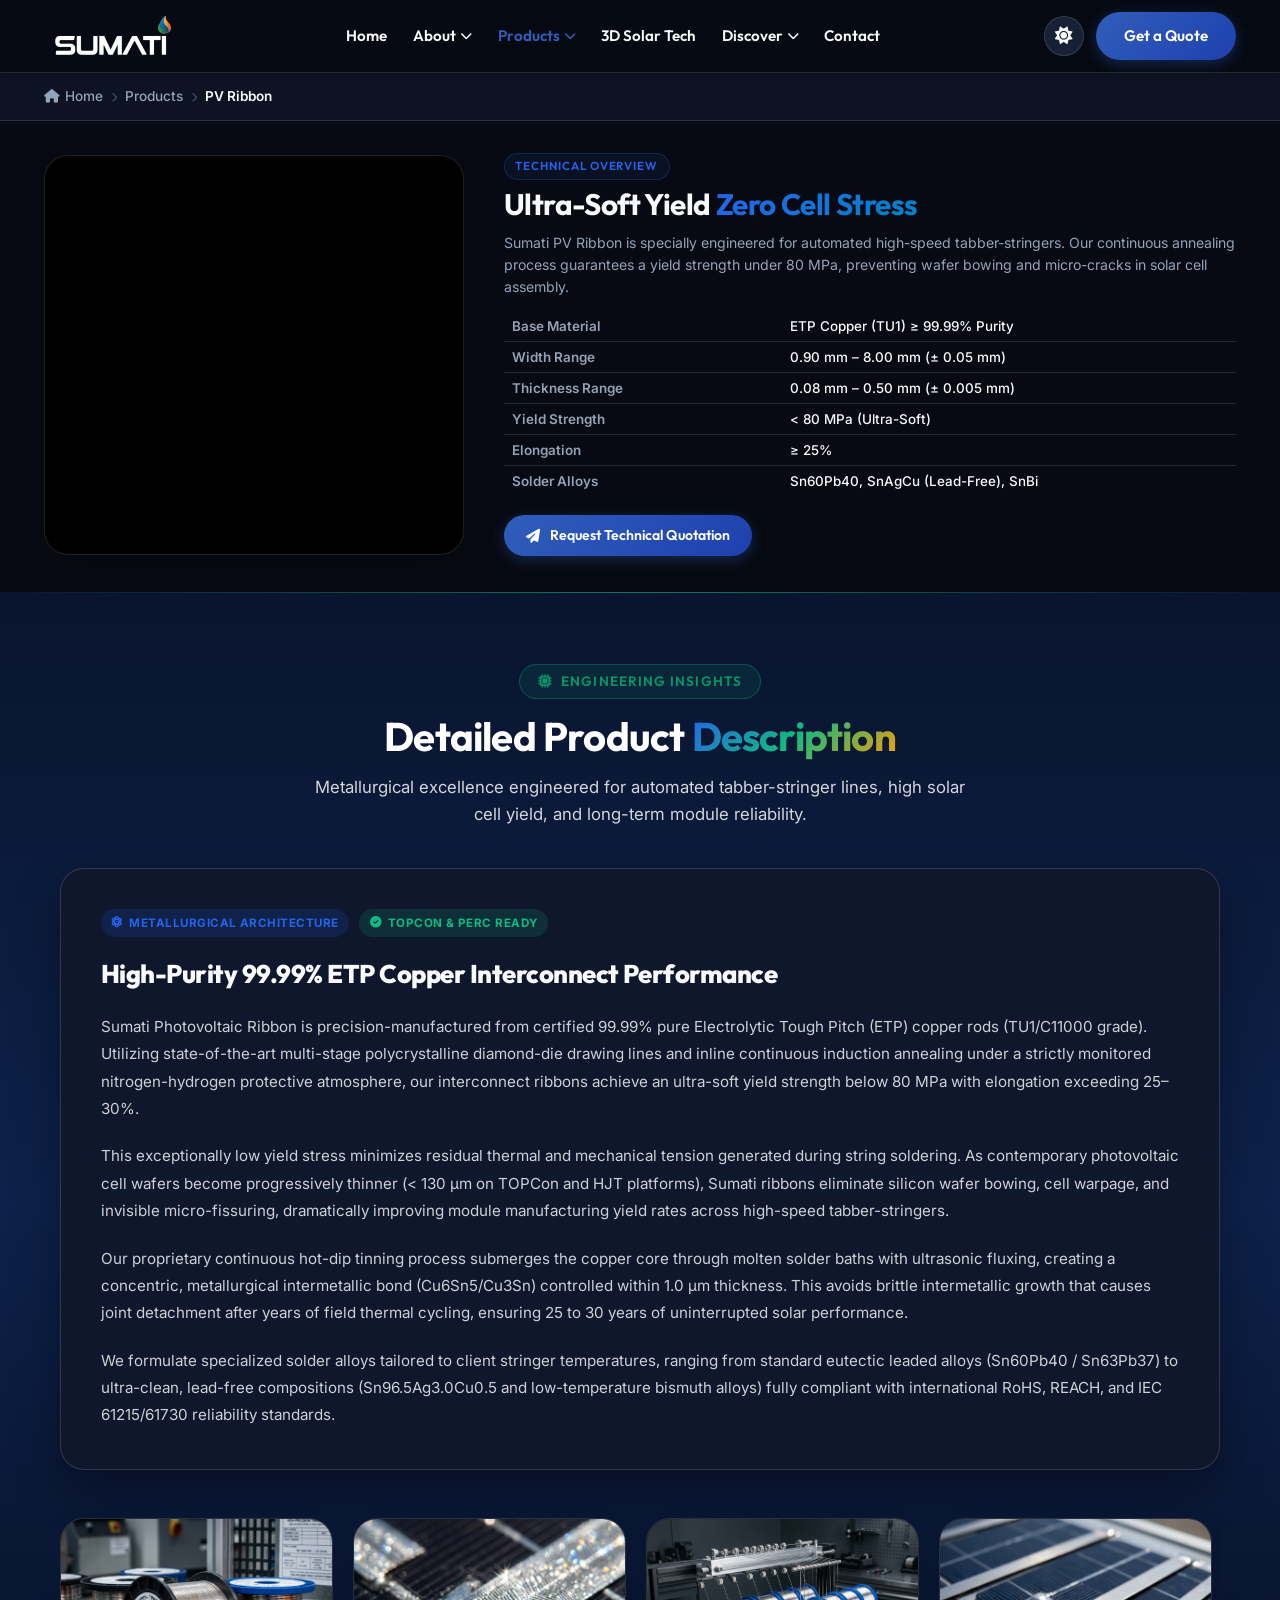
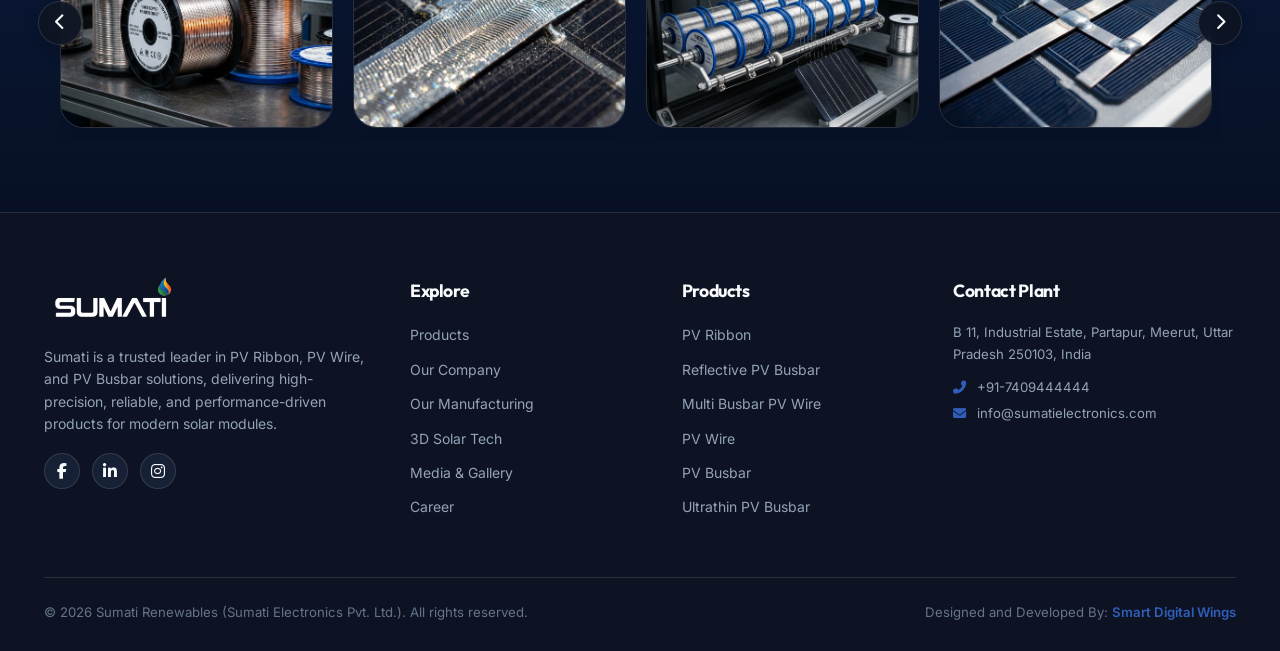
<file: pv-ribbon.html>
<!DOCTYPE html>
<html lang="en" data-theme="dark">

<head>
  <meta charset="UTF-8">
  <meta name="viewport" content="width=device-width, initial-scale=1.0">
  <title>PV Ribbon (Interconnect) | Sumati Renewables</title>

  <meta name="description"
    content="High-purity 99.99% ETP copper PV Ribbon with hot-dip tin coating for low soldering temperature and zero cell stress.">

  <link rel="preconnect" href="https://fonts.googleapis.com">
  <link rel="preconnect" href="https://fonts.gstatic.com" crossorigin>
  <link
    href="https://fonts.googleapis.com/css2?family=Inter:wght@300;400;500;600;700&family=Outfit:wght@400;500;600;700;800;900&display=swap"
    rel="stylesheet">
  <link rel="stylesheet" href="https://cdnjs.cloudflare.com/ajax/libs/font-awesome/6.4.0/css/all.min.css">
  <link rel="stylesheet" href="css/styles.css">
</head>

<body>

  <!-- Header Navigation -->
  <header class="header">
    <div class="container nav-wrapper">
      <a href="index.html" class="brand-logo">
        <img src="assets/images/logo_white.png" alt="Sumati Renewables Logo" class="logo-img logo-white">
        <img src="assets/images/logo_blue.png" alt="Sumati Renewables Logo" class="logo-img logo-blue">
      </a>

      <nav class="nav-menu" id="nav-menu">
        <div class="nav-item">
          <a href="index.html" class="nav-link">Home</a>
        </div>

        <div class="nav-item">
          <a href="our-company.html" class="nav-link">About <i class="fas fa-chevron-down"
              style="font-size: 0.75rem;"></i></a>
          <div class="dropdown-menu">
            <a href="our-company.html" class="dropdown-item">Our Company</a>
            <a href="our-manufacturing.html" class="dropdown-item">Our Manufacturing</a>
          </div>
        </div>

        <div class="nav-item">
          <a href="index.html#products" class="nav-link active">Products <i class="fas fa-chevron-down"
              style="font-size: 0.75rem;"></i></a>
          <div class="dropdown-menu">
            <a href="pv-ribbon.html" class="dropdown-item">PV Ribbon</a>
            <a href="reflective-pv-busbar.html" class="dropdown-item">Reflective PV Busbar</a>
            <a href="multi-busbar-pv-wire.html" class="dropdown-item">Multi-Busbar (MBB) Wire</a>
            <a href="pv-wire.html" class="dropdown-item">PV Wire</a>
            <a href="pv-busbar.html" class="dropdown-item">PV Busbar</a>
            <a href="ultrathin-pv-busbar.html" class="dropdown-item">Ultrathin PV Busbar</a>
          </div>
        </div>

        <div class="nav-item">
          <a href="3d-solar-tech.html" class="nav-link">3D Solar Tech</a>
        </div>

        <div class="nav-item">
          <a href="gallery.html" class="nav-link">Discover <i class="fas fa-chevron-down"
              style="font-size: 0.75rem;"></i></a>
          <div class="dropdown-menu">
            <a href="gallery.html" class="dropdown-item">Media & Gallery</a>
            <a href="career.html" class="dropdown-item">Career</a>
          </div>
        </div>

        <div class="nav-item">
          <a href="contact.html" class="nav-link">Contact</a>
        </div>
      </nav>

      <div class="header-actions">
        <button class="theme-toggle-btn" id="theme-toggle-btn" aria-label="Toggle Theme">
          <i class="fas fa-sun"></i>
        </button>
        <a href="contact.html" class="btn btn-primary">Get a Quote</a>
        <button class="mobile-nav-toggle" id="mobile-nav-toggle" aria-label="Toggle Navigation">
          <i class="fas fa-bars"></i>
        </button>
      </div>
    </div>
  </header>

  <!-- Minimalist Breadcrumb -->
  <nav class="page-breadcrumb" aria-label="Breadcrumb">
    <div class="container">
      <ol class="breadcrumb-list">
        <li class="breadcrumb-item">
          <a href="index.html" class="breadcrumb-link"><i class="fas fa-home"></i> Home</a>
        </li>
        <li class="breadcrumb-separator"><i class="fas fa-chevron-right"></i></li>
        <li class="breadcrumb-item">
          <a href="index.html#products" class="breadcrumb-link">Products</a>
        </li>
        <li class="breadcrumb-separator"><i class="fas fa-chevron-right"></i></li>
        <li class="breadcrumb-item active" aria-current="page">PV Ribbon</li>
      </ol>
    </div>
  </nav>

  <!-- Compact Product Showcase Hero -->
  <section class="section-padding product-hero-section">
    <div class="container">
      <div class="product-hero-grid">
        <!-- Compact Left Media -->
        <div class="product-hero-media">
          <video autoplay loop muted playsinline>
            <source src="assets/videos/pv.mp4" type="video/mp4">
          </video>
        </div>

        <!-- Compact Right Details -->
        <div class="product-hero-content">
          <span class="section-tag">Technical Overview</span>
          <h2 class="section-title">Ultra-Soft Yield <span class="text-gradient">Zero Cell Stress</span></h2>
          <p class="product-intro">
            Sumati PV Ribbon is specially engineered for automated high-speed tabber-stringers. Our continuous annealing
            process guarantees a yield strength under 80 MPa, preventing wafer bowing and micro-cracks in solar cell
            assembly.
          </p>

          <table class="product-mini-spec">
            <tbody>
              <tr>
                <td>Base Material</td>
                <td>ETP Copper (TU1) ≥ 99.99% Purity</td>
              </tr>
              <tr>
                <td>Width Range</td>
                <td>0.90 mm – 8.00 mm (± 0.05 mm)</td>
              </tr>
              <tr>
                <td>Thickness Range</td>
                <td>0.08 mm – 0.50 mm (± 0.005 mm)</td>
              </tr>
              <tr>
                <td>Yield Strength</td>
                <td>&lt; 80 MPa (Ultra-Soft)</td>
              </tr>
              <tr>
                <td>Elongation</td>
                <td>≥ 25%</td>
              </tr>
              <tr>
                <td>Solder Alloys</td>
                <td>Sn60Pb40, SnAgCu (Lead-Free), SnBi</td>
              </tr>
            </tbody>
          </table>

          <div>
            <a href="contact.html" class="btn btn-primary"><i class="fas fa-paper-plane"></i> Request Technical Quotation</a>
          </div>
        </div>
      </div>
    </div>
  </section>

  <!-- Detailed Product Description & Engineering Highlights Section -->
  <section class="section-padding section-engineering-insights">
    <div class="container">
      <div style="max-width: 1160px; margin: 0 auto;">
        <div class="text-center" style="margin-bottom: 2.5rem;">
          <span class="section-tag section-tag-green"><i class="fas fa-microchip"></i> Engineering Insights</span>
          <h2 class="section-title">Detailed Product <span class="text-gradient-flame">Description</span></h2>
          <p class="section-subtitle">Metallurgical excellence engineered for automated tabber-stringer lines, high
            solar cell yield, and long-term module reliability.</p>
        </div>

        <!-- Main Technical Deep-Dive Card -->
        <div class="glass-card"
          style="padding: 2.5rem; margin-bottom: 2rem; line-height: 1.8; font-size: 0.95rem; border-radius: var(--radius-lg);">
          <div style="display: flex; align-items: center; justify-content: flex-start; gap: 0.65rem; margin-bottom: 0.85rem; flex-wrap: wrap;">
            <span class="product-tech-badge" style="background: rgba(37, 99, 235, 0.15); color: var(--brand-blue); margin: 0;"><i
                class="fas fa-atom"></i> Metallurgical Architecture</span>
            <span class="product-tech-badge" style="background: rgba(16, 185, 129, 0.15); color: var(--accent-green); margin: 0;"><i
                class="fas fa-check-circle"></i> TOPCon &amp; PERC Ready</span>
          </div>
          <h3 style="font-size: 1.6rem; color: var(--text-main); margin-bottom: 1rem; font-weight: 800;">
            High-Purity 99.99% ETP Copper Interconnect Performance
          </h3>
          <p style="margin-bottom: 1.25rem;">
            Sumati Photovoltaic Ribbon is precision-manufactured from certified 99.99% pure Electrolytic Tough Pitch
            (ETP) copper rods (TU1/C11000 grade). Utilizing state-of-the-art multi-stage polycrystalline diamond-die
            drawing lines and inline continuous induction annealing under a strictly monitored nitrogen-hydrogen
            protective atmosphere, our interconnect ribbons achieve an ultra-soft yield strength below 80 MPa with
            elongation exceeding 25–30%.
          </p>
          <p style="margin-bottom: 1.25rem;">
            This exceptionally low yield stress minimizes residual thermal and mechanical tension generated during
            string soldering. As contemporary photovoltaic cell wafers become progressively thinner (< 130 µm on TOPCon
              and HJT platforms), Sumati ribbons eliminate silicon wafer bowing, cell warpage, and invisible
              micro-fissuring, dramatically improving module manufacturing yield rates across high-speed
              tabber-stringers. </p>
              <p style="margin-bottom: 1.25rem;">
                Our proprietary continuous hot-dip tinning process submerges the copper core through molten solder baths
                with ultrasonic fluxing, creating a concentric, metallurgical intermetallic bond (Cu6Sn5/Cu3Sn)
                controlled within 1.0 µm thickness. This avoids brittle intermetallic growth that causes joint
                detachment after years of field thermal cycling, ensuring 25 to 30 years of uninterrupted solar
                performance.
              </p>
              <p>
                We formulate specialized solder alloys tailored to client stringer temperatures, ranging from standard
                eutectic leaded alloys (Sn60Pb40 / Sn63Pb37) to ultra-clean, lead-free compositions (Sn96.5Ag3.0Cu0.5
                and low-temperature bismuth alloys) fully compliant with international RoHS, REACH, and IEC 61215/61730
                reliability standards.
              </p>
        </div>

        <!-- Product Showcase Slider (4 Images in a row) -->
        <div class="product-slider-container">
          <div class="product-slider-wrapper">
            <button class="slider-arrow prev-arrow" aria-label="Previous Slide"><i
                class="fas fa-chevron-left"></i></button>
            <div class="product-slider-track">
              <div class="product-slide-item">
                <div class="slide-img-box">
                  <img src="assets/images/pv_ribbon_product.jpg" alt="Precision PV Ribbon Spools" loading="lazy">
                </div>
              </div>
              <div class="product-slide-item">
                <div class="slide-img-box">
                  <img src="assets/images/reflective_busbar_product.jpg" alt="Reflective PV Busbar Texture"
                    loading="lazy">
                </div>
              </div>
              <div class="product-slide-item">
                <div class="slide-img-box">
                  <img src="assets/images/multi_busbar_wire.jpg" alt="Multi-Busbar MBB Wire" loading="lazy">
                </div>
              </div>
              <div class="product-slide-item">
                <div class="slide-img-box">
                  <img src="assets/images/pv_busbar_product.jpg" alt="Precision PV Busbar Matrix" loading="lazy">
                </div>
              </div>
              <div class="product-slide-item">
                <div class="slide-img-box">
                  <img src="assets/images/hot_dip_tinning.jpg" alt="Continuous Hot-Dip Tinning Line" loading="lazy">
                </div>
              </div>
              <div class="product-slide-item">
                <div class="slide-img-box">
                  <img src="assets/images/laser_micrometer_inspection.jpg" alt="Laser Optical Inspection"
                    loading="lazy">
                </div>
              </div>
              <div class="product-slide-item">
                <div class="slide-img-box">
                  <img src="assets/images/about_company.jpg" alt="Automated Cleanroom Robotics" loading="lazy">
                </div>
              </div>
              <div class="product-slide-item">
                <div class="slide-img-box">
                  <img src="assets/images/factory_facility.jpg" alt="Manufacturing Plant Facility" loading="lazy">
                </div>
              </div>
            </div>
            <button class="slider-arrow next-arrow" aria-label="Next Slide"><i
                class="fas fa-chevron-right"></i></button>
          </div>
        </div>
      </div>
    </div>
  </section>

  <!-- Footer -->
  <footer class="footer">
    <div class="container">
      <div class="footer-grid">
        <div>
          <a href="index.html" class="brand-logo" style="margin-bottom: 0.85rem;">
            <img src="assets/images/logo_white.png" alt="Sumati Renewables Logo" class="logo-img logo-white">
            <img src="assets/images/logo_blue.png" alt="Sumati Renewables Logo" class="logo-img logo-blue">
          </a>
          <p class="footer-desc">
            Sumati is a trusted leader in PV Ribbon, PV Wire, and PV Busbar solutions, delivering high-precision,
            reliable, and performance-driven products for modern solar modules.
          </p>
          <div class="social-icon-bar">
            <a href="https://www.facebook.com/SumatiRenewables/" target="_blank" rel="noopener" class="social-icon-link"
              aria-label="Facebook"><i class="fab fa-facebook-f"></i></a>
            <a href="https://in.linkedin.com/company/sumati-renewables-ltd" target="_blank" rel="noopener"
              class="social-icon-link" aria-label="LinkedIn"><i class="fab fa-linkedin-in"></i></a>
            <a href="https://www.instagram.com/sumati_renewables_ltd/" target="_blank" rel="noopener"
              class="social-icon-link" aria-label="Instagram"><i class="fab fa-instagram"></i></a>
          </div>
        </div>

        <div>
          <h4 class="footer-heading">Explore</h4>
          <ul class="footer-links">
            <li><a href="index.html#products">Products</a></li>
            <li><a href="our-company.html">Our Company</a></li>
            <li><a href="our-manufacturing.html">Our Manufacturing</a></li>
            <li><a href="3d-solar-tech.html">3D Solar Tech</a></li>
            <li><a href="gallery.html">Media & Gallery</a></li>
            <li><a href="career.html">Career</a></li>
          </ul>
        </div>

        <div>
          <h4 class="footer-heading">Products</h4>
          <ul class="footer-links">
            <li><a href="pv-ribbon.html">PV Ribbon</a></li>
            <li><a href="reflective-pv-busbar.html">Reflective PV Busbar</a></li>
            <li><a href="multi-busbar-pv-wire.html">Multi Busbar PV Wire</a></li>
            <li><a href="pv-wire.html">PV Wire</a></li>
            <li><a href="pv-busbar.html">PV Busbar</a></li>
            <li><a href="ultrathin-pv-busbar.html">Ultrathin PV Busbar</a></li>
          </ul>
        </div>

        <div>
          <h4 class="footer-heading">Contact Plant</h4>
          <p style="color: var(--text-muted); font-size: 0.825rem; margin-bottom: 0.75rem;">
            B 11, Industrial Estate, Partapur, Meerut, Uttar Pradesh 250103, India
          </p>
          <p style="color: var(--text-muted); font-size: 0.825rem; margin-bottom: 0.35rem;">
            <i class="fas fa-phone-alt" style="color: var(--accent-gold); margin-right: 0.4rem;"></i>
            <a href="tel:+917409444444"
              style="color: var(--text-muted); transition: color 0.2s ease;">+91-7409444444</a>
          </p>
          <p style="color: var(--text-muted); font-size: 0.825rem;">
            <i class="fas fa-envelope" style="color: var(--accent-gold); margin-right: 0.4rem;"></i>
            <a href="mailto:info@sumatielectronics.com"
              style="color: var(--text-muted); transition: color 0.2s ease;">info@sumatielectronics.com</a>
          </p>
        </div>
      </div>

      <div class="footer-bottom">
        <div>&copy; 2026 Sumati Renewables (Sumati Electronics Pvt. Ltd.). All rights reserved.</div>
        <div>Designed and Developed By: <a href="https://smartdigitalwings.com/" target="_blank" rel="noopener"
            style="color: var(--accent-gold); font-weight: 600; transition: color 0.2s ease;">Smart Digital Wings</a>
        </div>
      </div>
    </div>
  </footer>

  <script src="js/main.js"></script>
</body>

</html>
</file>
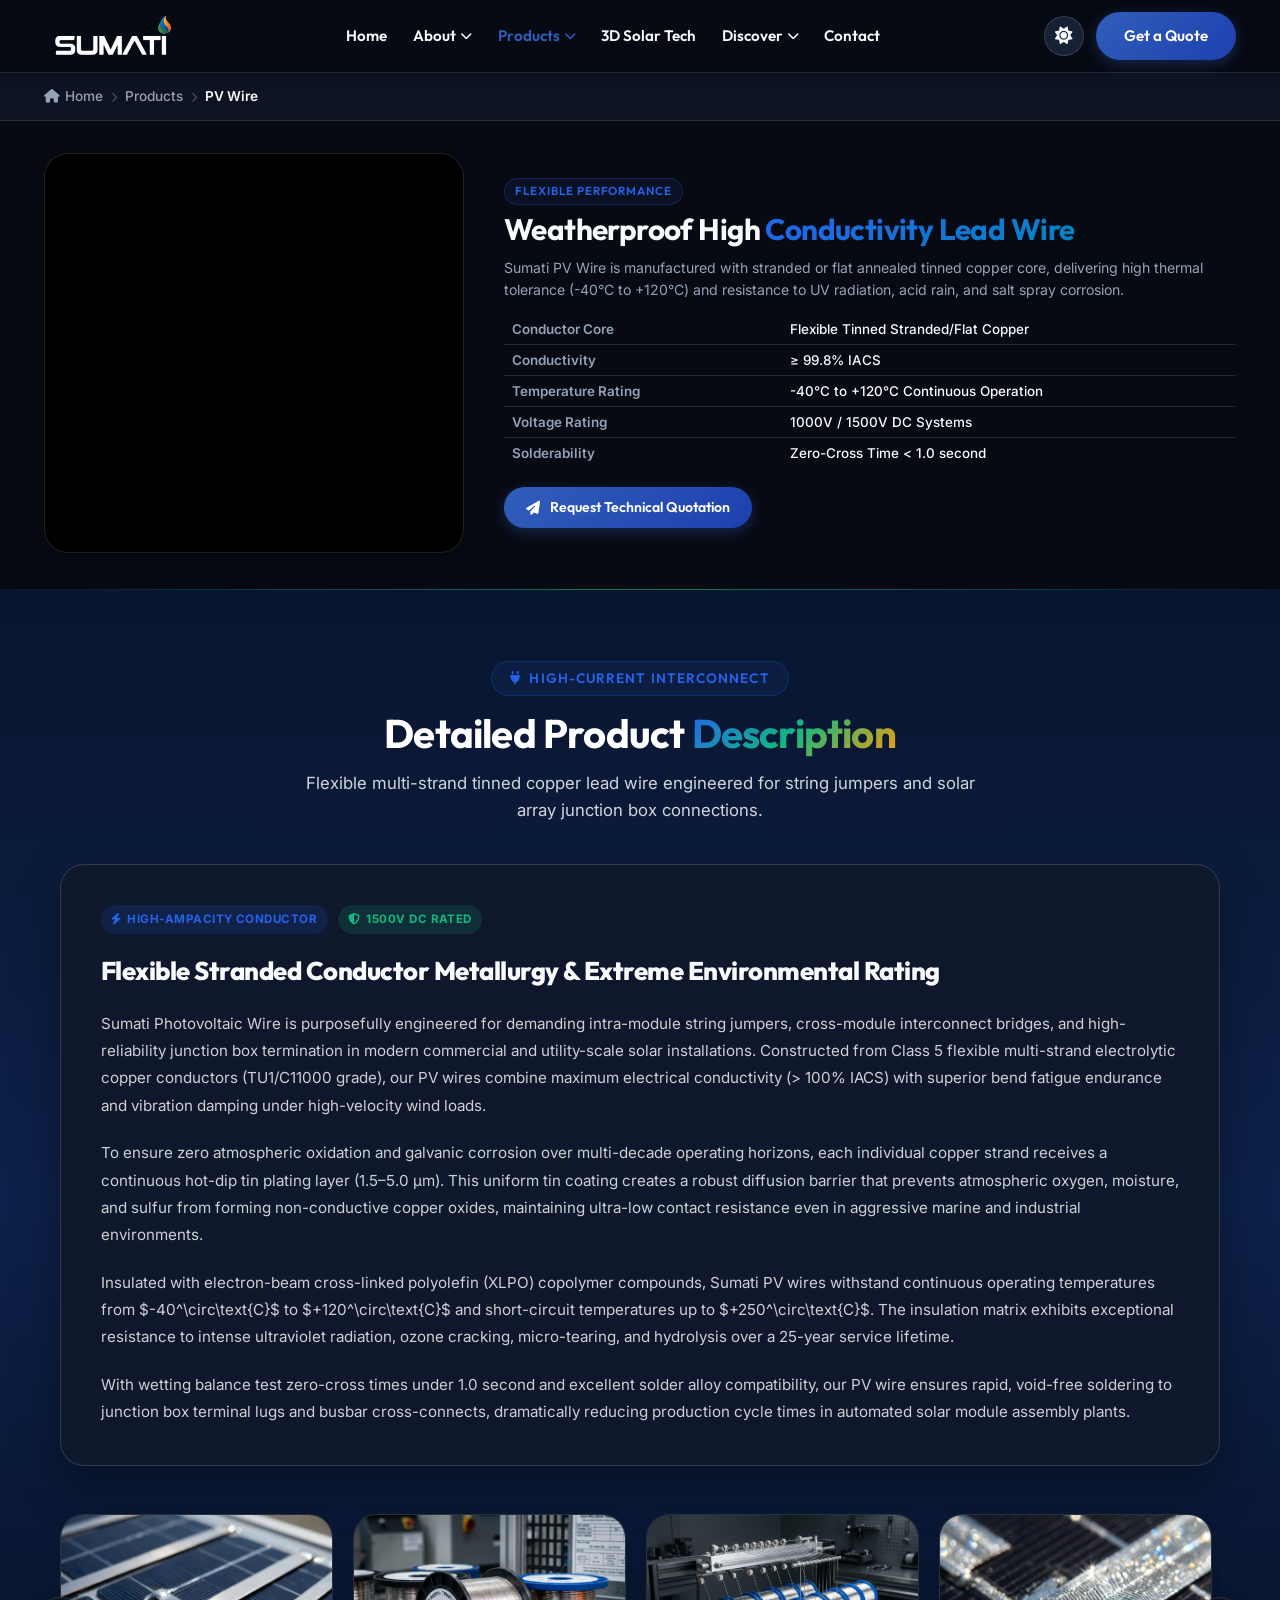
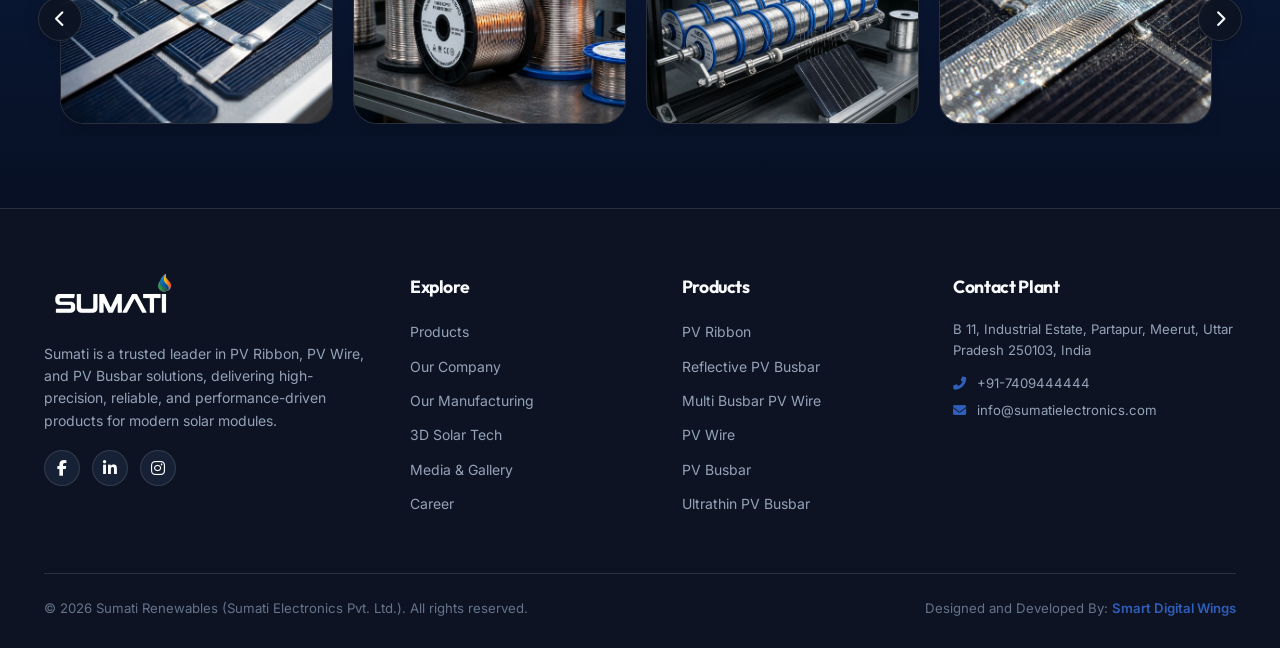
<file: pv-wire.html>
<!DOCTYPE html>
<html lang="en" data-theme="dark">

<head>
  <meta charset="UTF-8">
  <meta name="viewport" content="width=device-width, initial-scale=1.0">
  <title>Tinned Copper PV Wire | Sumati Renewables</title>

  <meta name="description"
    content="Flexible tinned copper PV Wire for string jumpers and solar junction box leads with -40°C to +120°C temperature tolerance.">

  <link rel="preconnect" href="https://fonts.googleapis.com">
  <link rel="preconnect" href="https://fonts.gstatic.com" crossorigin>
  <link
    href="https://fonts.googleapis.com/css2?family=Inter:wght@300;400;500;600;700&family=Outfit:wght@400;500;600;700;800;900&display=swap"
    rel="stylesheet">
  <link rel="stylesheet" href="https://cdnjs.cloudflare.com/ajax/libs/font-awesome/6.4.0/css/all.min.css">
  <link rel="stylesheet" href="css/styles.css">
</head>

<body>

  <!-- Header Navigation -->
  <header class="header">
    <div class="container nav-wrapper">
      <a href="index.html" class="brand-logo">
        <img src="assets/images/logo_white.png" alt="Sumati Renewables Logo" class="logo-img logo-white">
        <img src="assets/images/logo_blue.png" alt="Sumati Renewables Logo" class="logo-img logo-blue">
      </a>

      <nav class="nav-menu" id="nav-menu">
        <div class="nav-item">
          <a href="index.html" class="nav-link">Home</a>
        </div>

        <div class="nav-item">
          <a href="our-company.html" class="nav-link">About <i class="fas fa-chevron-down"
              style="font-size: 0.75rem;"></i></a>
          <div class="dropdown-menu">
            <a href="our-company.html" class="dropdown-item">Our Company</a>
            <a href="our-manufacturing.html" class="dropdown-item">Our Manufacturing</a>
          </div>
        </div>

        <div class="nav-item">
          <a href="index.html#products" class="nav-link active">Products <i class="fas fa-chevron-down"
              style="font-size: 0.75rem;"></i></a>
          <div class="dropdown-menu">
            <a href="pv-ribbon.html" class="dropdown-item">PV Ribbon</a>
            <a href="reflective-pv-busbar.html" class="dropdown-item">Reflective PV Busbar</a>
            <a href="multi-busbar-pv-wire.html" class="dropdown-item">Multi-Busbar (MBB) Wire</a>
            <a href="pv-wire.html" class="dropdown-item">PV Wire</a>
            <a href="pv-busbar.html" class="dropdown-item">PV Busbar</a>
            <a href="ultrathin-pv-busbar.html" class="dropdown-item">Ultrathin PV Busbar</a>
          </div>
        </div>

        <div class="nav-item">
          <a href="3d-solar-tech.html" class="nav-link">3D Solar Tech</a>
        </div>

        <div class="nav-item">
          <a href="gallery.html" class="nav-link">Discover <i class="fas fa-chevron-down"
              style="font-size: 0.75rem;"></i></a>
          <div class="dropdown-menu">
            <a href="gallery.html" class="dropdown-item">Media & Gallery</a>
            <a href="career.html" class="dropdown-item">Career</a>
          </div>
        </div>

        <div class="nav-item">
          <a href="contact.html" class="nav-link">Contact</a>
        </div>
      </nav>

      <div class="header-actions">
        <button class="theme-toggle-btn" id="theme-toggle-btn" aria-label="Toggle Theme">
          <i class="fas fa-sun"></i>
        </button>
        <a href="contact.html" class="btn btn-primary">Get a Quote</a>
        <button class="mobile-nav-toggle" id="mobile-nav-toggle" aria-label="Toggle Navigation">
          <i class="fas fa-bars"></i>
        </button>
      </div>
    </div>
  </header>

  <!-- Minimalist Breadcrumb -->
  <nav class="page-breadcrumb" aria-label="Breadcrumb">
    <div class="container">
      <ol class="breadcrumb-list">
        <li class="breadcrumb-item">
          <a href="index.html" class="breadcrumb-link"><i class="fas fa-home"></i> Home</a>
        </li>
        <li class="breadcrumb-separator"><i class="fas fa-chevron-right"></i></li>
        <li class="breadcrumb-item">
          <a href="index.html#products" class="breadcrumb-link">Products</a>
        </li>
        <li class="breadcrumb-separator"><i class="fas fa-chevron-right"></i></li>
        <li class="breadcrumb-item active" aria-current="page">PV Wire</li>
      </ol>
    </div>
  </nav>

  <!-- Compact Product Showcase Hero -->
  <section class="section-padding product-hero-section">
    <div class="container">
      <div class="product-hero-grid">
        <!-- Compact Left Media -->
        <div class="product-hero-media">
          <video autoplay loop muted playsinline>
            <source src="assets/videos/3.mp4" type="video/mp4">
          </video>
        </div>

        <!-- Compact Right Details -->
        <div class="product-hero-content">
          <span class="section-tag">Flexible Performance</span>
          <h2 class="section-title">Weatherproof High <span class="text-gradient">Conductivity Lead Wire</span></h2>
          <p class="product-intro">
            Sumati PV Wire is manufactured with stranded or flat annealed tinned copper core, delivering high thermal
            tolerance (-40°C to +120°C) and resistance to UV radiation, acid rain, and salt spray corrosion.
          </p>

          <table class="product-mini-spec">
            <tbody>
              <tr>
                <td>Conductor Core</td>
                <td>Flexible Tinned Stranded/Flat Copper</td>
              </tr>
              <tr>
                <td>Conductivity</td>
                <td>≥ 99.8% IACS</td>
              </tr>
              <tr>
                <td>Temperature Rating</td>
                <td>-40°C to +120°C Continuous Operation</td>
              </tr>
              <tr>
                <td>Voltage Rating</td>
                <td>1000V / 1500V DC Systems</td>
              </tr>
              <tr>
                <td>Solderability</td>
                <td>Zero-Cross Time &lt; 1.0 second</td>
              </tr>
            </tbody>
          </table>

          <div>
            <a href="contact.html" class="btn btn-primary"><i class="fas fa-paper-plane"></i> Request Technical Quotation</a>
          </div>
        </div>
      </div>
    </div>
  </section>

  <!-- Detailed Product Description & Engineering Highlights Section -->
  <section class="section-padding section-engineering-insights">
    <div class="container">
      <div style="max-width: 1160px; margin: 0 auto;">
        <div class="text-center" style="margin-bottom: 2.5rem;">
          <span class="section-tag"><i class="fas fa-plug"></i> High-Current Interconnect</span>
          <h2 class="section-title">Detailed Product <span class="text-gradient-flame">Description</span></h2>
          <p class="section-subtitle">Flexible multi-strand tinned copper lead wire engineered for string jumpers and
            solar array junction box connections.</p>
        </div>

        <!-- Main Technical Deep-Dive Card -->
        <div class="glass-card"
          style="padding: 2.5rem; margin-bottom: 2rem; line-height: 1.8; font-size: 0.95rem; border-radius: var(--radius-lg);">
          <div style="display: flex; align-items: center; justify-content: flex-start; gap: 0.65rem; margin-bottom: 0.85rem; flex-wrap: wrap;">
            <span class="product-tech-badge" style="background: rgba(37, 99, 235, 0.15); color: var(--brand-blue); margin: 0;"><i
                class="fas fa-bolt"></i> High-Ampacity Conductor</span>
            <span class="product-tech-badge" style="background: rgba(16, 185, 129, 0.15); color: var(--accent-green); margin: 0;"><i
                class="fas fa-shield-alt"></i> 1500V DC Rated</span>
          </div>
          <h3 style="font-size: 1.6rem; color: var(--text-main); margin-bottom: 1rem; font-weight: 800;">
            Flexible Stranded Conductor Metallurgy &amp; Extreme Environmental Rating
          </h3>
          <p style="margin-bottom: 1.25rem;">
            Sumati Photovoltaic Wire is purposefully engineered for demanding intra-module string jumpers, cross-module
            interconnect bridges, and high-reliability junction box termination in modern commercial and utility-scale
            solar installations. Constructed from Class 5 flexible multi-strand electrolytic copper conductors
            (TU1/C11000 grade), our PV wires combine maximum electrical conductivity (&gt; 100% IACS) with superior bend
            fatigue endurance and vibration damping under high-velocity wind loads.
          </p>
          <p style="margin-bottom: 1.25rem;">
            To ensure zero atmospheric oxidation and galvanic corrosion over multi-decade operating horizons, each
            individual copper strand receives a continuous hot-dip tin plating layer (1.5–5.0 &micro;m). This uniform
            tin coating creates a robust diffusion barrier that prevents atmospheric oxygen, moisture, and sulfur from
            forming non-conductive copper oxides, maintaining ultra-low contact resistance even in aggressive marine and
            industrial environments.
          </p>
          <p style="margin-bottom: 1.25rem;">
            Insulated with electron-beam cross-linked polyolefin (XLPO) copolymer compounds, Sumati PV wires withstand
            continuous operating temperatures from $-40^\circ\text{C}$ to $+120^\circ\text{C}$ and short-circuit
            temperatures up to $+250^\circ\text{C}$. The insulation matrix exhibits exceptional resistance to intense
            ultraviolet radiation, ozone cracking, micro-tearing, and hydrolysis over a 25-year service lifetime.
          </p>
          <p>
            With wetting balance test zero-cross times under 1.0 second and excellent solder alloy compatibility, our PV
            wire ensures rapid, void-free soldering to junction box terminal lugs and busbar cross-connects,
            dramatically reducing production cycle times in automated solar module assembly plants.
          </p>
        </div>

        <!-- Product Showcase Slider (4 Images in a row) -->
        <div class="product-slider-container">
          <div class="product-slider-wrapper">
            <button class="slider-arrow prev-arrow" aria-label="Previous Slide"><i
                class="fas fa-chevron-left"></i></button>
            <div class="product-slider-track">
              <div class="product-slide-item">
                <div class="slide-img-box">
                  <img src="assets/images/pv_busbar_product.jpg" alt="Precision PV Busbar Matrix" loading="lazy">
                </div>
              </div>
              <div class="product-slide-item">
                <div class="slide-img-box">
                  <img src="assets/images/pv_ribbon_product.jpg" alt="Precision PV Ribbon Spools" loading="lazy">
                </div>
              </div>
              <div class="product-slide-item">
                <div class="slide-img-box">
                  <img src="assets/images/multi_busbar_wire.jpg" alt="Multi-Busbar MBB Wire" loading="lazy">
                </div>
              </div>
              <div class="product-slide-item">
                <div class="slide-img-box">
                  <img src="assets/images/reflective_busbar_product.jpg" alt="Reflective PV Busbar Texture"
                    loading="lazy">
                </div>
              </div>
              <div class="product-slide-item">
                <div class="slide-img-box">
                  <img src="assets/images/hot_dip_tinning.jpg" alt="Continuous Hot-Dip Tinning Line" loading="lazy">
                </div>
              </div>
              <div class="product-slide-item">
                <div class="slide-img-box">
                  <img src="assets/images/laser_micrometer_inspection.jpg" alt="Laser Optical Inspection"
                    loading="lazy">
                </div>
              </div>
              <div class="product-slide-item">
                <div class="slide-img-box">
                  <img src="assets/images/about_company.jpg" alt="Automated Cleanroom Robotics" loading="lazy">
                </div>
              </div>
              <div class="product-slide-item">
                <div class="slide-img-box">
                  <img src="assets/images/factory_facility.jpg" alt="Manufacturing Plant Facility" loading="lazy">
                </div>
              </div>
            </div>
            <button class="slider-arrow next-arrow" aria-label="Next Slide"><i
                class="fas fa-chevron-right"></i></button>
          </div>
        </div>
      </div>
    </div>
  </section>

  <!-- Footer -->
  <footer class="footer">
    <div class="container">
      <div class="footer-grid">
        <div>
          <a href="index.html" class="brand-logo" style="margin-bottom: 0.85rem;">
            <img src="assets/images/logo_white.png" alt="Sumati Renewables Logo" class="logo-img logo-white">
            <img src="assets/images/logo_blue.png" alt="Sumati Renewables Logo" class="logo-img logo-blue">
          </a>
          <p class="footer-desc">
            Sumati is a trusted leader in PV Ribbon, PV Wire, and PV Busbar solutions, delivering high-precision,
            reliable, and performance-driven products for modern solar modules.
          </p>
          <div class="social-icon-bar">
            <a href="https://www.facebook.com/SumatiRenewables/" target="_blank" rel="noopener" class="social-icon-link"
              aria-label="Facebook"><i class="fab fa-facebook-f"></i></a>
            <a href="https://in.linkedin.com/company/sumati-renewables-ltd" target="_blank" rel="noopener"
              class="social-icon-link" aria-label="LinkedIn"><i class="fab fa-linkedin-in"></i></a>
            <a href="https://www.instagram.com/sumati_renewables_ltd/" target="_blank" rel="noopener"
              class="social-icon-link" aria-label="Instagram"><i class="fab fa-instagram"></i></a>
          </div>
        </div>

        <div>
          <h4 class="footer-heading">Explore</h4>
          <ul class="footer-links">
            <li><a href="index.html#products">Products</a></li>
            <li><a href="our-company.html">Our Company</a></li>
            <li><a href="our-manufacturing.html">Our Manufacturing</a></li>
            <li><a href="3d-solar-tech.html">3D Solar Tech</a></li>
            <li><a href="gallery.html">Media & Gallery</a></li>
            <li><a href="career.html">Career</a></li>
          </ul>
        </div>

        <div>
          <h4 class="footer-heading">Products</h4>
          <ul class="footer-links">
            <li><a href="pv-ribbon.html">PV Ribbon</a></li>
            <li><a href="reflective-pv-busbar.html">Reflective PV Busbar</a></li>
            <li><a href="multi-busbar-pv-wire.html">Multi Busbar PV Wire</a></li>
            <li><a href="pv-wire.html">PV Wire</a></li>
            <li><a href="pv-busbar.html">PV Busbar</a></li>
            <li><a href="ultrathin-pv-busbar.html">Ultrathin PV Busbar</a></li>
          </ul>
        </div>

        <div>
          <h4 class="footer-heading">Contact Plant</h4>
          <p style="color: var(--text-muted); font-size: 0.825rem; margin-bottom: 0.75rem;">
            B 11, Industrial Estate, Partapur, Meerut, Uttar Pradesh 250103, India
          </p>
          <p style="color: var(--text-muted); font-size: 0.825rem; margin-bottom: 0.35rem;">
            <i class="fas fa-phone-alt" style="color: var(--accent-gold); margin-right: 0.4rem;"></i>
            <a href="tel:+917409444444"
              style="color: var(--text-muted); transition: color 0.2s ease;">+91-7409444444</a>
          </p>
          <p style="color: var(--text-muted); font-size: 0.825rem;">
            <i class="fas fa-envelope" style="color: var(--accent-gold); margin-right: 0.4rem;"></i>
            <a href="mailto:info@sumatielectronics.com"
              style="color: var(--text-muted); transition: color 0.2s ease;">info@sumatielectronics.com</a>
          </p>
        </div>
      </div>

      <div class="footer-bottom">
        <div>&copy; 2026 Sumati Renewables (Sumati Electronics Pvt. Ltd.). All rights reserved.</div>
        <div>Designed and Developed By: <a href="https://smartdigitalwings.com/" target="_blank" rel="noopener"
            style="color: var(--accent-gold); font-weight: 600; transition: color 0.2s ease;">Smart Digital Wings</a>
        </div>
      </div>
    </div>
  </footer>

  <script src="js/main.js"></script>
</body>

</html>
</file>
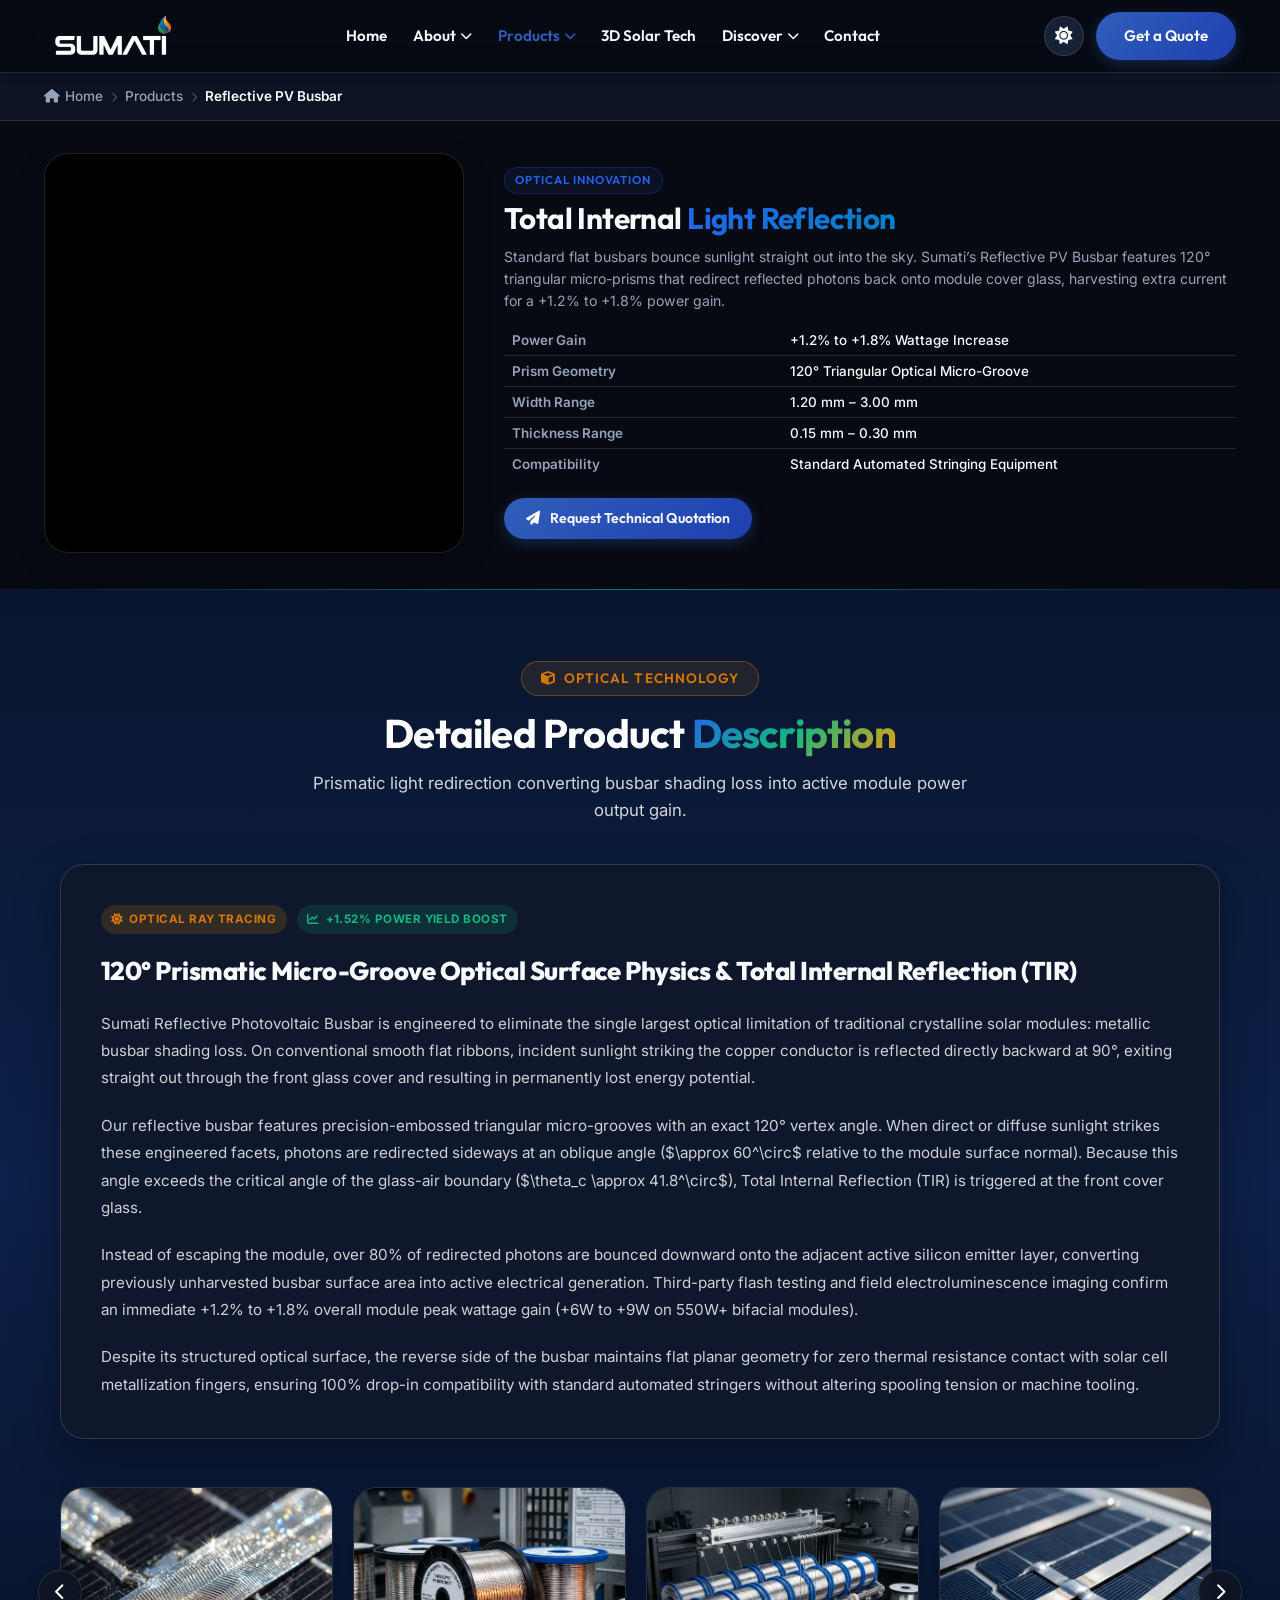
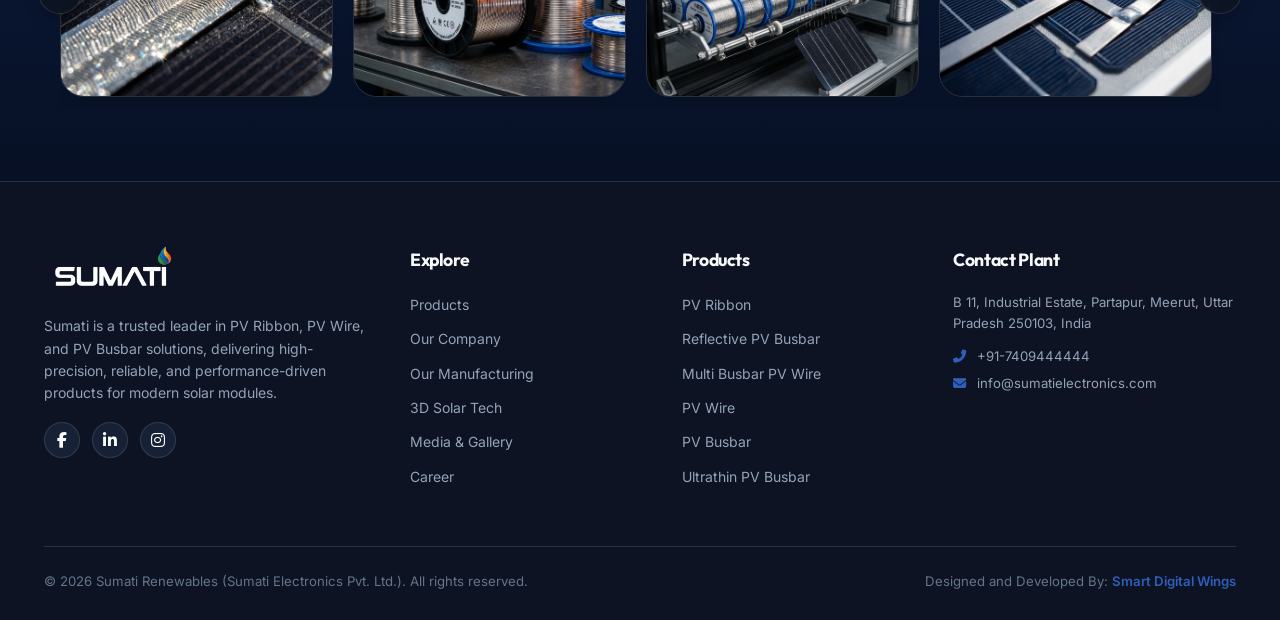
<file: reflective-pv-busbar.html>
<!DOCTYPE html>
<html lang="en" data-theme="dark">

<head>
  <meta charset="UTF-8">
  <meta name="viewport" content="width=device-width, initial-scale=1.0">
  <title>Reflective PV Busbar | Sumati Renewables</title>

  <meta name="description"
    content="Patented micro-grooved Reflective PV Busbar delivering +1.2% to +1.8% solar module power output boost via total internal reflection.">

  <link rel="preconnect" href="https://fonts.googleapis.com">
  <link rel="preconnect" href="https://fonts.gstatic.com" crossorigin>
  <link
    href="https://fonts.googleapis.com/css2?family=Inter:wght@300;400;500;600;700&family=Outfit:wght@400;500;600;700;800;900&display=swap"
    rel="stylesheet">
  <link rel="stylesheet" href="https://cdnjs.cloudflare.com/ajax/libs/font-awesome/6.4.0/css/all.min.css">
  <link rel="stylesheet" href="css/styles.css">
</head>

<body>

  <!-- Header Navigation -->
  <header class="header">
    <div class="container nav-wrapper">
      <a href="index.html" class="brand-logo">
        <img src="assets/images/logo_white.png" alt="Sumati Renewables Logo" class="logo-img logo-white">
        <img src="assets/images/logo_blue.png" alt="Sumati Renewables Logo" class="logo-img logo-blue">
      </a>

      <nav class="nav-menu" id="nav-menu">
        <div class="nav-item">
          <a href="index.html" class="nav-link">Home</a>
        </div>

        <div class="nav-item">
          <a href="our-company.html" class="nav-link">About <i class="fas fa-chevron-down"
              style="font-size: 0.75rem;"></i></a>
          <div class="dropdown-menu">
            <a href="our-company.html" class="dropdown-item">Our Company</a>
            <a href="our-manufacturing.html" class="dropdown-item">Our Manufacturing</a>
          </div>
        </div>

        <div class="nav-item">
          <a href="index.html#products" class="nav-link active">Products <i class="fas fa-chevron-down"
              style="font-size: 0.75rem;"></i></a>
          <div class="dropdown-menu">
            <a href="pv-ribbon.html" class="dropdown-item">PV Ribbon</a>
            <a href="reflective-pv-busbar.html" class="dropdown-item">Reflective PV Busbar</a>
            <a href="multi-busbar-pv-wire.html" class="dropdown-item">Multi-Busbar (MBB) Wire</a>
            <a href="pv-wire.html" class="dropdown-item">PV Wire</a>
            <a href="pv-busbar.html" class="dropdown-item">PV Busbar</a>
            <a href="ultrathin-pv-busbar.html" class="dropdown-item">Ultrathin PV Busbar</a>
          </div>
        </div>

        <div class="nav-item">
          <a href="3d-solar-tech.html" class="nav-link">3D Solar Tech</a>
        </div>

        <div class="nav-item">
          <a href="gallery.html" class="nav-link">Discover <i class="fas fa-chevron-down"
              style="font-size: 0.75rem;"></i></a>
          <div class="dropdown-menu">
            <a href="gallery.html" class="dropdown-item">Media & Gallery</a>
            <a href="career.html" class="dropdown-item">Career</a>
          </div>
        </div>

        <div class="nav-item">
          <a href="contact.html" class="nav-link">Contact</a>
        </div>
      </nav>

      <div class="header-actions">
        <button class="theme-toggle-btn" id="theme-toggle-btn" aria-label="Toggle Theme">
          <i class="fas fa-sun"></i>
        </button>
        <a href="contact.html" class="btn btn-primary">Get a Quote</a>
        <button class="mobile-nav-toggle" id="mobile-nav-toggle" aria-label="Toggle Navigation">
          <i class="fas fa-bars"></i>
        </button>
      </div>
    </div>
  </header>

  <!-- Minimalist Breadcrumb -->
  <nav class="page-breadcrumb" aria-label="Breadcrumb">
    <div class="container">
      <ol class="breadcrumb-list">
        <li class="breadcrumb-item">
          <a href="index.html" class="breadcrumb-link"><i class="fas fa-home"></i> Home</a>
        </li>
        <li class="breadcrumb-separator"><i class="fas fa-chevron-right"></i></li>
        <li class="breadcrumb-item">
          <a href="index.html#products" class="breadcrumb-link">Products</a>
        </li>
        <li class="breadcrumb-separator"><i class="fas fa-chevron-right"></i></li>
        <li class="breadcrumb-item active" aria-current="page">Reflective PV Busbar</li>
      </ol>
    </div>
  </nav>

  <!-- Compact Product Showcase Hero -->
  <section class="section-padding product-hero-section">
    <div class="container">
      <div class="product-hero-grid">
        <!-- Compact Left Media -->
        <div class="product-hero-media">
          <video autoplay loop muted playsinline>
            <source src="assets/videos/1.mp4" type="video/mp4">
          </video>
        </div>

        <!-- Compact Right Details -->
        <div class="product-hero-content">
          <span class="section-tag">Optical Innovation</span>
          <h2 class="section-title">Total Internal <span class="text-gradient">Light Reflection</span></h2>
          <p class="product-intro">
            Standard flat busbars bounce sunlight straight out into the sky. Sumati’s Reflective PV Busbar features 120°
            triangular micro-prisms that redirect reflected photons back onto module cover glass, harvesting extra
            current for a +1.2% to +1.8% power gain.
          </p>

          <table class="product-mini-spec">
            <tbody>
              <tr>
                <td>Power Gain</td>
                <td>+1.2% to +1.8% Wattage Increase</td>
              </tr>
              <tr>
                <td>Prism Geometry</td>
                <td>120° Triangular Optical Micro-Groove</td>
              </tr>
              <tr>
                <td>Width Range</td>
                <td>1.20 mm – 3.00 mm</td>
              </tr>
              <tr>
                <td>Thickness Range</td>
                <td>0.15 mm – 0.30 mm</td>
              </tr>
              <tr>
                <td>Compatibility</td>
                <td>Standard Automated Stringing Equipment</td>
              </tr>
            </tbody>
          </table>

          <div>
            <a href="contact.html" class="btn btn-primary"><i class="fas fa-paper-plane"></i> Request Technical Quotation</a>
          </div>
        </div>
      </div>
    </div>
  </section>

  <!-- Detailed Product Description & Engineering Highlights Section -->
  <section class="section-padding section-engineering-insights">
    <div class="container">
      <div style="max-width: 1160px; margin: 0 auto;">
        <div class="text-center" style="margin-bottom: 2.5rem;">
          <span class="section-tag section-tag-amber"><i class="fas fa-cube"></i> Optical Technology</span>
          <h2 class="section-title">Detailed Product <span class="text-gradient-flame">Description</span></h2>
          <p class="section-subtitle">Prismatic light redirection converting busbar shading loss into active module
            power output gain.</p>
        </div>

        <!-- Main Technical Deep-Dive Card -->
        <div class="glass-card"
          style="padding: 2.5rem; margin-bottom: 2rem; line-height: 1.8; font-size: 0.95rem; border-radius: var(--radius-lg);">
          <div style="display: flex; align-items: center; justify-content: flex-start; gap: 0.65rem; margin-bottom: 0.85rem; flex-wrap: wrap;">
            <span class="product-tech-badge" style="background: rgba(245, 158, 11, 0.15); color: #d97706; margin: 0;"><i
                class="fas fa-sun"></i> Optical Ray Tracing</span>
            <span class="product-tech-badge" style="background: rgba(16, 185, 129, 0.15); color: var(--accent-green); margin: 0;"><i
                class="fas fa-chart-line"></i> +1.52% Power Yield Boost</span>
          </div>
          <h3 style="font-size: 1.6rem; color: var(--text-main); margin-bottom: 1rem; font-weight: 800;">
            120° Prismatic Micro-Groove Optical Surface Physics &amp; Total Internal Reflection (TIR)
          </h3>
          <p style="margin-bottom: 1.25rem;">
            Sumati Reflective Photovoltaic Busbar is engineered to eliminate the single largest optical limitation of
            traditional crystalline solar modules: metallic busbar shading loss. On conventional smooth flat ribbons,
            incident sunlight striking the copper conductor is reflected directly backward at 90°, exiting straight out
            through the front glass cover and resulting in permanently lost energy potential.
          </p>
          <p style="margin-bottom: 1.25rem;">
            Our reflective busbar features precision-embossed triangular micro-grooves with an exact 120° vertex angle.
            When direct or diffuse sunlight strikes these engineered facets, photons are redirected sideways at an
            oblique angle ($\approx 60^\circ$ relative to the module surface normal). Because this angle exceeds the
            critical angle of the glass-air boundary ($\theta_c \approx 41.8^\circ$), Total Internal Reflection (TIR) is
            triggered at the front cover glass.
          </p>
          <p style="margin-bottom: 1.25rem;">
            Instead of escaping the module, over 80% of redirected photons are bounced downward onto the adjacent active
            silicon emitter layer, converting previously unharvested busbar surface area into active electrical
            generation. Third-party flash testing and field electroluminescence imaging confirm an immediate +1.2% to
            +1.8% overall module peak wattage gain (+6W to +9W on 550W+ bifacial modules).
          </p>
          <p>
            Despite its structured optical surface, the reverse side of the busbar maintains flat planar geometry for
            zero thermal resistance contact with solar cell metallization fingers, ensuring 100% drop-in compatibility
            with standard automated stringers without altering spooling tension or machine tooling.
          </p>
        </div>

        <!-- Product Showcase Slider (4 Images in a row) -->
        <div class="product-slider-container">
          <div class="product-slider-wrapper">
            <button class="slider-arrow prev-arrow" aria-label="Previous Slide"><i
                class="fas fa-chevron-left"></i></button>
            <div class="product-slider-track">
              <div class="product-slide-item">
                <div class="slide-img-box">
                  <img src="assets/images/reflective_busbar_product.jpg" alt="Reflective PV Busbar Texture"
                    loading="lazy">
                </div>
              </div>
              <div class="product-slide-item">
                <div class="slide-img-box">
                  <img src="assets/images/pv_ribbon_product.jpg" alt="Precision PV Ribbon Spools" loading="lazy">
                </div>
              </div>
              <div class="product-slide-item">
                <div class="slide-img-box">
                  <img src="assets/images/multi_busbar_wire.jpg" alt="Multi-Busbar MBB Wire" loading="lazy">
                </div>
              </div>
              <div class="product-slide-item">
                <div class="slide-img-box">
                  <img src="assets/images/pv_busbar_product.jpg" alt="Precision PV Busbar Matrix" loading="lazy">
                </div>
              </div>
              <div class="product-slide-item">
                <div class="slide-img-box">
                  <img src="assets/images/hot_dip_tinning.jpg" alt="Continuous Hot-Dip Tinning Line" loading="lazy">
                </div>
              </div>
              <div class="product-slide-item">
                <div class="slide-img-box">
                  <img src="assets/images/laser_micrometer_inspection.jpg" alt="Laser Optical Inspection"
                    loading="lazy">
                </div>
              </div>
              <div class="product-slide-item">
                <div class="slide-img-box">
                  <img src="assets/images/about_company.jpg" alt="Automated Cleanroom Robotics" loading="lazy">
                </div>
              </div>
              <div class="product-slide-item">
                <div class="slide-img-box">
                  <img src="assets/images/factory_facility.jpg" alt="Manufacturing Plant Facility" loading="lazy">
                </div>
              </div>
            </div>
            <button class="slider-arrow next-arrow" aria-label="Next Slide"><i
                class="fas fa-chevron-right"></i></button>
          </div>
        </div>
      </div>
    </div>
  </section>

  <!-- Footer -->
  <footer class="footer">
    <div class="container">
      <div class="footer-grid">
        <div>
          <a href="index.html" class="brand-logo" style="margin-bottom: 0.85rem;">
            <img src="assets/images/logo_white.png" alt="Sumati Renewables Logo" class="logo-img logo-white">
            <img src="assets/images/logo_blue.png" alt="Sumati Renewables Logo" class="logo-img logo-blue">
          </a>
          <p class="footer-desc">
            Sumati is a trusted leader in PV Ribbon, PV Wire, and PV Busbar solutions, delivering high-precision,
            reliable, and performance-driven products for modern solar modules.
          </p>
          <div class="social-icon-bar">
            <a href="https://www.facebook.com/SumatiRenewables/" target="_blank" rel="noopener" class="social-icon-link"
              aria-label="Facebook"><i class="fab fa-facebook-f"></i></a>
            <a href="https://in.linkedin.com/company/sumati-renewables-ltd" target="_blank" rel="noopener"
              class="social-icon-link" aria-label="LinkedIn"><i class="fab fa-linkedin-in"></i></a>
            <a href="https://www.instagram.com/sumati_renewables_ltd/" target="_blank" rel="noopener"
              class="social-icon-link" aria-label="Instagram"><i class="fab fa-instagram"></i></a>
          </div>
        </div>

        <div>
          <h4 class="footer-heading">Explore</h4>
          <ul class="footer-links">
            <li><a href="index.html#products">Products</a></li>
            <li><a href="our-company.html">Our Company</a></li>
            <li><a href="our-manufacturing.html">Our Manufacturing</a></li>
            <li><a href="3d-solar-tech.html">3D Solar Tech</a></li>
            <li><a href="gallery.html">Media & Gallery</a></li>
            <li><a href="career.html">Career</a></li>
          </ul>
        </div>

        <div>
          <h4 class="footer-heading">Products</h4>
          <ul class="footer-links">
            <li><a href="pv-ribbon.html">PV Ribbon</a></li>
            <li><a href="reflective-pv-busbar.html">Reflective PV Busbar</a></li>
            <li><a href="multi-busbar-pv-wire.html">Multi Busbar PV Wire</a></li>
            <li><a href="pv-wire.html">PV Wire</a></li>
            <li><a href="pv-busbar.html">PV Busbar</a></li>
            <li><a href="ultrathin-pv-busbar.html">Ultrathin PV Busbar</a></li>
          </ul>
        </div>

        <div>
          <h4 class="footer-heading">Contact Plant</h4>
          <p style="color: var(--text-muted); font-size: 0.825rem; margin-bottom: 0.75rem;">
            B 11, Industrial Estate, Partapur, Meerut, Uttar Pradesh 250103, India
          </p>
          <p style="color: var(--text-muted); font-size: 0.825rem; margin-bottom: 0.35rem;">
            <i class="fas fa-phone-alt" style="color: var(--accent-gold); margin-right: 0.4rem;"></i>
            <a href="tel:+917409444444"
              style="color: var(--text-muted); transition: color 0.2s ease;">+91-7409444444</a>
          </p>
          <p style="color: var(--text-muted); font-size: 0.825rem;">
            <i class="fas fa-envelope" style="color: var(--accent-gold); margin-right: 0.4rem;"></i>
            <a href="mailto:info@sumatielectronics.com"
              style="color: var(--text-muted); transition: color 0.2s ease;">info@sumatielectronics.com</a>
          </p>
        </div>
      </div>

      <div class="footer-bottom">
        <div>&copy; 2026 Sumati Renewables (Sumati Electronics Pvt. Ltd.). All rights reserved.</div>
        <div>Designed and Developed By: <a href="https://smartdigitalwings.com/" target="_blank" rel="noopener"
            style="color: var(--accent-gold); font-weight: 600; transition: color 0.2s ease;">Smart Digital Wings</a>
        </div>
      </div>
    </div>
  </footer>

  <script src="js/main.js"></script>
</body>

</html>
</file>
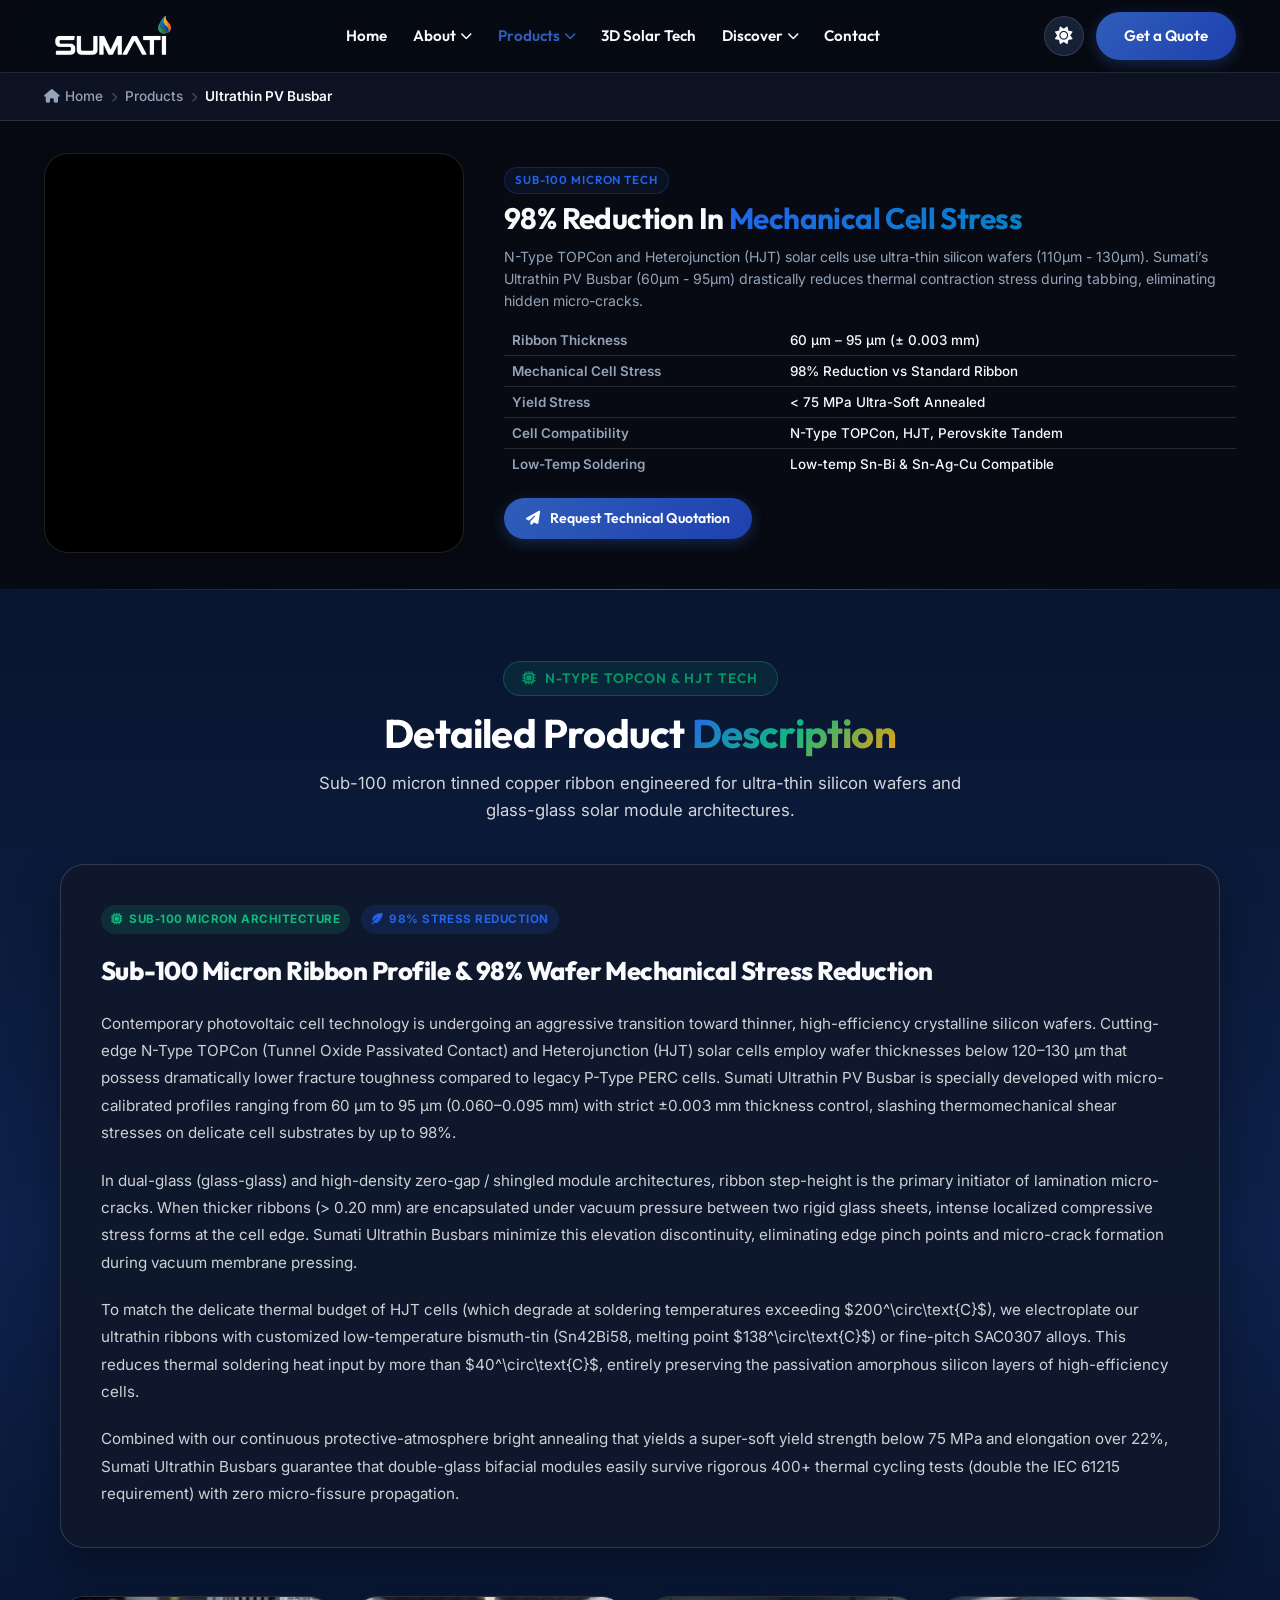
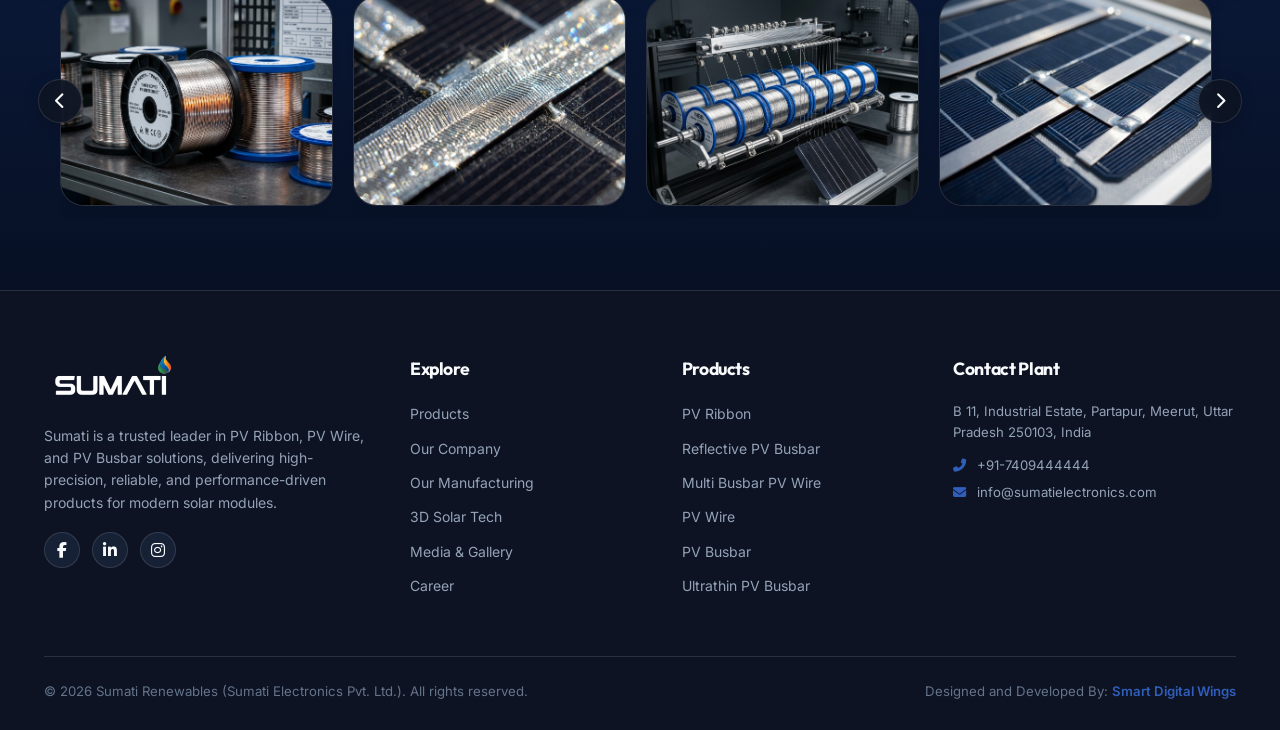
<file: ultrathin-pv-busbar.html>
<!DOCTYPE html>
<html lang="en" data-theme="dark">

<head>
  <meta charset="UTF-8">
  <meta name="viewport" content="width=device-width, initial-scale=1.0">
  <title>Ultrathin PV Busbar | Sumati Renewables</title>

  <meta name="description"
    content="Ultra-thin tinned PV Busbar (<100µm) engineered for N-Type TOPCon and HJT solar module architectures reducing cell stress by 98%.">

  <link rel="preconnect" href="https://fonts.googleapis.com">
  <link rel="preconnect" href="https://fonts.gstatic.com" crossorigin>
  <link
    href="https://fonts.googleapis.com/css2?family=Inter:wght@300;400;500;600;700&family=Outfit:wght@400;500;600;700;800;900&display=swap"
    rel="stylesheet">
  <link rel="stylesheet" href="https://cdnjs.cloudflare.com/ajax/libs/font-awesome/6.4.0/css/all.min.css">
  <link rel="stylesheet" href="css/styles.css">
</head>

<body>

  <!-- Header Navigation -->
  <header class="header">
    <div class="container nav-wrapper">
      <a href="index.html" class="brand-logo">
        <img src="assets/images/logo_white.png" alt="Sumati Renewables Logo" class="logo-img logo-white">
        <img src="assets/images/logo_blue.png" alt="Sumati Renewables Logo" class="logo-img logo-blue">
      </a>

      <nav class="nav-menu" id="nav-menu">
        <div class="nav-item">
          <a href="index.html" class="nav-link">Home</a>
        </div>

        <div class="nav-item">
          <a href="our-company.html" class="nav-link">About <i class="fas fa-chevron-down"
              style="font-size: 0.75rem;"></i></a>
          <div class="dropdown-menu">
            <a href="our-company.html" class="dropdown-item">Our Company</a>
            <a href="our-manufacturing.html" class="dropdown-item">Our Manufacturing</a>
          </div>
        </div>

        <div class="nav-item">
          <a href="index.html#products" class="nav-link active">Products <i class="fas fa-chevron-down"
              style="font-size: 0.75rem;"></i></a>
          <div class="dropdown-menu">
            <a href="pv-ribbon.html" class="dropdown-item">PV Ribbon</a>
            <a href="reflective-pv-busbar.html" class="dropdown-item">Reflective PV Busbar</a>
            <a href="multi-busbar-pv-wire.html" class="dropdown-item">Multi-Busbar (MBB) Wire</a>
            <a href="pv-wire.html" class="dropdown-item">PV Wire</a>
            <a href="pv-busbar.html" class="dropdown-item">PV Busbar</a>
            <a href="ultrathin-pv-busbar.html" class="dropdown-item">Ultrathin PV Busbar</a>
          </div>
        </div>

        <div class="nav-item">
          <a href="3d-solar-tech.html" class="nav-link">3D Solar Tech</a>
        </div>

        <div class="nav-item">
          <a href="gallery.html" class="nav-link">Discover <i class="fas fa-chevron-down"
              style="font-size: 0.75rem;"></i></a>
          <div class="dropdown-menu">
            <a href="gallery.html" class="dropdown-item">Media & Gallery</a>
            <a href="career.html" class="dropdown-item">Career</a>
          </div>
        </div>

        <div class="nav-item">
          <a href="contact.html" class="nav-link">Contact</a>
        </div>
      </nav>

      <div class="header-actions">
        <button class="theme-toggle-btn" id="theme-toggle-btn" aria-label="Toggle Theme">
          <i class="fas fa-sun"></i>
        </button>
        <a href="contact.html" class="btn btn-primary">Get a Quote</a>
        <button class="mobile-nav-toggle" id="mobile-nav-toggle" aria-label="Toggle Navigation">
          <i class="fas fa-bars"></i>
        </button>
      </div>
    </div>
  </header>

  <!-- Minimalist Breadcrumb -->
  <nav class="page-breadcrumb" aria-label="Breadcrumb">
    <div class="container">
      <ol class="breadcrumb-list">
        <li class="breadcrumb-item">
          <a href="index.html" class="breadcrumb-link"><i class="fas fa-home"></i> Home</a>
        </li>
        <li class="breadcrumb-separator"><i class="fas fa-chevron-right"></i></li>
        <li class="breadcrumb-item">
          <a href="index.html#products" class="breadcrumb-link">Products</a>
        </li>
        <li class="breadcrumb-separator"><i class="fas fa-chevron-right"></i></li>
        <li class="breadcrumb-item active" aria-current="page">Ultrathin PV Busbar</li>
      </ol>
    </div>
  </nav>

  <!-- Compact Product Showcase Hero -->
  <section class="section-padding product-hero-section">
    <div class="container">
      <div class="product-hero-grid">
        <!-- Compact Left Media -->
        <div class="product-hero-media">
          <video autoplay loop muted playsinline>
            <source src="assets/videos/5.mp4" type="video/mp4">
          </video>
        </div>

        <!-- Compact Right Details -->
        <div class="product-hero-content">
          <span class="section-tag">Sub-100 Micron Tech</span>
          <h2 class="section-title">98% Reduction In <span class="text-gradient">Mechanical Cell Stress</span></h2>
          <p class="product-intro">
            N-Type TOPCon and Heterojunction (HJT) solar cells use ultra-thin silicon wafers (110µm - 130µm). Sumati’s
            Ultrathin PV Busbar (60µm - 95µm) drastically reduces thermal contraction stress during tabbing, eliminating
            hidden micro-cracks.
          </p>

          <table class="product-mini-spec">
            <tbody>
              <tr>
                <td>Ribbon Thickness</td>
                <td>60 µm – 95 µm (± 0.003 mm)</td>
              </tr>
              <tr>
                <td>Mechanical Cell Stress</td>
                <td>98% Reduction vs Standard Ribbon</td>
              </tr>
              <tr>
                <td>Yield Stress</td>
                <td>&lt; 75 MPa Ultra-Soft Annealed</td>
              </tr>
              <tr>
                <td>Cell Compatibility</td>
                <td>N-Type TOPCon, HJT, Perovskite Tandem</td>
              </tr>
              <tr>
                <td>Low-Temp Soldering</td>
                <td>Low-temp Sn-Bi &amp; Sn-Ag-Cu Compatible</td>
              </tr>
            </tbody>
          </table>

          <div>
            <a href="contact.html" class="btn btn-primary"><i class="fas fa-paper-plane"></i> Request Technical Quotation</a>
          </div>
        </div>
      </div>
    </div>
  </section>

  <!-- Detailed Product Description & Engineering Highlights Section -->
  <section class="section-padding section-engineering-insights">
    <div class="container">
      <div style="max-width: 1160px; margin: 0 auto;">
        <div class="text-center" style="margin-bottom: 2.5rem;">
          <span class="section-tag section-tag-green"><i class="fas fa-microchip"></i> N-Type TOPCon & HJT Tech</span>
          <h2 class="section-title">Detailed Product <span class="text-gradient-flame">Description</span></h2>
          <p class="section-subtitle">Sub-100 micron tinned copper ribbon engineered for ultra-thin silicon wafers and
            glass-glass solar module architectures.</p>
        </div>

        <!-- Main Technical Deep-Dive Card -->
        <div class="glass-card"
          style="padding: 2.5rem; margin-bottom: 2rem; line-height: 1.8; font-size: 0.95rem; border-radius: var(--radius-lg);">
          <div style="display: flex; align-items: center; justify-content: flex-start; gap: 0.65rem; margin-bottom: 0.85rem; flex-wrap: wrap;">
            <span class="product-tech-badge" style="background: rgba(16, 185, 129, 0.15); color: var(--accent-green); margin: 0;"><i
                class="fas fa-microchip"></i> Sub-100 Micron Architecture</span>
            <span class="product-tech-badge" style="background: rgba(37, 99, 235, 0.15); color: var(--brand-blue); margin: 0;"><i
                class="fas fa-feather-alt"></i> 98% Stress Reduction</span>
          </div>
          <h3 style="font-size: 1.6rem; color: var(--text-main); margin-bottom: 1rem; font-weight: 800;">
            Sub-100 Micron Ribbon Profile &amp; 98% Wafer Mechanical Stress Reduction
          </h3>
          <p style="margin-bottom: 1.25rem;">
            Contemporary photovoltaic cell technology is undergoing an aggressive transition toward thinner,
            high-efficiency crystalline silicon wafers. Cutting-edge N-Type TOPCon (Tunnel Oxide Passivated Contact) and
            Heterojunction (HJT) solar cells employ wafer thicknesses below 120–130 &micro;m that possess dramatically
            lower fracture toughness compared to legacy P-Type PERC cells. Sumati Ultrathin PV Busbar is specially
            developed with micro-calibrated profiles ranging from 60 &micro;m to 95 &micro;m (0.060–0.095 mm) with
            strict &plusmn;0.003 mm thickness control, slashing thermomechanical shear stresses on delicate cell
            substrates by up to 98%.
          </p>
          <p style="margin-bottom: 1.25rem;">
            In dual-glass (glass-glass) and high-density zero-gap / shingled module architectures, ribbon step-height is
            the primary initiator of lamination micro-cracks. When thicker ribbons (&gt; 0.20 mm) are encapsulated under
            vacuum pressure between two rigid glass sheets, intense localized compressive stress forms at the cell edge.
            Sumati Ultrathin Busbars minimize this elevation discontinuity, eliminating edge pinch points and
            micro-crack formation during vacuum membrane pressing.
          </p>
          <p style="margin-bottom: 1.25rem;">
            To match the delicate thermal budget of HJT cells (which degrade at soldering temperatures exceeding
            $200^\circ\text{C}$), we electroplate our ultrathin ribbons with customized low-temperature bismuth-tin
            (Sn42Bi58, melting point $138^\circ\text{C}$) or fine-pitch SAC0307 alloys. This reduces thermal soldering
            heat input by more than $40^\circ\text{C}$, entirely preserving the passivation amorphous silicon layers of
            high-efficiency cells.
          </p>
          <p>
            Combined with our continuous protective-atmosphere bright annealing that yields a super-soft yield strength
            below 75 MPa and elongation over 22%, Sumati Ultrathin Busbars guarantee that double-glass bifacial modules
            easily survive rigorous 400+ thermal cycling tests (double the IEC 61215 requirement) with zero
            micro-fissure propagation.
          </p>
        </div>

        <!-- Product Showcase Slider (4 Images in a row) -->
        <div class="product-slider-container">
          <div class="product-slider-wrapper">
            <button class="slider-arrow prev-arrow" aria-label="Previous Slide"><i
                class="fas fa-chevron-left"></i></button>
            <div class="product-slider-track">
              <div class="product-slide-item">
                <div class="slide-img-box">
                  <img src="assets/images/pv_ribbon_product.jpg" alt="Precision PV Ribbon Spools" loading="lazy">
                </div>
              </div>
              <div class="product-slide-item">
                <div class="slide-img-box">
                  <img src="assets/images/reflective_busbar_product.jpg" alt="Reflective PV Busbar Texture"
                    loading="lazy">
                </div>
              </div>
              <div class="product-slide-item">
                <div class="slide-img-box">
                  <img src="assets/images/multi_busbar_wire.jpg" alt="Multi-Busbar MBB Wire" loading="lazy">
                </div>
              </div>
              <div class="product-slide-item">
                <div class="slide-img-box">
                  <img src="assets/images/pv_busbar_product.jpg" alt="Precision PV Busbar Matrix" loading="lazy">
                </div>
              </div>
              <div class="product-slide-item">
                <div class="slide-img-box">
                  <img src="assets/images/hot_dip_tinning.jpg" alt="Continuous Hot-Dip Tinning Line" loading="lazy">
                </div>
              </div>
              <div class="product-slide-item">
                <div class="slide-img-box">
                  <img src="assets/images/laser_micrometer_inspection.jpg" alt="Laser Optical Inspection"
                    loading="lazy">
                </div>
              </div>
              <div class="product-slide-item">
                <div class="slide-img-box">
                  <img src="assets/images/about_company.jpg" alt="Automated Cleanroom Robotics" loading="lazy">
                </div>
              </div>
              <div class="product-slide-item">
                <div class="slide-img-box">
                  <img src="assets/images/factory_facility.jpg" alt="Manufacturing Plant Facility" loading="lazy">
                </div>
              </div>
            </div>
            <button class="slider-arrow next-arrow" aria-label="Next Slide"><i
                class="fas fa-chevron-right"></i></button>
          </div>
        </div>
      </div>
    </div>
  </section>

  <!-- Footer -->
  <footer class="footer">
    <div class="container">
      <div class="footer-grid">
        <div>
          <a href="index.html" class="brand-logo" style="margin-bottom: 0.85rem;">
            <img src="assets/images/logo_white.png" alt="Sumati Renewables Logo" class="logo-img logo-white">
            <img src="assets/images/logo_blue.png" alt="Sumati Renewables Logo" class="logo-img logo-blue">
          </a>
          <p class="footer-desc">
            Sumati is a trusted leader in PV Ribbon, PV Wire, and PV Busbar solutions, delivering high-precision,
            reliable, and performance-driven products for modern solar modules.
          </p>
          <div class="social-icon-bar">
            <a href="https://www.facebook.com/SumatiRenewables/" target="_blank" rel="noopener" class="social-icon-link"
              aria-label="Facebook"><i class="fab fa-facebook-f"></i></a>
            <a href="https://in.linkedin.com/company/sumati-renewables-ltd" target="_blank" rel="noopener"
              class="social-icon-link" aria-label="LinkedIn"><i class="fab fa-linkedin-in"></i></a>
            <a href="https://www.instagram.com/sumati_renewables_ltd/" target="_blank" rel="noopener"
              class="social-icon-link" aria-label="Instagram"><i class="fab fa-instagram"></i></a>
          </div>
        </div>

        <div>
          <h4 class="footer-heading">Explore</h4>
          <ul class="footer-links">
            <li><a href="index.html#products">Products</a></li>
            <li><a href="our-company.html">Our Company</a></li>
            <li><a href="our-manufacturing.html">Our Manufacturing</a></li>
            <li><a href="3d-solar-tech.html">3D Solar Tech</a></li>
            <li><a href="gallery.html">Media & Gallery</a></li>
            <li><a href="career.html">Career</a></li>
          </ul>
        </div>

        <div>
          <h4 class="footer-heading">Products</h4>
          <ul class="footer-links">
            <li><a href="pv-ribbon.html">PV Ribbon</a></li>
            <li><a href="reflective-pv-busbar.html">Reflective PV Busbar</a></li>
            <li><a href="multi-busbar-pv-wire.html">Multi Busbar PV Wire</a></li>
            <li><a href="pv-wire.html">PV Wire</a></li>
            <li><a href="pv-busbar.html">PV Busbar</a></li>
            <li><a href="ultrathin-pv-busbar.html">Ultrathin PV Busbar</a></li>
          </ul>
        </div>

        <div>
          <h4 class="footer-heading">Contact Plant</h4>
          <p style="color: var(--text-muted); font-size: 0.825rem; margin-bottom: 0.75rem;">
            B 11, Industrial Estate, Partapur, Meerut, Uttar Pradesh 250103, India
          </p>
          <p style="color: var(--text-muted); font-size: 0.825rem; margin-bottom: 0.35rem;">
            <i class="fas fa-phone-alt" style="color: var(--accent-gold); margin-right: 0.4rem;"></i>
            <a href="tel:+917409444444"
              style="color: var(--text-muted); transition: color 0.2s ease;">+91-7409444444</a>
          </p>
          <p style="color: var(--text-muted); font-size: 0.825rem;">
            <i class="fas fa-envelope" style="color: var(--accent-gold); margin-right: 0.4rem;"></i>
            <a href="mailto:info@sumatielectronics.com"
              style="color: var(--text-muted); transition: color 0.2s ease;">info@sumatielectronics.com</a>
          </p>
        </div>
      </div>

      <div class="footer-bottom">
        <div>&copy; 2026 Sumati Renewables (Sumati Electronics Pvt. Ltd.). All rights reserved.</div>
        <div>Designed and Developed By: <a href="https://smartdigitalwings.com/" target="_blank" rel="noopener"
            style="color: var(--accent-gold); font-weight: 600; transition: color 0.2s ease;">Smart Digital Wings</a>
        </div>
      </div>
    </div>
  </footer>

  <script src="js/main.js"></script>
</body>

</html>
</file>
<file: css/styles.css>
/* ==========================================================================
   Sumati Renewables - Premium 3D Solar Light Refraction Simulator & Portfolio
   ========================================================================== */

@import url('https://fonts.googleapis.com/css2?family=Inter:wght@300;400;500;600;700&family=Outfit:wght@400;500;600;700;800;900&display=swap');

/* --- Root Variables & Theme Tokens --- */
:root {
  --bg-primary: #070a12;
  --bg-secondary: #0d1322;
  --bg-tertiary: #172136;
  --bg-card: rgba(13, 19, 34, 0.9);
  --bg-card-hover: rgba(23, 33, 54, 0.95);
  --bg-header: rgba(7, 10, 18, 0.95);

  --text-main: #f8fafc;
  --text-muted: #94a3b8;
  --text-subtle: #64748b;

  --accent-gold: #305EBA;
  --accent-gold-hover: #1e40af;
  --accent-gold-glow: rgba(48, 94, 186, 0.35);
  --accent-copper: #2563eb;
  --accent-cyan: #06b6d4;
  --accent-green: #10b981;

  /* Logo Flame Tri-Color Tokens */
  --brand-blue: #2563eb;
  --brand-blue-glow: rgba(37, 99, 235, 0.25);
  --brand-amber: #f59e0b;
  --brand-amber-glow: rgba(245, 158, 11, 0.25);
  --brand-green: #10b981;
  --brand-green-glow: rgba(16, 185, 129, 0.25);
  --brand-flame-gradient: linear-gradient(135deg, #2563eb 0%, #10b981 50%, #f59e0b 100%);

  --border-light: rgba(255, 255, 255, 0.12);
  --border-accent: rgba(48, 94, 186, 0.4);
  --border-accent-strong: rgba(48, 94, 186, 0.85);

  --shadow-sm: 0 4px 6px -1px rgba(0, 0, 0, 0.15);
  --shadow-lg: 0 15px 30px -5px rgba(0, 0, 0, 0.4);

  --radius-sm: 8px;
  --radius-md: 14px;
  --radius-lg: 24px;
  --radius-xl: 28px;
  --radius-full: 9999px;

  --transition-fast: 0.2s ease;
  --transition-normal: 0.3s ease;
}

/* Light Theme Variables */
[data-theme="light"] {
  --bg-primary: #f8fafc;
  --bg-secondary: #ffffff;
  --bg-tertiary: #f1f5f9;
  --bg-card: #ffffff;
  --bg-card-hover: #f8fafc;
  --bg-header: rgba(255, 255, 255, 0.96);

  --text-main: #0f172a;
  --text-muted: #475569;
  --text-subtle: #64748b;

  --border-light: rgba(15, 23, 42, 0.12);
  --border-accent: rgba(48, 94, 186, 0.45);
  --border-accent-strong: rgba(48, 94, 186, 0.9);

  --shadow-sm: 0 2px 4px rgba(0, 0, 0, 0.05);
  --shadow-lg: 0 10px 25px rgba(15, 23, 42, 0.08);
}

/* --- Base & Reset --- */
*,
*::before,
*::after {
  box-sizing: border-box;
  margin: 0;
  padding: 0;
}

html {
  scroll-behavior: smooth;
  font-size: 16px;
}

body {
  font-family: 'Inter', sans-serif;
  background-color: var(--bg-primary);
  color: var(--text-main);
  line-height: 1.6;
  overflow-x: hidden;
  position: relative;
  transition: background-color var(--transition-normal), color var(--transition-normal);
}

/* Scroll Offset for Sticky Header Visibility */
section[id],
div[id] {
  scroll-margin-top: 85px;
}

h1,
h2,
h3,
h4,
h5,
h6 {
  font-family: 'Outfit', sans-serif;
  font-weight: 700;
  letter-spacing: -0.02em;
  color: var(--text-main);
}

a {
  color: inherit;
  text-decoration: none;
}

button {
  cursor: pointer;
  border: none;
  background: none;
  font-family: inherit;
}

ul {
  list-style: none;
}

img,
video {
  max-width: 100%;
  height: auto;
  display: block;
}

/* --- Layout Utility Classes --- */
.container {
  width: 100%;
  max-width: 1240px;
  margin: 0 auto;
  padding: 0 1.5rem;
}

.section-padding {
  padding: 4.5rem 0;
}

.text-gradient {
  background: linear-gradient(135deg, #2563eb 0%, #0284c7 100%);
  -webkit-background-clip: text;
  -webkit-text-fill-color: transparent;
}

.text-gradient-flame {
  background: linear-gradient(135deg, #2563eb 0%, #10b981 50%, #f59e0b 100%);
  -webkit-background-clip: text;
  -webkit-text-fill-color: transparent;
}

.text-gradient-amber {
  background: linear-gradient(135deg, #f59e0b 0%, #ea580c 100%);
  -webkit-background-clip: text;
  -webkit-text-fill-color: transparent;
}

.text-gradient-green {
  background: linear-gradient(135deg, #10b981 0%, #059669 100%);
  -webkit-background-clip: text;
  -webkit-text-fill-color: transparent;
}

.text-center {
  text-align: center;
}

.glass-card {
  background: var(--bg-card);
  border: 1px solid var(--border-light);
  border-radius: var(--radius-md);
  box-shadow: var(--shadow-sm);
  transition: border-color var(--transition-fast), box-shadow var(--transition-fast), transform var(--transition-fast);
}

.glass-card:hover {
  border-color: var(--border-accent);
  box-shadow: var(--shadow-lg);
}

/* --- Section Titles & Colored Logo Badges --- */
.section-tag {
  display: inline-flex;
  align-items: center;
  gap: 0.5rem;
  padding: 0.35rem 1.15rem;
  background: rgba(37, 99, 235, 0.08);
  border: 1px solid rgba(37, 99, 235, 0.25);
  border-radius: var(--radius-full);
  font-family: 'Outfit', sans-serif;
  font-size: 0.85rem;
  font-weight: 600;
  color: #2563eb;
  text-transform: uppercase;
  letter-spacing: 0.08em;
  margin-bottom: 0.85rem;
}

.section-tag-amber {
  background: rgba(245, 158, 11, 0.1);
  border-color: rgba(245, 158, 11, 0.3);
  color: #d97706;
}

.section-tag-green {
  background: rgba(16, 185, 129, 0.1);
  border-color: rgba(16, 185, 129, 0.3);
  color: #059669;
}

.section-title {
  font-size: 2.5rem;
  line-height: 1.18;
  margin-bottom: 0.85rem;
}

.section-subtitle {
  font-size: 1.05rem;
  color: var(--text-muted);
  max-width: 680px;
  margin: 0 auto 2.5rem;
}

/* --- Buttons --- */
.btn {
  display: inline-flex;
  align-items: center;
  justify-content: center;
  gap: 0.65rem;
  padding: 0.75rem 1.75rem;
  border-radius: var(--radius-full);
  font-family: 'Outfit', sans-serif;
  font-size: 0.95rem;
  font-weight: 600;
  transition: all var(--transition-fast);
}

.btn-primary {
  background: linear-gradient(135deg, #305EBA 0%, #1e40af 100%);
  color: #ffffff;
  box-shadow: 0 4px 14px var(--accent-gold-glow);
}

.btn-primary:hover {
  transform: translateY(-2px);
  box-shadow: 0 6px 20px rgba(48, 94, 186, 0.45);
  background: linear-gradient(135deg, #2563eb 0%, #1d4ed8 100%);
  color: #ffffff;
}

.btn-secondary {
  background: var(--bg-tertiary);
  color: var(--text-main);
  border: 1px solid var(--border-light);
}

.btn-secondary:hover {
  background: rgba(48, 94, 186, 0.15);
  border-color: var(--accent-gold);
  color: var(--accent-gold);
}

.btn-outline {
  border: 1px solid var(--border-accent);
  color: var(--accent-gold);
}

.btn-outline:hover {
  background: var(--accent-gold);
  color: #ffffff;
}

/* ==========================================================================
   Header / Navigation
   ========================================================================== */
.header {
  position: fixed;
  top: 0;
  left: 0;
  width: 100%;
  z-index: 1000;
  padding: 0.75rem 0;
  background: var(--bg-header);
  backdrop-filter: blur(20px);
  -webkit-backdrop-filter: blur(20px);
  border-bottom: 1px solid var(--border-light);
  box-shadow: 0 2px 10px rgba(0, 0, 0, 0.1);
}

.nav-wrapper {
  display: flex;
  align-items: center;
  justify-content: space-between;
}

.brand-logo {
  display: inline-flex;
  align-items: center;
  gap: 0.6rem;
  text-decoration: none;
}

.brand-logo .logo-img {
  height: 42px;
  width: auto;
  object-fit: contain;
  transition: opacity var(--transition-fast);
}

.brand-logo .logo-white {
  display: block;
}

.brand-logo .logo-blue {
  display: none;
}

[data-theme="light"] .brand-logo .logo-white {
  display: none;
}

[data-theme="light"] .brand-logo .logo-blue {
  display: block;
}

.nav-menu {
  display: flex;
  align-items: center;
  gap: 1.6rem;
}

.nav-item {
  position: relative;
}

.nav-link {
  font-family: 'Outfit', sans-serif;
  font-weight: 600;
  font-size: 0.95rem;
  color: var(--text-main);
  transition: color var(--transition-fast);
  padding: 0.35rem 0;
  display: inline-flex;
  align-items: center;
  gap: 0.25rem;
}

.nav-link:hover,
.nav-link.active {
  color: var(--accent-gold);
}

/* Dropdown Menu */
.dropdown-menu {
  position: absolute;
  top: 100%;
  left: 0;
  min-width: 210px;
  background: var(--bg-secondary);
  border: 1px solid var(--border-accent);
  border-radius: var(--radius-md);
  padding: 0.5rem;
  box-shadow: var(--shadow-lg);
  opacity: 0;
  visibility: hidden;
  transform: translateY(6px);
  transition: all var(--transition-fast);
  z-index: 100;
}

.nav-item:hover .dropdown-menu {
  opacity: 1;
  visibility: visible;
  transform: translateY(0);
}

.dropdown-item {
  display: block;
  padding: 0.5rem 0.85rem;
  border-radius: var(--radius-sm);
  color: var(--text-muted);
  font-size: 0.875rem;
  transition: all var(--transition-fast);
}

.dropdown-item:hover {
  background: rgba(48, 94, 186, 0.15);
  color: var(--accent-gold);
}

.header-actions {
  display: flex;
  align-items: center;
  gap: 0.75rem;
}

.theme-toggle-btn {
  width: 40px;
  height: 40px;
  border-radius: var(--radius-full);
  background: var(--bg-tertiary);
  border: 1px solid var(--border-light);
  color: var(--text-main);
  display: flex;
  align-items: center;
  justify-content: center;
  font-size: 1.1rem;
  transition: all var(--transition-fast);
}

.theme-toggle-btn:hover {
  border-color: var(--accent-gold);
  color: var(--accent-gold);
}

.mobile-nav-toggle {
  display: none;
  font-size: 1.4rem;
  color: var(--text-main);
  padding: 0.4rem;
  background: transparent;
  border: none;
  cursor: pointer;
  align-items: center;
  justify-content: center;
}

/* ==========================================================================
   Minimalist Breadcrumb Navigation
   ========================================================================== */
.page-breadcrumb {
  padding-top: 5.4rem;
  padding-bottom: 0.75rem;
  background: var(--bg-secondary);
  border-bottom: 1px solid var(--border-light);
  position: relative;
  z-index: 20;
}

.page-breadcrumb + section,
.page-breadcrumb + .section-padding {
  padding-top: 2rem !important;
}

.breadcrumb-list {
  display: flex;
  align-items: center;
  flex-wrap: wrap;
  gap: 0.5rem;
  list-style: none;
  margin: 0;
  padding: 0;
  font-size: 0.85rem;
  font-weight: 500;
}

.breadcrumb-item {
  display: inline-flex;
  align-items: center;
  color: var(--text-muted);
}

.breadcrumb-link {
  display: inline-flex;
  align-items: center;
  gap: 0.35rem;
  color: var(--text-muted);
  text-decoration: none;
  transition: color var(--transition-fast);
}

.breadcrumb-link:hover {
  color: var(--accent-gold);
}

.breadcrumb-separator {
  color: var(--text-subtle);
  font-size: 0.625rem;
  opacity: 0.6;
  display: inline-flex;
  align-items: center;
}

.breadcrumb-item.active {
  color: var(--text-main);
  font-weight: 600;
}

@media (max-width: 768px) {
  .page-breadcrumb {
    padding-top: 4.8rem;
    padding-bottom: 0.6rem;
  }
  .page-breadcrumb + section,
  .page-breadcrumb + .section-padding {
    padding-top: 1.5rem !important;
  }
  .breadcrumb-list {
    font-size: 0.8rem;
    gap: 0.35rem;
  }
}

/* ==========================================================================
   Full-Screen Video Hero Banner
   ========================================================================== */
.hero-video-section {
  position: relative;
  width: 100%;
  height: calc(100vh - 65px);
  min-height: 560px;
  margin-top: 65px;
  background: #000;
  overflow: hidden;
  display: flex;
  align-items: center;
  justify-content: center;
}

.hero-video-bg {
  width: 100%;
  height: 100%;
  object-fit: cover;
  display: block;
}

.hero-bottom-stats-overlay {
  position: absolute;
  bottom: 2.25rem;
  left: 50%;
  transform: translateX(-50%);
  width: 90%;
  max-width: 1180px;
  z-index: 20;
  background: rgba(7, 10, 18, 0.78);
  backdrop-filter: blur(24px);
  -webkit-backdrop-filter: blur(24px);
  border: 1px solid var(--border-accent);
  border-radius: var(--radius-lg);
  padding: 1.25rem 2rem;
  box-shadow: 0 15px 35px rgba(0, 0, 0, 0.5), 0 0 25px rgba(48, 94, 186, 0.25);
  transition: background var(--transition-normal), border-color var(--transition-normal);
}

[data-theme="light"] .hero-bottom-stats-overlay {
  background: rgba(255, 255, 255, 0.88);
  backdrop-filter: blur(24px);
  -webkit-backdrop-filter: blur(24px);
  border: 1px solid rgba(48, 94, 186, 0.4);
  box-shadow: 0 15px 35px rgba(15, 23, 42, 0.12), 0 0 20px rgba(48, 94, 186, 0.15);
}

.overlay-metrics-grid {
  display: grid;
  grid-template-columns: repeat(4, 1fr);
  gap: 1.5rem;
}

.stat-card-overlay {
  text-align: center;
  padding: 0.5rem 0.75rem;
  border-right: 1px solid var(--border-light);
}

.stat-card-overlay:last-child {
  border-right: none;
}

.stat-number {
  font-family: 'Outfit', sans-serif;
  font-size: 2.25rem;
  font-weight: 800;
  color: var(--accent-gold);
  line-height: 1.1;
  margin-bottom: 0.15rem;
}

.stat-label {
  font-size: 0.85rem;
  color: var(--text-muted);
  font-weight: 600;
}

/* Video Showcase Cards */
.video-showcase-section {
  position: relative;
  background: var(--bg-primary);
}

.video-card-box {
  position: relative;
  border-radius: var(--radius-lg);
  overflow: hidden;
  border: 1px solid var(--border-light);
  box-shadow: var(--shadow-sm);
  height: 280px;
  transition: transform 0.3s ease, box-shadow 0.3s ease;
}

.video-card-box::before {
  content: '';
  position: absolute;
  top: 0;
  left: 0;
  width: 100%;
  height: 3px;
  background: linear-gradient(90deg, #2563eb 0%, #10b981 50%, #f59e0b 100%);
  opacity: 0;
  transition: opacity 0.3s ease;
  z-index: 10;
}

.video-card-box:hover {
  transform: translateY(-4px);
  box-shadow: 0 16px 36px rgba(0, 0, 0, 0.2);
}

.video-card-box:hover::before {
  opacity: 1;
}

/* Section Background Alternating Flow */
.section-ambient-cool {
  background: linear-gradient(180deg, #ffffff 0%, #f3f7fd 100%);
}

[data-theme="dark"] .section-ambient-cool {
  background: linear-gradient(180deg, #070a12 0%, #0c1224 100%);
}

.section-ambient-products {
  background: linear-gradient(180deg, #f8fafc 0%, #f0f6fc 50%, #f8fafc 100%);
  position: relative;
}

[data-theme="dark"] .section-ambient-products {
  background: linear-gradient(180deg, #070a12 0%, #0d1428 50%, #070a12 100%);
}

.section-ambient-gallery {
  background: linear-gradient(180deg, #ffffff 0%, #f1f7fd 100%);
  position: relative;
}

[data-theme="dark"] .section-ambient-gallery {
  background: linear-gradient(180deg, #070a12 0%, #0b1122 100%);
}

.video-card-box video {
  width: 100%;
  height: 100%;
  object-fit: cover;
}

.video-card-overlay {
  position: absolute;
  inset: 0;
  background: linear-gradient(180deg, transparent 40%, rgba(7, 10, 18, 0.9) 100%);
  display: flex;
  flex-direction: column;
  justify-content: flex-end;
  padding: 1.5rem;
}

.video-card-overlay h3 {
  font-size: clamp(1.15rem, 1.4vw, 1.35rem);
  font-weight: 700;
  color: #fff;
  margin: 0;
  white-space: nowrap;
  overflow: hidden;
  text-overflow: ellipsis;
  text-shadow: 0 2px 4px rgba(0, 0, 0, 0.6);
}

/* Widescreen Cinematic Video Showcase */
.cinematic-tour-section {
  position: relative;
  background: var(--bg-primary);
  padding: 2rem 0 1.5rem;
}

.cinematic-tour-section .container-wide {
  width: 100%;
  max-width: 1440px;
  margin: 0 auto;
  padding: 0 1.5rem;
}

.cinematic-video-container {
  position: relative;
  width: 100%;
  max-width: 1400px;
  height: 550px;
  max-height: 580px;
  margin: 0 auto;
  border-radius: 32px;
  overflow: hidden;
  border: 1px solid var(--border-light);
  box-shadow: 0 25px 60px rgba(0, 0, 0, 0.16);
  background: #050811;
  transform: translateZ(0);
  isolation: isolate;
}

.cinematic-video-container video {
  width: 100%;
  height: 100%;
  object-fit: cover;
  object-position: center;
  display: block;
  border-radius: 32px;
}

.cinematic-video-badge {
  position: absolute;
  top: 1.25rem;
  left: 1.25rem;
  background: rgba(10, 17, 30, 0.75);
  backdrop-filter: blur(10px);
  -webkit-backdrop-filter: blur(10px);
  color: #fff;
  font-size: 0.82rem;
  font-weight: 600;
  padding: 0.4rem 0.95rem;
  border-radius: var(--radius-full);
  display: inline-flex;
  align-items: center;
  gap: 0.5rem;
  border: 1px solid rgba(255, 255, 255, 0.15);
  z-index: 2;
  pointer-events: none;
}

.cinematic-video-badge i {
  color: var(--accent-cyan);
}

/* ==========================================================================
   Clean & Minimal Product Cards
   ========================================================================== */
.products-filter-bar {
  display: flex;
  align-items: center;
  justify-content: center;
  gap: 0.5rem;
  flex-wrap: wrap;
  margin-bottom: 2.25rem;
}

.filter-btn {
  padding: 0.45rem 1.2rem;
  border-radius: var(--radius-full);
  background: var(--bg-tertiary);
  border: 1px solid var(--border-light);
  color: var(--text-muted);
  font-family: 'Outfit', sans-serif;
  font-weight: 600;
  font-size: 0.875rem;
  transition: all var(--transition-fast);
}

.filter-btn:hover,
.filter-btn.active {
  background: var(--accent-gold);
  border-color: var(--accent-gold);
  color: #ffffff;
  box-shadow: 0 4px 14px var(--accent-gold-glow);
}

.products-grid {
  display: grid;
  grid-template-columns: repeat(auto-fill, minmax(320px, 1fr));
  gap: 1.75rem;
  align-items: stretch;
}

.product-card {
  display: flex;
  flex-direction: column;
  height: 100%;
  position: relative;
  overflow: hidden;
  border-radius: var(--radius-lg);
  background: var(--bg-card);
  border: 1px solid var(--border-light);
  box-shadow: var(--shadow-sm);
  transition: all 0.3s cubic-bezier(0.16, 1, 0.3, 1);
}

.product-card::before {
  content: '';
  position: absolute;
  top: 0;
  left: 0;
  width: 100%;
  height: 3px;
  background: linear-gradient(90deg, #2563eb 0%, #10b981 50%, #f59e0b 100%);
  opacity: 0;
  transition: opacity 0.3s ease;
  z-index: 10;
}

.product-card:hover {
  transform: translateY(-5px);
  border-color: rgba(37, 99, 235, 0.4);
  box-shadow: 0 16px 36px rgba(15, 23, 42, 0.12);
}

.product-card:hover::before {
  opacity: 1;
}

.product-tag-badge {
  position: absolute;
  top: 0.85rem;
  left: 0.85rem;
  padding: 0.3rem 0.8rem;
  border-radius: var(--radius-full);
  font-size: 0.75rem;
  font-weight: 700;
  backdrop-filter: blur(10px);
  -webkit-backdrop-filter: blur(10px);
  z-index: 5;
  display: inline-flex;
  align-items: center;
  gap: 0.35rem;
  letter-spacing: 0.02em;
}

.product-tag-badge.badge-blue {
  background: rgba(37, 99, 235, 0.9);
  color: #ffffff;
  box-shadow: 0 4px 12px rgba(37, 99, 235, 0.35);
}

.product-tag-badge.badge-amber {
  background: rgba(245, 158, 11, 0.92);
  color: #ffffff;
  box-shadow: 0 4px 12px rgba(245, 158, 11, 0.35);
}

.product-tag-badge.badge-green {
  background: rgba(16, 185, 129, 0.92);
  color: #ffffff;
  box-shadow: 0 4px 12px rgba(16, 185, 129, 0.35);
}

.product-thumb {
  position: relative;
  height: 200px;
  overflow: hidden;
  border-radius: var(--radius-lg) var(--radius-lg) 0 0;
  background: #000;
}

.product-thumb video,
.product-thumb img {
  width: 100%;
  height: 100%;
  object-fit: cover;
}

.product-body {
  padding: 1.4rem;
  display: flex;
  flex-direction: column;
  flex-grow: 1;
  justify-content: space-between;
}

.product-title {
  font-size: 1.25rem;
  margin-bottom: 0.45rem;
  color: var(--text-main);
  font-weight: 700;
}

.product-desc {
  font-size: 0.875rem;
  color: var(--text-muted);
  margin-bottom: 1.1rem;
  line-height: 1.5;
  display: -webkit-box;
  -webkit-line-clamp: 2;
  -webkit-box-orient: vertical;
  overflow: hidden;
  height: 2.625rem;
}

.product-specs-preview {
  display: grid;
  grid-template-columns: 1fr 1fr;
  gap: 0.5rem;
  padding: 0.75rem;
  background: var(--bg-tertiary);
  border-radius: var(--radius-sm);
  border: 1px solid var(--border-light);
  margin-bottom: 1.1rem;
}

.spec-mini-item {
  font-size: 0.78rem;
}

.spec-mini-label {
  color: var(--text-subtle);
  display: block;
  font-size: 0.725rem;
}

.spec-mini-val {
  font-weight: 600;
  color: var(--text-main);
}

.product-card-footer {
  display: flex;
  align-items: center;
  justify-content: space-between;
  gap: 0.75rem;
  margin-top: auto;
}

/* ==========================================================================
   Ultra-Premium 3D Refraction Simulator Section
   ========================================================================== */
.refraction-section {
  position: relative;
  background: linear-gradient(180deg, #f8fafc 0%, #edf5fc 100%);
  overflow: hidden;
}

[data-theme="dark"] .refraction-section {
  background: linear-gradient(180deg, #070e1c 0%, #0c1836 100%);
}

.refraction-section .section-title {
  color: var(--text-main);
}

.refraction-section .section-subtitle {
  color: var(--text-muted);
}

/* Rich Brand Navy Engineering Insights Section for All Product Pages */
.section-engineering-insights {
  position: relative;
  background: linear-gradient(180deg, #09152e 0%, #0d214a 50%, #071024 100%);
  overflow: hidden;
}

.section-engineering-insights::before {
  content: '';
  position: absolute;
  top: 0;
  left: 0;
  right: 0;
  height: 1px;
  background: linear-gradient(90deg, transparent, rgba(16, 185, 129, 0.6), transparent);
}

.section-engineering-insights .section-title {
  color: #ffffff;
}

.section-engineering-insights .section-subtitle {
  color: rgba(255, 255, 255, 0.82);
}

.section-engineering-insights .glass-card {
  background: rgba(255, 255, 255, 0.95);
  backdrop-filter: blur(20px);
  border: 1px solid rgba(255, 255, 255, 0.85);
  box-shadow: 0 20px 45px rgba(0, 0, 0, 0.35);
  color: #334155;
}

.section-engineering-insights .glass-card h3 {
  color: #0f172a;
}

[data-theme="dark"] .section-engineering-insights .glass-card {
  background: rgba(15, 23, 42, 0.88);
  border-color: rgba(255, 255, 255, 0.15);
  color: rgba(255, 255, 255, 0.8);
}

[data-theme="dark"] .section-engineering-insights .glass-card h3 {
  color: #ffffff;
}

/* --- Engineering Insights 4-Column Feature Grid --- */
.product-feature-grid {
  display: grid;
  grid-template-columns: repeat(4, 1fr);
  gap: 1.25rem;
  margin-bottom: 2.25rem;
}

.product-feature-card {
  padding: 1.5rem;
  border-radius: var(--radius-md);
  display: flex;
  flex-direction: column;
  justify-content: flex-start;
  transition: transform var(--transition-fast), border-color var(--transition-fast);
}

.product-feature-card:hover {
  transform: translateY(-3px);
  border-color: var(--accent-gold);
}

.product-feature-card .icon-box {
  width: 44px;
  height: 44px;
  border-radius: 12px;
  display: flex;
  align-items: center;
  justify-content: center;
  font-size: 1.2rem;
  margin-bottom: 1rem;
}

@media (max-width: 991px) {
  .product-feature-grid {
    grid-template-columns: repeat(2, 1fr);
  }
}

@media (max-width: 576px) {
  .product-feature-grid {
    grid-template-columns: 1fr;
  }
}

/* --- Compact Product Showcase Hero Section --- */
.product-hero-section {
  padding-top: 1.75rem !important;
  padding-bottom: 2.25rem !important;
}

.product-hero-grid {
  display: grid;
  grid-template-columns: minmax(300px, 420px) 1fr;
  gap: 2.5rem;
  align-items: center;
}

.product-hero-media {
  position: relative;
  background: #000;
  padding: 0;
  overflow: hidden;
  border-radius: var(--radius-lg);
  aspect-ratio: 1 / 1;
  max-height: 400px;
  width: 100%;
  box-shadow: 0 10px 30px rgba(0, 0, 0, 0.18);
  border: 1px solid var(--border-light);
}

.product-hero-media video,
.product-hero-media img {
  width: 100%;
  height: 100%;
  object-fit: cover;
  display: block;
}

.product-hero-content {
  display: flex;
  flex-direction: column;
  justify-content: center;
}

.product-hero-content .section-tag {
  margin-bottom: 0.45rem;
  font-size: 0.725rem;
  padding: 0.2rem 0.65rem;
  width: fit-content;
}

.product-hero-content .section-title {
  font-size: 1.85rem;
  line-height: 1.2;
  margin-bottom: 0.6rem;
}

.product-hero-content .product-intro {
  color: var(--text-muted);
  font-size: 0.88rem;
  line-height: 1.55;
  margin-bottom: 0.85rem;
}

.product-mini-spec {
  width: 100%;
  border-collapse: collapse;
  margin-bottom: 1.15rem;
  font-size: 0.84rem;
}

.product-mini-spec tr {
  border-bottom: 1px solid var(--border-light);
}

.product-mini-spec tr:last-child {
  border-bottom: none;
}

.product-mini-spec td {
  padding: 0.35rem 0.5rem;
  line-height: 1.4;
}

.product-mini-spec td:first-child {
  color: var(--text-muted);
  width: 38%;
  font-weight: 600;
}

.product-mini-spec td:last-child {
  color: var(--text-main);
  font-weight: 500;
}

.product-hero-content .btn {
  padding: 0.6rem 1.35rem;
  font-size: 0.88rem;
}

@media (max-width: 991px) {
  .product-hero-grid {
    grid-template-columns: 1fr;
    gap: 1.75rem;
  }
  .product-hero-media {
    max-height: 350px;
    aspect-ratio: auto;
    height: 350px;
  }
}

/* Company Mission & Vision Rich Brand Section */
.section-brand-mission {
  position: relative;
  background: linear-gradient(180deg, #09152e 0%, #0e224c 50%, #071024 100%);
  overflow: hidden;
}

.section-brand-mission .glass-card {
  background: rgba(255, 255, 255, 0.95);
  backdrop-filter: blur(20px);
  border: 1px solid rgba(255, 255, 255, 0.9);
  box-shadow: 0 20px 45px rgba(0, 0, 0, 0.35);
}

.section-brand-mission .glass-card h3 {
  color: #0f172a;
}

.section-brand-mission .glass-card p {
  color: #475569;
}

[data-theme="dark"] .section-brand-mission .glass-card {
  background: rgba(15, 23, 42, 0.88);
  border-color: rgba(255, 255, 255, 0.15);
}

[data-theme="dark"] .section-brand-mission .glass-card h3 {
  color: #ffffff;
}

[data-theme="dark"] .section-brand-mission .glass-card p {
  color: rgba(255, 255, 255, 0.75);
}

.refraction-wrapper {
  display: grid;
  grid-template-columns: 1.2fr 0.8fr;
  gap: 2.5rem;
  align-items: stretch;
  padding: 2.25rem;
  background: var(--bg-card);
  border: 1px solid var(--border-light);
  border-radius: var(--radius-lg);
  box-shadow: 0 16px 40px rgba(15, 23, 42, 0.08), 0 2px 8px rgba(0, 0, 0, 0.04);
}

.refraction-canvas-container {
  position: relative;
  width: 100%;
  height: 100%;
  min-height: 420px;
  background: linear-gradient(180deg, #050814 0%, #0a1124 100%);
  border-radius: var(--radius-md);
  border: 1px solid rgba(48, 94, 186, 0.35);
  overflow: hidden;
  display: flex;
  box-shadow: inset 0 0 35px rgba(0, 0, 0, 0.8);
}

.refraction-canvas-tag {
  position: absolute;
  top: 1rem;
  left: 1rem;
  padding: 0.35rem 0.85rem;
  background: rgba(7, 10, 18, 0.85);
  backdrop-filter: blur(16px);
  border: 1px solid var(--border-accent);
  border-radius: var(--radius-full);
  font-family: 'Outfit', sans-serif;
  font-size: 0.78rem;
  font-weight: 700;
  color: var(--accent-gold);
  z-index: 10;
  display: flex;
  align-items: center;
  gap: 0.4rem;
}

#refraction-canvas {
  width: 100%;
  height: 100%;
  display: block;
}

.refraction-controls {
  display: flex;
  flex-direction: column;
  justify-content: space-between;
  height: 100%;
  min-height: 420px;
  gap: 1.25rem;
  padding: 0.5rem 0;
}

.control-switch-group {
  display: flex;
  gap: 0.5rem;
  background: var(--bg-tertiary);
  padding: 0.35rem;
  border-radius: var(--radius-full);
  border: 1px solid var(--border-light);
}

.switch-btn {
  flex: 1;
  padding: 0.65rem 1rem;
  border-radius: var(--radius-full);
  font-family: 'Outfit', sans-serif;
  font-weight: 600;
  font-size: 0.875rem;
  color: var(--text-muted);
  transition: all var(--transition-fast);
}

.switch-btn.active {
  background: linear-gradient(135deg, var(--accent-gold), var(--accent-gold-hover));
  color: #ffffff;
  box-shadow: 0 4px 15px var(--accent-gold-glow);
}

.calc-range {
  width: 100%;
  accent-color: var(--accent-gold);
  height: 6px;
  border-radius: var(--radius-full);
  background: var(--bg-tertiary);
  outline: none;
}

.metric-boost-card {
  padding: 1.1rem 1.25rem;
  background: var(--bg-tertiary);
  border-radius: var(--radius-md);
  border: 1px solid var(--border-accent);
  box-shadow: var(--shadow-sm);
  transition: all 0.3s ease;
}

.metric-boost-val {
  font-family: 'Outfit', sans-serif;
  font-size: 2.1rem;
  font-weight: 800;
  line-height: 1.15;
  color: var(--accent-green);
  transition: color 0.3s ease;
}

/* --- About Section Alignment --- */
.about-grid {
  display: grid;
  grid-template-columns: 1fr 1fr;
  gap: 3rem;
  align-items: stretch;
}

.about-card-left {
  display: flex;
  flex-direction: column;
  justify-content: center;
  align-items: center;
  background: var(--bg-card);
  border: 1px solid var(--border-light);
  border-radius: var(--radius-lg);
  padding: 1.5rem;
  height: 100%;
  box-sizing: border-box;
}

.about-card-left video,
.about-card-left img {
  width: 100%;
  height: 100%;
  object-fit: cover;
  border-radius: var(--radius-md);
}

.about-content-right {
  display: flex;
  flex-direction: column;
  justify-content: center;
  height: 100%;
}

.about-features-list {
  display: flex;
  flex-direction: column;
  gap: 1rem;
  margin-top: 1.25rem;
}

.about-feature-item {
  display: flex;
  align-items: flex-start;
  gap: 0.85rem;
}

.about-feature-icon {
  width: 34px;
  height: 34px;
  border-radius: var(--radius-full);
  background: rgba(37, 99, 235, 0.1);
  border: 1px solid rgba(37, 99, 235, 0.25);
  color: #2563eb;
  display: flex;
  align-items: center;
  justify-content: center;
  flex-shrink: 0;
  font-size: 0.9rem;
  margin-top: 0.15rem;
  transition: all var(--transition-fast);
}

.about-feature-icon.icon-blue {
  background: rgba(37, 99, 235, 0.1);
  border-color: rgba(37, 99, 235, 0.28);
  color: #2563eb;
}

.about-feature-icon.icon-amber {
  background: rgba(245, 158, 11, 0.12);
  border-color: rgba(245, 158, 11, 0.32);
  color: #d97706;
}

.about-feature-icon.icon-green {
  background: rgba(16, 185, 129, 0.12);
  border-color: rgba(16, 185, 129, 0.32);
  color: #059669;
}

/* ==========================================================================
   Modern Cinematic 6-Step Manufacturing Process Showcase
   ========================================================================== */
.manufacturing {
  position: relative;
  background-color: #060a14;
  background-image: 
    linear-gradient(180deg, rgba(8, 14, 28, 0.82) 0%, rgba(10, 20, 42, 0.68) 50%, rgba(5, 8, 18, 0.88) 100%),
    url('../assets/images/mfg_process_hero_bg.jpg');
  background-repeat: no-repeat;
  background-position: center center;
  background-size: cover;
  padding: 5.5rem 0;
  overflow: hidden;
}

.manufacturing::before {
  content: '';
  position: absolute;
  top: 0;
  left: 0;
  right: 0;
  height: 1px;
  background: linear-gradient(90deg, transparent, rgba(6, 182, 212, 0.5), transparent);
}

.manufacturing .section-tag-glow {
  display: inline-flex;
  align-items: center;
  gap: 0.5rem;
  padding: 0.45rem 1.15rem;
  border-radius: 9999px;
  background: rgba(6, 182, 212, 0.18);
  border: 1px solid rgba(6, 182, 212, 0.45);
  color: #38bdf8;
  font-size: 0.85rem;
  font-weight: 600;
  letter-spacing: 0.04em;
  text-transform: uppercase;
  margin-bottom: 1.1rem;
  backdrop-filter: blur(10px);
}

.manufacturing .section-title {
  color: #ffffff;
}

.text-gradient-cyan {
  background: linear-gradient(135deg, #38bdf8 0%, #06b6d4 50%, #f59e0b 100%);
  -webkit-background-clip: text;
  -webkit-text-fill-color: transparent;
}

.manufacturing .section-subtitle {
  color: rgba(255, 255, 255, 0.85);
}

.mfg-modern-grid,
.mfg-minimal-grid {
  display: grid;
  grid-template-columns: repeat(3, 1fr);
  gap: 1.75rem;
  margin-top: 2.75rem;
}

.mfg-step-card {
  position: relative;
  border-radius: 20px;
  background: rgba(255, 255, 255, 0.94);
  backdrop-filter: blur(20px);
  -webkit-backdrop-filter: blur(20px);
  border: 1px solid rgba(255, 255, 255, 0.9);
  padding: 2.1rem 1.85rem;
  display: flex;
  flex-direction: column;
  justify-content: space-between;
  box-shadow: 0 20px 45px rgba(0, 0, 0, 0.35), 0 2px 8px rgba(0, 0, 0, 0.08);
  transition: all 0.35s cubic-bezier(0.16, 1, 0.3, 1);
  overflow: hidden;
}

.mfg-step-card::before {
  content: '';
  position: absolute;
  top: 0;
  left: 0;
  width: 100%;
  height: 3px;
  background: linear-gradient(90deg, #06b6d4, #f59e0b);
  opacity: 0;
  transition: opacity 0.35s ease;
}

.mfg-step-card:hover {
  transform: translateY(-6px);
  background: #ffffff;
  border-color: #06b6d4;
  box-shadow: 0 25px 60px rgba(0, 0, 0, 0.45), 0 0 25px rgba(6, 182, 212, 0.3);
}

.mfg-step-card:hover::before {
  opacity: 1;
}

.mfg-step-header {
  display: flex;
  align-items: center;
  justify-content: space-between;
  margin-bottom: 1.35rem;
}

.mfg-icon-box {
  width: 52px;
  height: 52px;
  border-radius: 14px;
  background: rgba(48, 94, 186, 0.08);
  border: 1px solid rgba(48, 94, 186, 0.2);
  color: #1e40af;
  display: flex;
  align-items: center;
  justify-content: center;
  font-size: 1.35rem;
  transition: all 0.3s ease;
}

.mfg-step-card:hover .mfg-icon-box {
  background: #1e40af;
  color: #ffffff;
  border-color: #1e40af;
  box-shadow: 0 0 16px rgba(30, 64, 175, 0.35);
  transform: scale(1.06);
}

.mfg-step-num {
  font-family: 'Outfit', sans-serif;
  font-weight: 800;
  font-size: 0.85rem;
  color: #b45309;
  background: rgba(245, 158, 11, 0.12);
  border: 1px solid rgba(245, 158, 11, 0.3);
  padding: 0.25rem 0.75rem;
  border-radius: 9999px;
  letter-spacing: 0.05em;
  display: inline-flex;
  align-items: center;
  gap: 0.4rem;
}

.mfg-step-num::before {
  content: '';
  width: 6px;
  height: 6px;
  border-radius: 50%;
  background: #d97706;
  box-shadow: 0 0 6px #f59e0b;
}

.mfg-step-title {
  font-family: 'Outfit', sans-serif;
  font-size: 1.25rem;
  font-weight: 700;
  color: #0f172a;
  margin-bottom: 0.6rem;
  letter-spacing: -0.01em;
}

.mfg-step-desc {
  font-size: 0.88rem;
  line-height: 1.55;
  color: #475569;
  margin-bottom: 1.25rem;
  display: -webkit-box;
  -webkit-line-clamp: 2;
  -webkit-box-orient: vertical;
  overflow: hidden;
  height: 3.1em;
}

.mfg-step-tag {
  display: inline-flex;
  align-items: center;
  gap: 0.45rem;
  font-size: 0.75rem;
  text-transform: uppercase;
  font-weight: 700;
  letter-spacing: 0.06em;
  color: #64748b;
  border-top: 1px solid rgba(0, 0, 0, 0.08);
  padding-top: 0.85rem;
  width: 100%;
}

.mfg-step-tag i {
  color: #0284c7;
  font-size: 0.7rem;
}

/* Dark Mode Adaptation */
[data-theme="dark"] .mfg-step-card {
  background: rgba(15, 23, 42, 0.85);
  border-color: rgba(255, 255, 255, 0.15);
  box-shadow: 0 20px 45px rgba(0, 0, 0, 0.6);
}

[data-theme="dark"] .mfg-step-title {
  color: #ffffff;
}

[data-theme="dark"] .mfg-step-desc {
  color: rgba(255, 255, 255, 0.75);
}

[data-theme="dark"] .mfg-step-tag {
  color: rgba(255, 255, 255, 0.5);
  border-top-color: rgba(255, 255, 255, 0.1);
}

/* ==========================================================================
   Product Internal Page - 4 Images In a Row Slider
   ========================================================================== */
.product-slider-container {
  position: relative;
  width: 100%;
  margin-top: 2.25rem;
}

.product-slider-wrapper {
  position: relative;
  width: 100%;
  display: flex;
  align-items: center;
}

.product-slider-track {
  display: flex;
  gap: 1.25rem;
  overflow-x: auto;
  scroll-behavior: smooth;
  scroll-snap-type: x mandatory;
  scrollbar-width: none;
  -ms-overflow-style: none;
  padding: 0.75rem 0.25rem;
  width: 100%;
}

.product-slider-track::-webkit-scrollbar {
  display: none;
}

.product-slide-item {
  flex: 0 0 calc((100% - (3 * 1.25rem)) / 4);
  min-width: calc((100% - (3 * 1.25rem)) / 4);
  scroll-snap-align: start;
  box-sizing: border-box;
}

.slide-img-box {
  position: relative;
  width: 100%;
  height: 210px;
  border-radius: var(--radius-lg);
  overflow: hidden;
  border: 1px solid var(--border-light);
  background: var(--bg-card);
  box-shadow: 0 8px 24px rgba(0, 0, 0, 0.12);
  transition: transform var(--transition-normal), box-shadow var(--transition-normal), border-color var(--transition-normal);
  cursor: pointer;
}

.slide-img-box img {
  width: 100%;
  height: 100%;
  object-fit: cover;
  display: block;
  transition: transform 0.4s cubic-bezier(0.16, 1, 0.3, 1);
}

.slide-img-box:hover {
  transform: translateY(-5px);
  border-color: var(--accent-gold);
  box-shadow: 0 16px 36px rgba(48, 94, 186, 0.28);
}

.slide-img-box:hover img {
  transform: scale(1.08);
}

.slider-arrow {
  position: absolute;
  top: 50%;
  transform: translateY(-50%);
  width: 44px;
  height: 44px;
  border-radius: 50%;
  background: var(--bg-card);
  backdrop-filter: blur(12px);
  -webkit-backdrop-filter: blur(12px);
  border: 1px solid var(--border-light);
  color: var(--text-main);
  display: flex;
  align-items: center;
  justify-content: center;
  font-size: 1.05rem;
  cursor: pointer;
  z-index: 10;
  box-shadow: 0 4px 16px rgba(0, 0, 0, 0.2);
  transition: all var(--transition-fast);
}

.slider-arrow:hover {
  background: var(--accent-gold);
  border-color: var(--accent-gold);
  color: #ffffff;
  box-shadow: 0 6px 20px var(--accent-gold-glow);
  transform: translateY(-50%) scale(1.08);
}

.slider-arrow.prev-arrow {
  left: -22px;
}

.slider-arrow.next-arrow {
  right: -22px;
}

@media (max-width: 1024px) {
  .product-slide-item {
    flex: 0 0 calc((100% - 1.25rem) / 2);
    min-width: calc((100% - 1.25rem) / 2);
  }
  .slider-arrow.prev-arrow {
    left: -12px;
  }
  .slider-arrow.next-arrow {
    right: -12px;
  }
}

@media (max-width: 640px) {
  .product-slide-item {
    flex: 0 0 85%;
    min-width: 85%;
  }
  .slide-img-box {
    height: 190px;
  }
  .slider-arrow {
    width: 36px;
    height: 36px;
    font-size: 0.9rem;
  }
  .slider-arrow.prev-arrow {
    left: -8px;
  }
  .slider-arrow.next-arrow {
    right: -8px;
  }
}


[data-theme="dark"] .mfg-step-tag i {
  color: #38bdf8;
}

[data-theme="dark"] .mfg-icon-box {
  background: rgba(56, 189, 248, 0.12);
  border-color: rgba(56, 189, 248, 0.3);
  color: #38bdf8;
}

[data-theme="dark"] .mfg-step-card:hover .mfg-icon-box {
  background: #38bdf8;
  color: #0f172a;
}

.btn-glow-cyan {
  display: inline-flex;
  align-items: center;
  gap: 0.65rem;
  padding: 0.85rem 2rem;
  border-radius: 9999px;
  background: rgba(6, 182, 212, 0.15);
  border: 1px solid rgba(6, 182, 212, 0.45);
  color: #ffffff;
  font-family: 'Outfit', sans-serif;
  font-weight: 600;
  font-size: 0.95rem;
  backdrop-filter: blur(10px);
  transition: all 0.3s ease;
  box-shadow: 0 8px 24px rgba(0, 0, 0, 0.35);
}

.btn-glow-cyan:hover {
  background: #06b6d4;
  color: #070d1a;
  border-color: #06b6d4;
  box-shadow: 0 10px 30px rgba(6, 182, 212, 0.45);
  transform: translateY(-2px);
}

/* ==========================================================================
   Ultra-Premium Interactive Gallery & Lightbox Modal
   ========================================================================== */
.gallery-filter-bar {
  display: flex;
  align-items: center;
  justify-content: center;
  gap: 0.5rem;
  flex-wrap: wrap;
  margin-bottom: 2rem;
}

.gallery-filter-btn {
  padding: 0.45rem 1.25rem;
  border-radius: var(--radius-full);
  background: var(--bg-tertiary);
  border: 1px solid var(--border-light);
  color: var(--text-muted);
  font-family: 'Outfit', sans-serif;
  font-weight: 600;
  font-size: 0.875rem;
  transition: all var(--transition-fast);
}

.gallery-filter-btn:hover,
.gallery-filter-btn.active {
  background: var(--accent-gold);
  border-color: var(--accent-gold);
  color: #ffffff;
  box-shadow: 0 4px 14px var(--accent-gold-glow);
}

.gallery-grid {
  display: grid;
  grid-template-columns: repeat(4, 1fr);
  gap: 1.25rem;
}

.gallery-card {
  position: relative;
  border-radius: var(--radius-lg);
  overflow: hidden;
  height: 240px;
  cursor: pointer;
  background: #000;
}

.gallery-card img,
.gallery-card video {
  width: 100%;
  height: 100%;
  object-fit: cover;
  transition: transform 0.4s ease;
}

.gallery-card:hover img,
.gallery-card:hover video {
  transform: scale(1.08);
}

.gallery-media-badge {
  position: absolute;
  top: 1rem;
  left: 1rem;
  padding: 0.3rem 0.75rem;
  background: rgba(7, 10, 18, 0.75);
  backdrop-filter: blur(12px);
  border: 1px solid var(--border-light);
  border-radius: var(--radius-full);
  font-size: 0.75rem;
  font-weight: 600;
  color: var(--accent-gold);
  z-index: 10;
}

.gallery-overlay {
  position: absolute;
  inset: 0;
  background: rgba(10, 15, 29, 0.55);
  backdrop-filter: blur(2px);
  display: flex;
  align-items: center;
  justify-content: center;
  opacity: 0;
  transition: opacity var(--transition-normal);
  z-index: 5;
}

.gallery-card:hover .gallery-overlay {
  opacity: 1;
}

.gallery-play-icon {
  width: 52px;
  height: 52px;
  border-radius: 50%;
  background: rgba(48, 94, 186, 0.95);
  color: #ffffff;
  display: flex;
  align-items: center;
  justify-content: center;
  font-size: 1.25rem;
  margin-bottom: 0;
  box-shadow: 0 4px 20px rgba(0, 0, 0, 0.35);
  transform: scale(0.85);
  transition: transform var(--transition-normal);
}

.gallery-card:hover .gallery-play-icon {
  transform: scale(1);
}

.gallery-item-title,
.gallery-item-desc {
  display: none;
}

/* Lightbox Modal */
.lightbox-overlay {
  position: fixed;
  top: 0;
  left: 0;
  width: 100%;
  height: 100%;
  background: rgba(4, 6, 12, 0.95);
  backdrop-filter: blur(20px);
  -webkit-backdrop-filter: blur(20px);
  z-index: 3000;
  display: flex;
  align-items: center;
  justify-content: center;
  opacity: 0;
  pointer-events: none;
  transition: opacity var(--transition-normal);
  padding: 2rem;
}

.lightbox-overlay.active {
  opacity: 1;
  pointer-events: auto;
}

.lightbox-container {
  position: relative;
  width: 100%;
  max-width: 1040px;
  display: flex;
  flex-direction: column;
  align-items: center;
}

.lightbox-close-btn {
  position: absolute;
  top: -3.5rem;
  right: 0;
  font-size: 2.2rem;
  color: #fff;
  transition: color var(--transition-fast);
}

.lightbox-close-btn:hover {
  color: var(--accent-gold);
}

.lightbox-nav-btn {
  position: absolute;
  top: 50%;
  transform: translateY(-50%);
  width: 50px;
  height: 50px;
  border-radius: 50%;
  background: rgba(255, 255, 255, 0.12);
  border: 1px solid var(--border-light);
  color: #fff;
  font-size: 1.25rem;
  display: flex;
  align-items: center;
  justify-content: center;
  transition: all var(--transition-fast);
  z-index: 10;
}

.lightbox-nav-btn:hover {
  background: var(--accent-gold);
  border-color: var(--accent-gold);
  color: #ffffff;
}

.lightbox-nav-btn.prev-btn {
  left: -4rem;
}

.lightbox-nav-btn.next-btn {
  right: -4rem;
}

.lightbox-media-wrapper {
  width: 100%;
  height: 70vh;
  max-height: 600px;
  border-radius: var(--radius-lg);
  overflow: hidden;
  border: 1px solid var(--border-accent);
  background: #000;
  display: flex;
  align-items: center;
  justify-content: center;
  box-shadow: 0 20px 50px rgba(0, 0, 0, 0.8);
}

.lightbox-media-wrapper img,
.lightbox-media-wrapper video {
  width: 100%;
  height: 100%;
  object-fit: contain;
}

.lightbox-caption-bar {
  width: 100%;
  display: flex;
  align-items: center;
  justify-content: center;
  margin-top: 1rem;
  padding: 0 0.5rem;
}

#lightbox-title,
#lightbox-desc,
.lightbox-caption-bar h3,
.lightbox-caption-bar p {
  display: none !important;
}

.lightbox-counter {
  font-family: 'Outfit', sans-serif;
  font-weight: 600;
  font-size: 0.95rem;
  color: var(--accent-gold);
  background: rgba(255, 255, 255, 0.08);
  padding: 0.35rem 0.9rem;
  border-radius: var(--radius-full);
}

/* --- Events & Careers --- */
.events-grid {
  display: grid;
  grid-template-columns: repeat(auto-fit, minmax(300px, 1fr));
  gap: 1.5rem;
  align-items: stretch;
}

.event-card {
  padding: 1.5rem;
  display: flex;
  flex-direction: column;
  justify-content: space-between;
  height: 100%;
}

.event-date {
  display: inline-block;
  padding: 0.3rem 0.85rem;
  background: rgba(48, 94, 186, 0.15);
  border: 1px solid var(--border-accent);
  border-radius: var(--radius-full);
  color: var(--accent-gold);
  font-weight: 700;
  font-size: 0.8rem;
  margin-bottom: 0.75rem;
}

.social-icon-bar {
  display: flex;
  align-items: center;
  gap: 0.75rem;
  margin-top: 1rem;
}

.social-icon-link {
  width: 36px;
  height: 36px;
  border-radius: var(--radius-full);
  background: var(--bg-tertiary);
  border: 1px solid var(--border-light);
  color: var(--text-main);
  display: flex;
  align-items: center;
  justify-content: center;
  font-size: 1rem;
  transition: all var(--transition-fast);
}

.social-icon-link:hover {
  background: var(--accent-gold);
  border-color: var(--accent-gold);
  color: #ffffff;
}

/* --- Company Heritage Milestones --- */
.timeline-container {
  position: relative;
  max-width: 1140px;
  margin: 2.5rem auto 0;
}

.timeline-container::before {
  content: '';
  position: absolute;
  top: 0;
  bottom: 0;
  left: 50%;
  width: 2px;
  background: var(--border-accent);
  transform: translateX(-50%);
}

.timeline-item {
  display: flex;
  justify-content: flex-end;
  padding-right: 2.75rem;
  position: relative;
  margin-bottom: 2rem;
  width: 50%;
}

.timeline-item:nth-child(even) {
  align-self: flex-end;
  justify-content: flex-start;
  padding-right: 0;
  padding-left: 2.75rem;
  margin-left: auto;
}

.timeline-dot {
  position: absolute;
  top: 1.5rem;
  right: -9px;
  width: 18px;
  height: 18px;
  border-radius: var(--radius-full);
  background: var(--accent-gold);
  border: 3px solid var(--bg-secondary);
  box-shadow: 0 0 10px rgba(48, 94, 186, 0.4);
  z-index: 5;
}

.timeline-item:nth-child(even) .timeline-dot {
  right: auto;
  left: -9px;
}

.timeline-card {
  padding: 1.6rem 1.85rem;
  width: 100%;
  border-radius: 20px;
  transition: transform var(--transition-fast), border-color var(--transition-fast), box-shadow var(--transition-fast);
}

.timeline-card:hover {
  transform: translateY(-3px);
  border-color: var(--accent-gold);
  box-shadow: 0 10px 25px rgba(0, 0, 0, 0.12);
}

.timeline-year {
  font-family: 'Outfit', sans-serif;
  font-size: 1.25rem;
  font-weight: 800;
  color: var(--accent-gold);
  margin-bottom: 0.35rem;
  display: flex;
  align-items: center;
  gap: 0.5rem;
}

.timeline-tag {
  display: inline-flex;
  align-items: center;
  gap: 0.35rem;
  font-size: 0.725rem;
  font-weight: 700;
  text-transform: uppercase;
  letter-spacing: 0.04em;
  padding: 0.25rem 0.65rem;
  border-radius: var(--radius-full);
  background: rgba(48, 94, 186, 0.1);
  color: var(--brand-blue);
}

.timeline-header .timeline-tag {
  margin-left: auto;
}

.product-tech-badge {
  display: inline-flex;
  align-items: center;
  gap: 0.35rem;
  font-size: 0.725rem;
  font-weight: 700;
  text-transform: uppercase;
  letter-spacing: 0.04em;
  padding: 0.25rem 0.65rem;
  border-radius: var(--radius-full);
}

/* --- Certifications --- */
.cert-grid {
  display: grid;
  grid-template-columns: repeat(auto-fit, minmax(200px, 1fr));
  gap: 1.1rem;
}

.cert-card {
  padding: 1.5rem 1.1rem;
  text-align: center;
}

.cert-icon {
  font-size: 2rem;
  color: var(--accent-gold);
  margin-bottom: 0.75rem;
}

/* --- Contact & RFQ Section --- */
.contact {
  position: relative;
  background: linear-gradient(180deg, #f0f6ff 0%, #e6effd 100%);
}

[data-theme="dark"] .contact {
  background: linear-gradient(180deg, #070e1c 0%, #0a1733 100%);
}

.contact-grid {
  display: grid;
  grid-template-columns: 1fr 1fr;
  gap: 2.5rem;
  align-items: stretch;
}

.contact-info-card {
  padding: 2rem;
  display: flex;
  flex-direction: column;
  justify-content: space-between;
  height: 100%;
}

.rfq-form-card {
  padding: 2rem;
  display: flex;
  flex-direction: column;
  justify-content: flex-start;
  height: 100%;
}

#rfq-form {
  display: flex;
  flex-direction: column;
  flex: 1;
}

#rfq-form .form-group:last-of-type {
  flex: 1;
  display: flex;
  flex-direction: column;
}

#rfq-form textarea.form-control {
  flex: 1;
  min-height: 110px;
}

.contact-detail-item {
  display: flex;
  align-items: flex-start;
  gap: 1rem;
  margin-bottom: 1.25rem;
}

.contact-icon {
  width: 40px;
  height: 40px;
  border-radius: var(--radius-full);
  background: rgba(37, 99, 235, 0.1);
  border: 1px solid rgba(37, 99, 235, 0.25);
  color: #2563eb;
  display: flex;
  align-items: center;
  justify-content: center;
  font-size: 1.05rem;
  flex-shrink: 0;
  transition: all var(--transition-fast);
}

.contact-icon.icon-blue {
  background: rgba(37, 99, 235, 0.1);
  border-color: rgba(37, 99, 235, 0.28);
  color: #2563eb;
}

.contact-icon.icon-green {
  background: rgba(16, 185, 129, 0.12);
  border-color: rgba(16, 185, 129, 0.32);
  color: #059669;
}

.contact-icon.icon-amber {
  background: rgba(245, 158, 11, 0.12);
  border-color: rgba(245, 158, 11, 0.32);
  color: #d97706;
}

.form-row {
  display: grid;
  grid-template-columns: 1fr 1fr;
  gap: 1rem;
  margin-bottom: 1rem;
}

.form-group {
  margin-bottom: 1rem;
}

.form-control {
  width: 100%;
  padding: 0.75rem 1rem;
  background: var(--bg-tertiary);
  border: 1px solid var(--border-light);
  border-radius: var(--radius-sm);
  color: var(--text-main);
  font-family: 'Inter', sans-serif;
  font-size: 0.9rem;
  outline: none;
}

.form-control:focus {
  border-color: var(--accent-gold);
}

textarea.form-control {
  resize: vertical;
  min-height: 100px;
}

/* --- Modal Dialogs --- */
.modal-overlay {
  position: fixed;
  top: 0;
  left: 0;
  width: 100%;
  height: 100%;
  background: rgba(7, 10, 18, 0.85);
  backdrop-filter: blur(16px);
  z-index: 2000;
  display: flex;
  align-items: center;
  justify-content: center;
  opacity: 0;
  pointer-events: none;
  transition: opacity var(--transition-normal);
  padding: 1.25rem;
}

.modal-overlay.active {
  opacity: 1;
  pointer-events: auto;
}

.modal-card {
  background: var(--bg-secondary);
  border: 1px solid var(--border-accent);
  border-radius: var(--radius-lg);
  max-width: 660px;
  width: 100%;
  max-height: 88vh;
  overflow-y: auto;
  position: relative;
  padding: 2rem;
  box-shadow: var(--shadow-lg);
  transform: translateY(15px);
  transition: transform var(--transition-normal);
}

.modal-overlay.active .modal-card {
  transform: translateY(0);
}

.modal-close-btn {
  position: absolute;
  top: 1.1rem;
  right: 1.1rem;
  font-size: 1.4rem;
  color: var(--text-muted);
}

.modal-close-btn:hover {
  color: var(--accent-gold);
}

.tech-spec-table {
  width: 100%;
  border-collapse: collapse;
  margin: 1.1rem 0;
}

.tech-spec-table th,
.tech-spec-table td {
  padding: 0.65rem 0.85rem;
  border-bottom: 1px solid var(--border-light);
  text-align: left;
}

.tech-spec-table th {
  background: var(--bg-tertiary);
  color: var(--accent-gold);
  font-family: 'Outfit', sans-serif;
  font-weight: 600;
}

/* --- Footer --- */
.footer {
  background: var(--bg-secondary);
  border-top: 1px solid var(--border-light);
  padding: 4rem 0 1.75rem;
}

.footer-grid {
  display: grid;
  grid-template-columns: 1.4fr 1fr 1fr 1.2fr;
  gap: 2.25rem;
  margin-bottom: 3rem;
}

.footer-desc {
  color: var(--text-muted);
  margin: 0.85rem 0 1.1rem;
  font-size: 0.875rem;
}

.footer-heading {
  font-size: 1.1rem;
  margin-bottom: 1.1rem;
  color: var(--text-main);
}

.footer-links li {
  margin-bottom: 0.55rem;
}

.footer-links a {
  color: var(--text-muted);
  font-size: 0.875rem;
  display: inline-block;
  transition: color var(--transition-fast), transform var(--transition-fast);
}

.footer-links a:hover {
  color: var(--accent-gold);
  transform: translateX(4px);
}

.footer-bottom {
  padding-top: 1.5rem;
  border-top: 1px solid var(--border-light);
  display: flex;
  align-items: center;
  justify-content: space-between;
  color: var(--text-subtle);
  font-size: 0.825rem;
  flex-wrap: wrap;
  gap: 0.85rem;
}

/* --- Responsive Media Queries --- */
@media (max-width: 1024px) {

  .about-grid,
  .refraction-wrapper,
  .contact-grid {
    grid-template-columns: 1fr;
  }

  .refraction-controls {
    height: auto;
  }

  .mfg-minimal-grid {
    grid-template-columns: repeat(2, 1fr);
  }

  .gallery-grid {
    grid-template-columns: repeat(2, 1fr);
  }

  .footer-grid {
    grid-template-columns: 1fr 1fr;
  }

  .overlay-metrics-grid {
    grid-template-columns: repeat(2, 1fr);
    gap: 1rem;
  }

  .stat-card-overlay {
    border-right: none;
    border-bottom: 1px solid var(--border-light);
    padding-bottom: 0.75rem;
  }

  .stat-card-overlay:last-child {
    border-bottom: none;
  }

  .lightbox-nav-btn.prev-btn {
    left: 0.5rem;
  }

  .lightbox-nav-btn.next-btn {
    right: 0.5rem;
  }
}

@media (max-width: 1199px) and (min-width: 992px) {
  .nav-menu {
    gap: 1.1rem;
  }
  .nav-link {
    font-size: 0.9rem;
  }
  .header-actions {
    gap: 0.5rem;
  }
  .brand-logo .logo-img {
    height: 38px;
  }
}

@media (max-width: 991px) {
  .mobile-nav-toggle {
    display: flex;
  }

  .nav-menu {
    position: fixed;
    top: 0;
    right: -100%;
    width: min(310px, 85vw);
    height: 100vh;
    background: var(--bg-secondary);
    backdrop-filter: blur(20px);
    -webkit-backdrop-filter: blur(20px);
    border-left: 1px solid var(--border-light);
    flex-direction: column;
    align-items: stretch;
    padding: 5.5rem 1.5rem 2.5rem;
    gap: 0.35rem;
    transition: right var(--transition-normal);
    overflow-y: auto;
    z-index: 999;
    box-shadow: -10px 0 35px rgba(0, 0, 0, 0.35);
  }

  .nav-menu.active {
    right: 0;
  }

  .nav-item {
    width: 100%;
  }

  .nav-link {
    width: 100%;
    display: flex;
    justify-content: space-between;
    align-items: center;
    padding: 0.65rem 0.5rem;
    font-size: 0.98rem;
    border-bottom: 1px solid var(--border-light);
  }

  .nav-link i.fa-chevron-down {
    transition: transform 0.25s ease;
    font-size: 0.75rem;
  }

  .dropdown-menu {
    position: static;
    width: 100%;
    min-width: 100%;
    box-shadow: none;
    background: rgba(48, 94, 186, 0.08);
    border: 1px solid rgba(48, 94, 186, 0.2);
    margin-top: 0.25rem;
    margin-bottom: 0.4rem;
    display: none;
    opacity: 1;
    visibility: visible;
    transform: none;
    padding: 0.35rem;
    border-radius: var(--radius-sm);
  }

  .nav-item.dropdown-open .dropdown-menu {
    display: block;
  }

  .nav-item.dropdown-open .nav-link i.fa-chevron-down {
    transform: rotate(180deg);
    color: var(--accent-gold);
  }

  .dropdown-item {
    padding: 0.5rem 0.75rem;
    font-size: 0.88rem;
  }
}

@media (max-width: 768px) {
  .section-title {
    font-size: 2rem;
  }

  .cinematic-video-container {
    height: 260px;
    border-radius: 18px;
  }

  .cinematic-video-container video {
    border-radius: 18px;
  }

  .hero-bottom-stats-overlay {
    bottom: 1rem;
    width: 94%;
    padding: 1rem;
  }

  .overlay-metrics-grid {
    grid-template-columns: 1fr 1fr;
    gap: 0.75rem;
  }

  .mfg-minimal-grid {
    grid-template-columns: 1fr;
  }

  .timeline-container::before {
    left: 18px;
  }

  .timeline-item,
  .timeline-item:nth-child(even) {
    width: 100%;
    padding-left: 2.75rem;
    padding-right: 0;
    margin-left: 0;
  }

  .timeline-dot,
  .timeline-item:nth-child(even) .timeline-dot {
    left: 9px;
  }

  .footer-grid {
    grid-template-columns: 1fr;
  }

  .form-row {
    grid-template-columns: 1fr;
  }

  .hero-video-section {
    height: 480px;
    min-height: 440px;
  }

  .gallery-grid {
    grid-template-columns: 1fr;
  }
}

@media (max-width: 480px) {
  .brand-logo .logo-img {
    height: 34px;
  }

  .header-actions {
    gap: 0.4rem;
  }

  .header-actions .btn {
    padding: 0.45rem 0.75rem;
    font-size: 0.8rem;
  }

  .theme-toggle-btn {
    width: 36px;
    height: 36px;
    font-size: 0.95rem;
  }

  .section-padding {
    padding: 3rem 0;
  }

  .section-title {
    font-size: 1.65rem;
  }

  .section-subtitle {
    font-size: 0.925rem;
    margin-bottom: 1.75rem;
  }

  .stat-number {
    font-size: 1.6rem;
  }

  .stat-label {
    font-size: 0.75rem;
  }

  .refraction-wrapper {
    padding: 1rem;
  }

  .refraction-canvas-container {
    min-height: 280px;
  }

  .switch-btn {
    font-size: 0.78rem;
    padding: 0.5rem 0.65rem;
  }

  .gallery-filter-bar,
  .products-filter-bar {
    gap: 0.35rem;
  }

  .gallery-filter-btn,
  .filter-btn {
    padding: 0.35rem 0.85rem;
    font-size: 0.8rem;
  }

  .contact-info-card,
  .rfq-form-card {
    padding: 1.25rem;
  }

  .hero-video-section {
    height: 420px;
    min-height: 380px;
  }

  .brand-logo .logo-img {
    height: 32px;
  }
}
</file>
